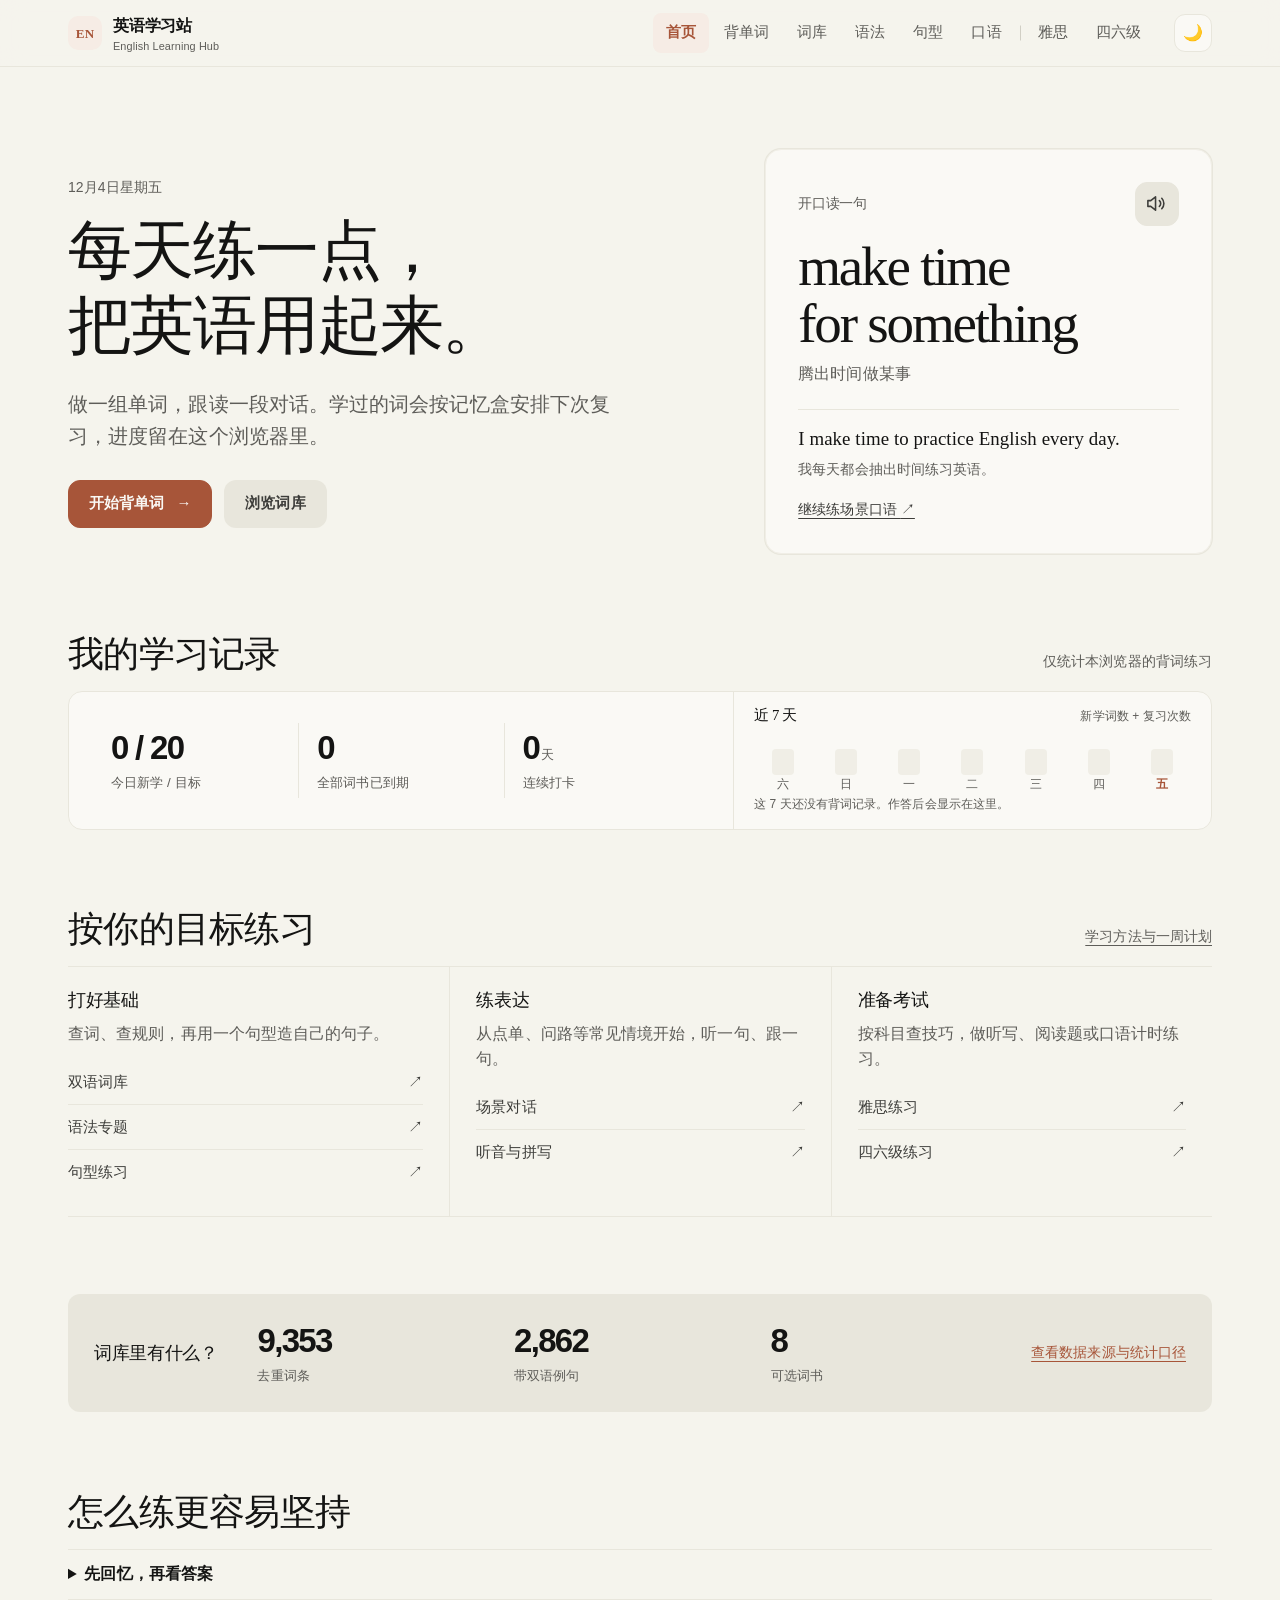
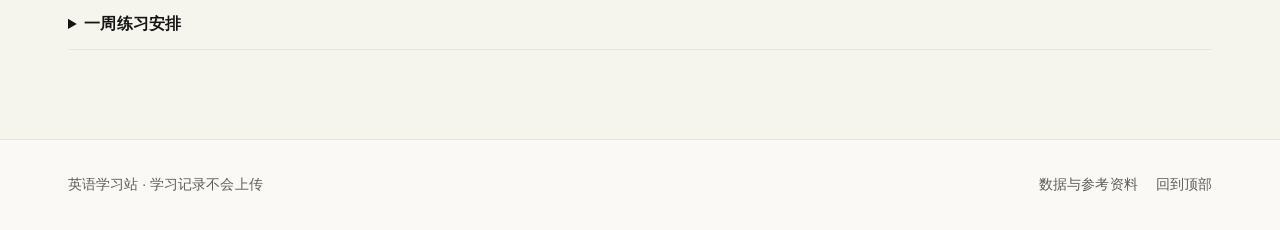
<file: index.html>
<!doctype html>
<html lang="zh-CN">
<head>
  <meta charset="utf-8">
  <meta name="viewport" content="width=device-width, initial-scale=1, viewport-fit=cover">
  <meta name="theme-color" content="#f5f4ed">
  <meta name="description" content="不用注册，从一组单词、一段跟读开始。双语词库、语法、口语、雅思和四六级练习。">
  <meta name="apple-mobile-web-app-title" content="英语学习站">
  <link rel="manifest" href="manifest.webmanifest">
  <link rel="icon" href="assets/icon.svg" type="image/svg+xml">
  <link rel="apple-touch-icon" href="assets/icon-180.png">
  <link rel="stylesheet" href="assets/css/style.css">
  <link rel="stylesheet" href="assets/css/studio.css">
  <title>英语学习站｜今日练习</title>
</head>
<body data-page="home">
<a class="skip-link" href="#content">跳到内容</a>
<header class="topbar" id="topbar">
  <div class="container topbar-inner">
    <a class="brand" href="index.html">
      <span class="brand-mark" aria-hidden="true">EN</span>
      <span>英语学习站<small lang="en">English Learning Hub</small></span>
    </a>
    <nav class="nav" id="mainNav" aria-label="主导航">
      <a href="index.html" class="active" aria-current="page">首页</a>
      <a href="memorize.html">背单词</a>
      <a href="vocabulary.html">词库</a>
      <a href="grammar.html">语法</a>
      <a href="sentences.html">句型</a>
      <a href="speaking.html">口语</a>
      <a href="ielts.html" class="nav-ielts nav-exam-start">雅思</a>
      <a href="cet.html" class="nav-ielts">四六级</a>
    </nav>
    <button class="icon-btn nav-toggle" type="button" id="navToggle" aria-label="打开菜单" aria-controls="mainNav" aria-expanded="false">☰</button>
    <button class="icon-btn" type="button" id="themeBtn" aria-label="切换主题">☾</button>
  </div>
</header>

<main id="content" class="studio">
  <div class="container">
    <section class="studio-hero" aria-labelledby="studio-title">
      <div class="studio-intro">
        <p class="studio-date"><time id="homeDate">今日自习</time></p>
        <h1 id="studio-title">每天练一点，<br>把英语用起来。</h1>
        <p class="studio-lead">做一组单词，跟读一段对话。学过的词会按记忆盒安排下次复习，进度留在这个浏览器里。</p>
        <div class="studio-actions">
          <a class="btn" id="homeStart" href="memorize.html">开始背单词 <span aria-hidden="true">→</span></a>
          <a class="btn studio-link" href="vocabulary.html">浏览词库</a>
        </div>
      </div>
      <aside class="studio-word" aria-labelledby="studio-word-label">
        <div class="studio-word-top">
          <h2 id="studio-word-label">开口读一句</h2>
          <button class="studio-speak" type="button" data-speak="I make time to practice English every day." aria-label="朗读英文例句" title="朗读英文例句">
            <svg aria-hidden="true" viewBox="0 0 24 24" fill="none" stroke="currentColor" stroke-width="1.65" stroke-linecap="round" stroke-linejoin="round"><path d="M11 5 6 9H3v6h3l5 4zM15 9a4 4 0 0 1 0 6m2.5-8.5a8 8 0 0 1 0 11"/></svg>
          </button>
        </div>
        <p class="studio-phrase" lang="en">make time<br> for something</p>
        <p class="studio-gloss">腾出时间做某事</p>
        <div class="studio-example">
          <p lang="en">I make time to practice English every day.</p>
          <p>我每天都会抽出时间练习英语。</p>
        </div>
        <a href="speaking.html">继续练场景口语 <span aria-hidden="true">↗</span></a>
      </aside>
    </section>

    <section class="studio-section" aria-labelledby="progress-title">
      <div class="studio-heading">
        <h2 id="progress-title">我的学习记录</h2>
        <p>仅统计本浏览器的背词练习</p>
      </div>
      <div class="studio-log">
        <dl class="studio-metrics">
          <div><dt>今日新学 / 目标</dt><dd id="homeLearned">—</dd></div>
          <div><dt>全部词书已到期</dt><dd id="homeDue">—</dd></div>
          <div><dt>连续打卡</dt><dd><span id="homeStreak">—</span><small> 天</small></dd></div>
        </dl>
        <div class="studio-week">
          <div class="studio-week-head"><h3>近 7 天</h3><span>新学词数 + 复习次数</span></div>
          <ol class="studio-days" id="homeWeek"></ol>
          <p id="homeWeekNote">作答后，记录会显示在这里。</p>
        </div>
      </div>
    </section>

    <section class="studio-section" aria-labelledby="paths-title">
      <div class="studio-heading">
        <h2 id="paths-title">按你的目标练习</h2>
        <a href="#methods">学习方法与一周计划</a>
      </div>
      <div class="studio-paths">
        <article>
          <h3>打好基础</h3>
          <p>查词、查规则，再用一个句型造自己的句子。</p>
          <ul><li><a href="vocabulary.html">双语词库 <span aria-hidden="true">↗</span></a></li><li><a href="grammar.html">语法专题 <span aria-hidden="true">↗</span></a></li><li><a href="sentences.html">句型练习 <span aria-hidden="true">↗</span></a></li></ul>
        </article>
        <article>
          <h3>练表达</h3>
          <p>从点单、问路等常见情境开始，听一句、跟一句。</p>
          <ul><li><a href="speaking.html">场景对话 <span aria-hidden="true">↗</span></a></li><li><a href="memorize.html">听音与拼写 <span aria-hidden="true">↗</span></a></li></ul>
        </article>
        <article>
          <h3>准备考试</h3>
          <p>按科目查技巧，做听写、阅读题或口语计时练习。</p>
          <ul><li><a href="ielts.html">雅思练习 <span aria-hidden="true">↗</span></a></li><li><a href="cet.html">四六级练习 <span aria-hidden="true">↗</span></a></li></ul>
        </article>
      </div>
    </section>

    <section class="studio-section studio-inventory" aria-labelledby="catalog-title">
      <h2 id="catalog-title">词库里有什么？</h2>
      <dl>
        <div><dt>去重词条</dt><dd id="statWords">—</dd></div>
        <div><dt>带双语例句</dt><dd id="statExamples">—</dd></div>
        <div><dt>可选词书</dt><dd id="statBooks">—</dd></div>
      </dl>
      <a href="sources.html">查看数据来源与统计口径</a>
    </section>

    <section class="studio-section" id="methods" aria-labelledby="methods-title">
      <div class="studio-heading"><h2 id="methods-title">怎么练更容易坚持</h2></div>
      <div class="studio-methods">
        <details>
          <summary>先回忆，再看答案</summary>
          <p>看到词先试着说出意思，再翻面核对。安排到期复习，把练习分散在不同天做。</p>
          <a href="memorize.html">试试卡片记忆</a> · <a href="sources.html#research">查看研究出处</a>
        </details>
        <details>
          <summary>一周练习安排</summary>
          <p>每天用约 10 分钟背词，先复习到期词。周一、三、五挑一段跟读；周二、四用一个句型造两句；周末挑容易忘的词练拼写。不用一次做完。</p>
        </details>
      </div>
    </section>
  </div>
</main>

<footer>
  <div class="container footer-inner">
    <div>英语学习站 · 学习记录不会上传</div>
    <div class="footer-links"><a href="sources.html">数据与参考资料</a><a href="#topbar">回到顶部</a></div>
  </div>
</footer>
<script src="assets/js/catalog-overview.js" defer></script>
<script src="assets/js/study-stats.js" defer></script>
<script src="assets/js/app.js" defer></script>
</body>
</html>
</file>
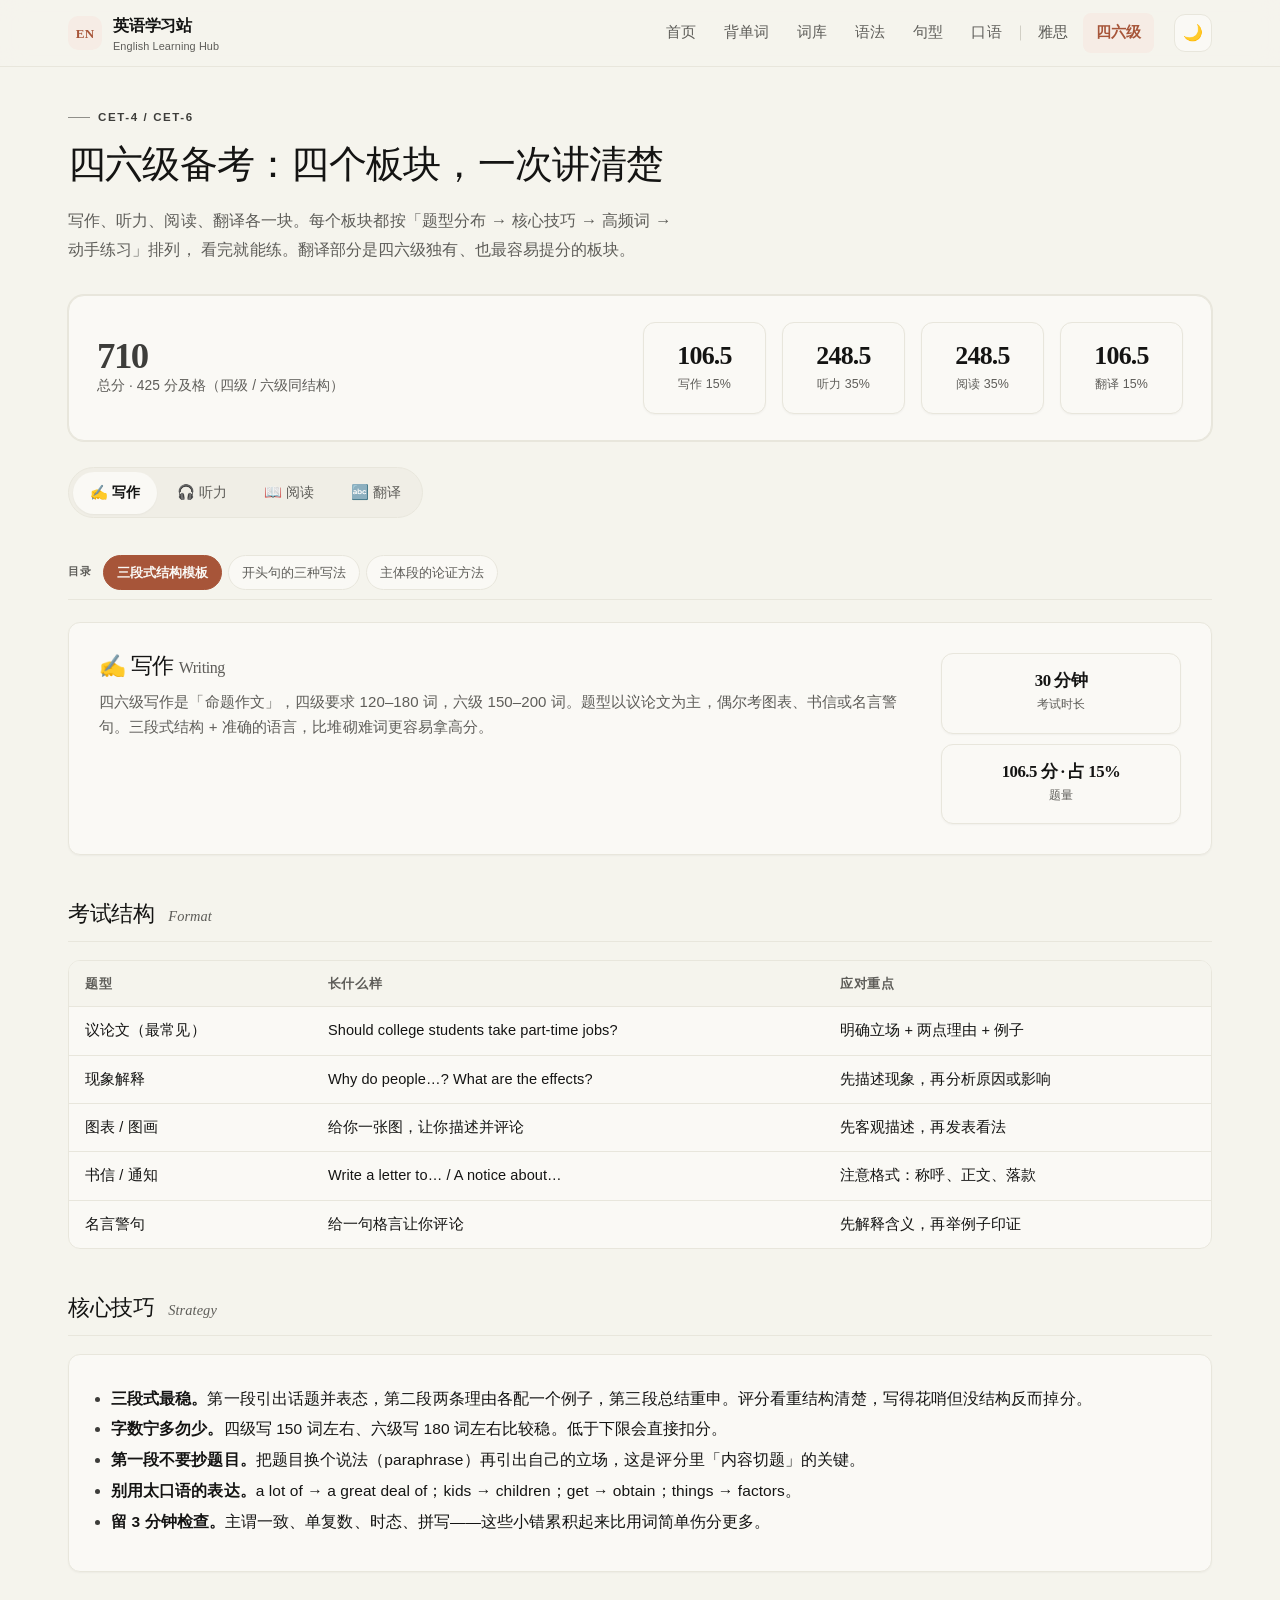
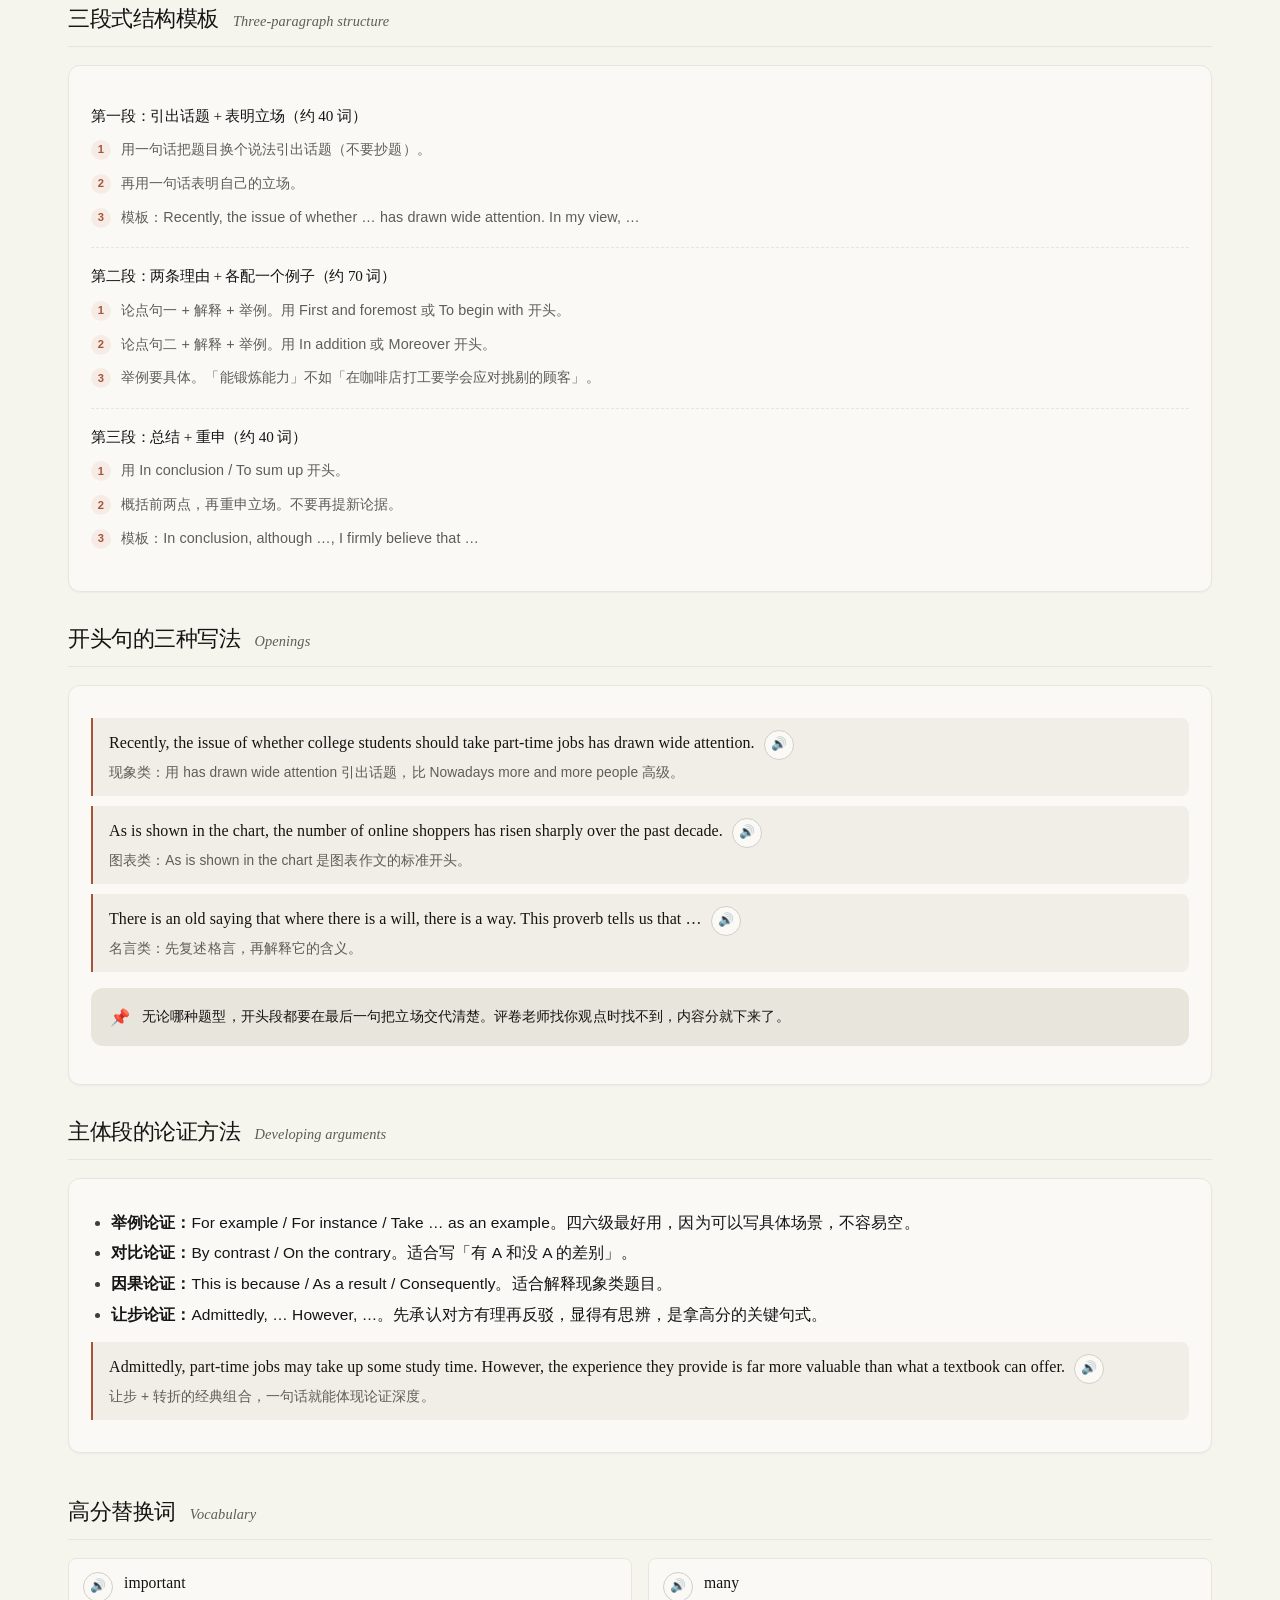
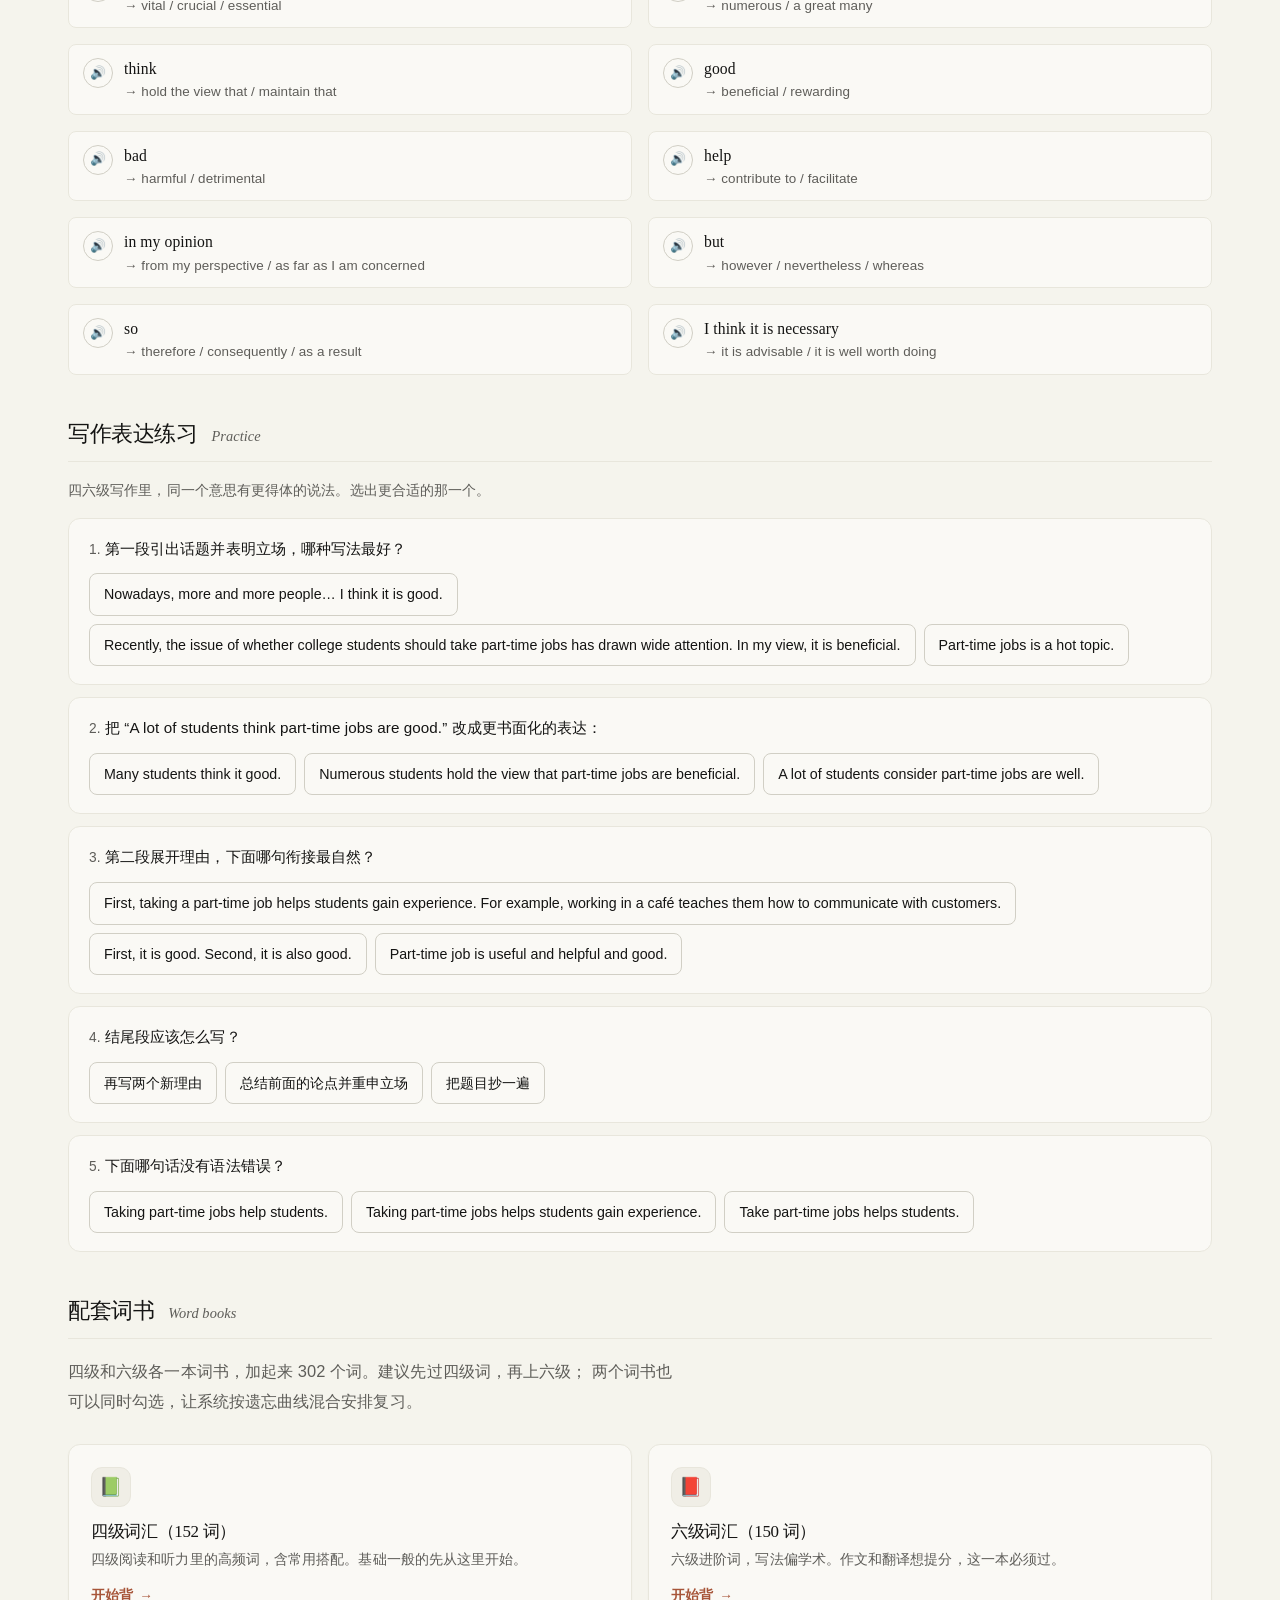
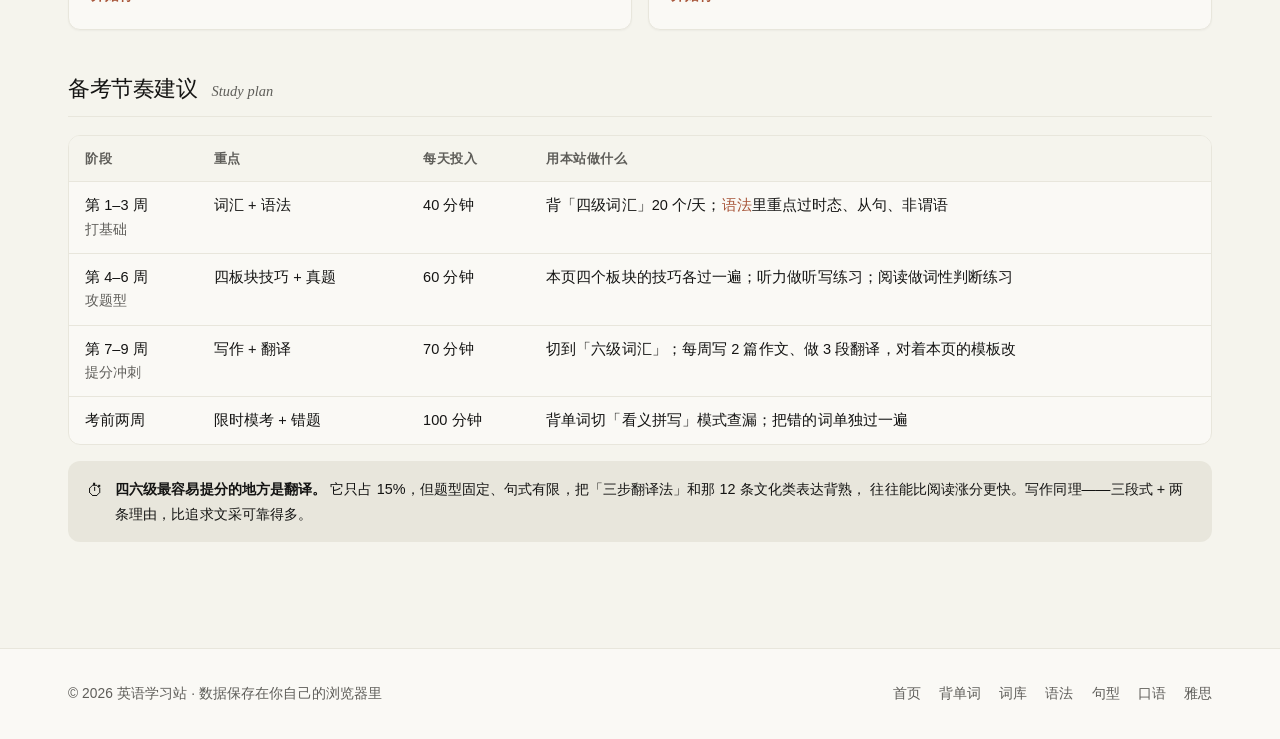
<file: cet.html>
<!DOCTYPE html>
<html lang="zh-CN">
<head>
<meta charset="UTF-8">
<meta name="viewport" content="width=device-width, initial-scale=1, viewport-fit=cover">
<meta name="format-detection" content="telephone=no,email=no,address=no">
<meta name="theme-color" content="#faf9f5">
<meta name="apple-mobile-web-app-capable" content="yes">
<meta name="apple-mobile-web-app-title" content="英语学习站">
<link rel="manifest" href="manifest.webmanifest">
<link rel="apple-touch-icon" href="assets/icon-180.png">
<title>四六级备考 · 写作 听力 阅读 翻译 · 英语学习站</title>
<meta name="description" content="大学英语四六级备考：写作、听力、阅读、翻译四个板块的题型解析、核心技巧、高频词与可动手的练习。">
<link rel="icon" href="assets/icon.svg" type="image/svg+xml">
<link rel="stylesheet" href="assets/css/style.css">
</head>
<body data-page="cet">

<header class="topbar" id="topbar">
  <div class="container topbar-inner">
    <a class="brand" href="index.html">
      <span class="brand-mark">EN</span>
      <span>英语学习站<small>English Learning Hub</small></span>
    </a>
    <nav class="nav" id="mainNav">
      <a href="index.html">首页</a>
      <a href="memorize.html">背单词</a>
      <a href="vocabulary.html">词库</a>
      <a href="grammar.html">语法</a>
      <a href="sentences.html">句型</a>
      <a href="speaking.html">口语</a>
      <a href="ielts.html" class="nav-ielts nav-exam-start">雅思</a>
      <a href="cet.html" class="nav-ielts active">四六级</a>
    </nav>
    <button class="icon-btn nav-toggle" id="navToggle" aria-label="打开菜单" aria-expanded="false">☰</button>
    <button class="icon-btn" id="themeBtn" aria-label="切换主题">🌙</button>
  </div>
</header>

<main>
  <div class="container">

    <div class="page-head">
      <span class="eyebrow">CET-4 / CET-6</span>
      <h1>四六级备考：四个板块，一次讲清楚</h1>
      <p class="lead">
        写作、听力、阅读、翻译各一块。每个板块都按「题型分布 → 核心技巧 → 高频词 → 动手练习」排列，
        看完就能练。翻译部分是四六级独有、也最容易提分的板块。
      </p>
    </div>

    <div class="ielts-head">
      <div>
        <div class="ielts-band">710</div>
        <div class="muted small">总分 · 425 分及格（四级 / 六级同结构）</div>
      </div>
      <div class="spacer"></div>
      <div class="grid grid-4 grid-stats" style="flex:1 1 380px;max-width:540px">
        <div class="stat-box"><b>106.5</b><span>写作 15%</span></div>
        <div class="stat-box"><b>248.5</b><span>听力 35%</span></div>
        <div class="stat-box"><b>248.5</b><span>阅读 35%</span></div>
        <div class="stat-box"><b>106.5</b><span>翻译 15%</span></div>
      </div>
    </div>

    <div class="tabs mb-3" id="cetTabs" role="tablist"></div>

    <div class="exam-body">
      <div class="section-nav" id="cetNav"></div>
      <div id="cetPanels"></div>
    </div>

    <div class="section-title">
      <h2>配套词书</h2>
      <span class="en">Word books</span>
    </div>
    <p class="lead mb-3">
      四级和六级各一本词书，加起来 302 个词。建议先过四级词，再上六级；
      两个词书也可以同时勾选，让系统按遗忘曲线混合安排复习。
    </p>
    <div class="grid grid-2">
      <a class="card module-card" href="memorize.html">
        <div class="mc-icon">📗</div>
        <h3>四级词汇（152 词）</h3>
        <p class="muted small mb-0">四级阅读和听力里的高频词，含常用搭配。基础一般的先从这里开始。</p>
        <span class="mc-go">开始背</span>
      </a>
      <a class="card module-card" href="memorize.html">
        <div class="mc-icon">📕</div>
        <h3>六级词汇（150 词）</h3>
        <p class="muted small mb-0">六级进阶词，写法偏学术。作文和翻译想提分，这一本必须过。</p>
        <span class="mc-go">开始背</span>
      </a>
    </div>

    <div class="section-title">
      <h2>备考节奏建议</h2>
      <span class="en">Study plan</span>
    </div>
    <div class="table-wrap">
      <table>
        <thead>
          <tr><th>阶段</th><th>重点</th><th>每天投入</th><th>用本站做什么</th></tr>
        </thead>
        <tbody>
          <tr>
            <td>第 1–3 周<br><span class="muted small">打基础</span></td>
            <td>词汇 + 语法</td>
            <td>40 分钟</td>
            <td>背「四级词汇」20 个/天；<a href="grammar.html">语法</a>里重点过时态、从句、非谓语</td>
          </tr>
          <tr>
            <td>第 4–6 周<br><span class="muted small">攻题型</span></td>
            <td>四板块技巧 + 真题</td>
            <td>60 分钟</td>
            <td>本页四个板块的技巧各过一遍；听力做听写练习；阅读做词性判断练习</td>
          </tr>
          <tr>
            <td>第 7–9 周<br><span class="muted small">提分冲刺</span></td>
            <td>写作 + 翻译</td>
            <td>70 分钟</td>
            <td>切到「六级词汇」；每周写 2 篇作文、做 3 段翻译，对着本页的模板改</td>
          </tr>
          <tr>
            <td>考前两周</td>
            <td>限时模考 + 错题</td>
            <td>100 分钟</td>
            <td>背单词切「看义拼写」模式查漏；把错的词单独过一遍</td>
          </tr>
        </tbody>
      </table>
    </div>

    <div class="notice notice-brass mt-3">
      <span class="ico">⏱</span>
      <span>
        <b>四六级最容易提分的地方是翻译。</b>
        它只占 15%，但题型固定、句式有限，把「三步翻译法」和那 12 条文化类表达背熟，
        往往能比阅读涨分更快。写作同理——三段式 + 两条理由，比追求文采可靠得多。
      </span>
    </div>

  </div>
</main>

<footer>
  <div class="container footer-inner">
    <div>© 2026 英语学习站 · 数据保存在你自己的浏览器里</div>
    <div class="footer-links">
      <a href="index.html">首页</a>
      <a href="memorize.html">背单词</a>
      <a href="vocabulary.html">词库</a>
      <a href="grammar.html">语法</a>
      <a href="sentences.html">句型</a>
      <a href="speaking.html">口语</a>
      <a href="ielts.html">雅思</a>
    </div>
  </div>
</footer>

<script src="assets/js/data.js"></script>
<script src="assets/js/app.js"></script>
</body>
</html>
</file>
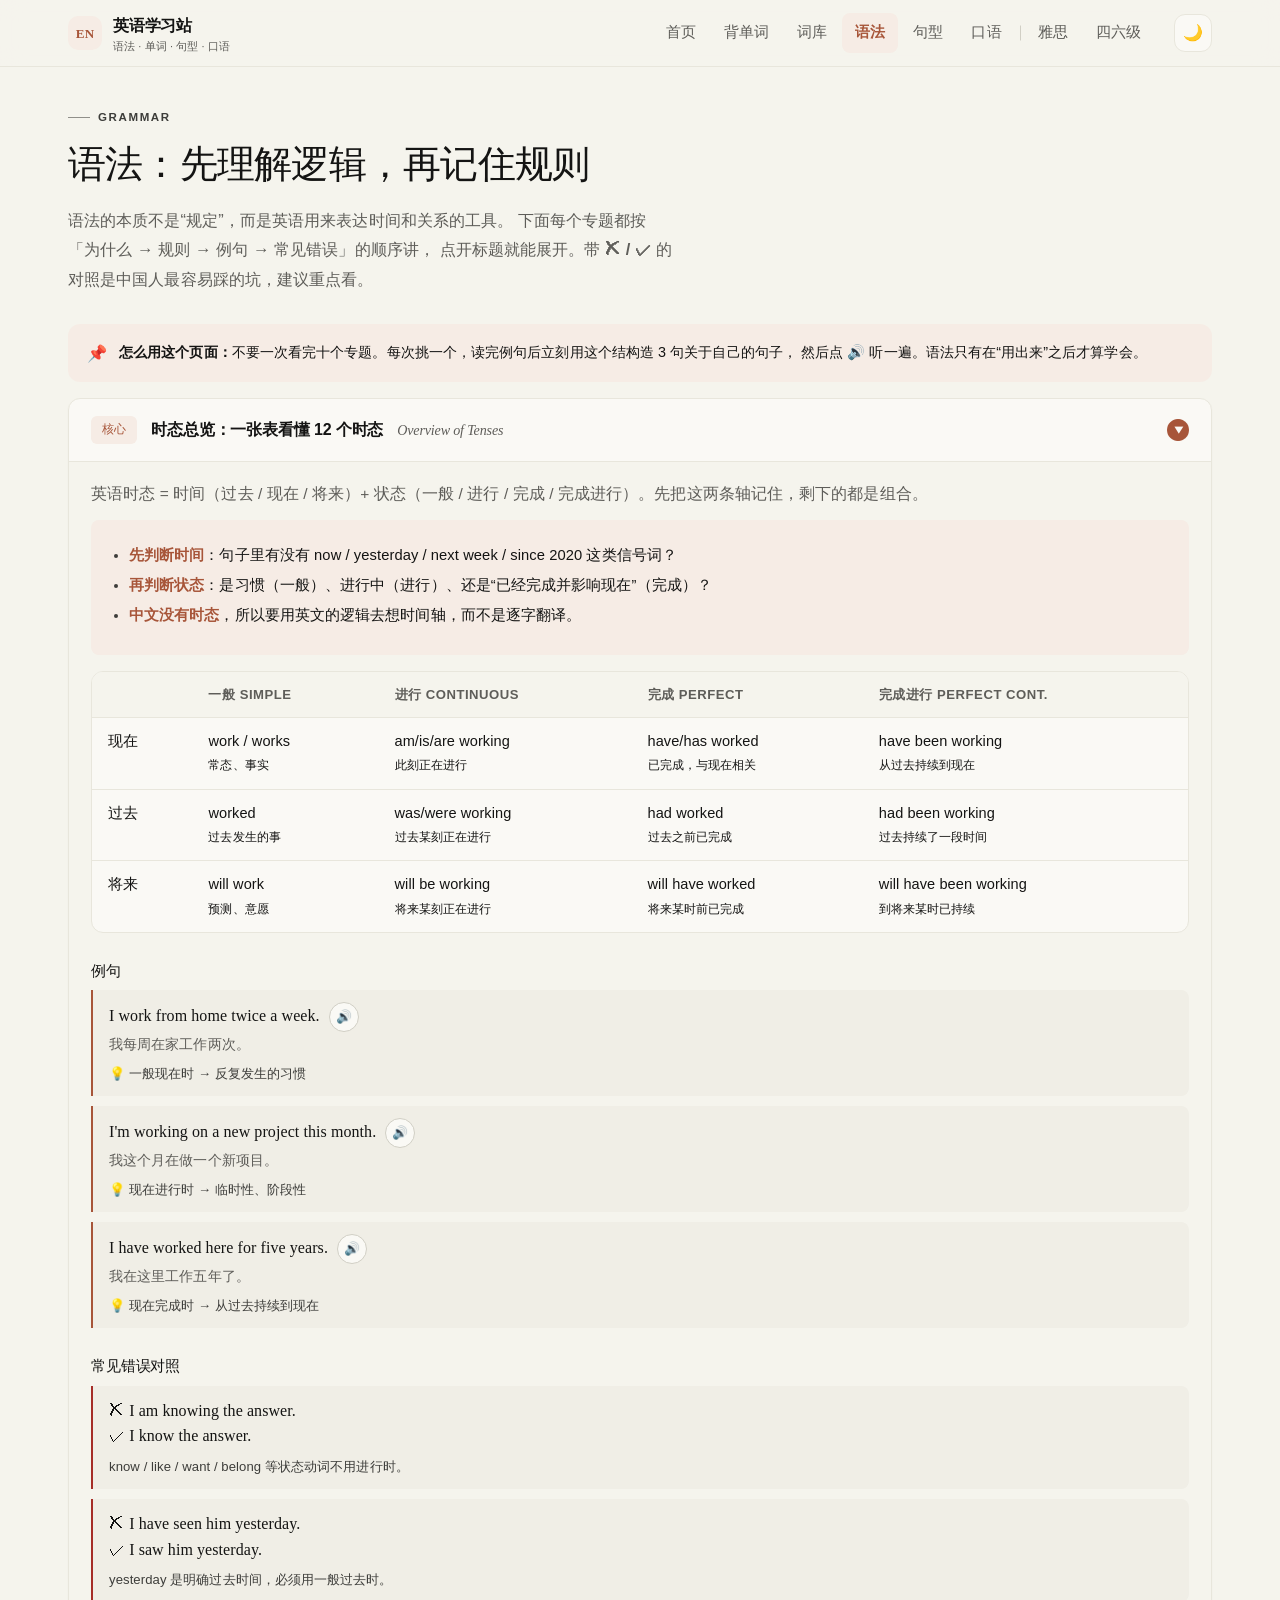
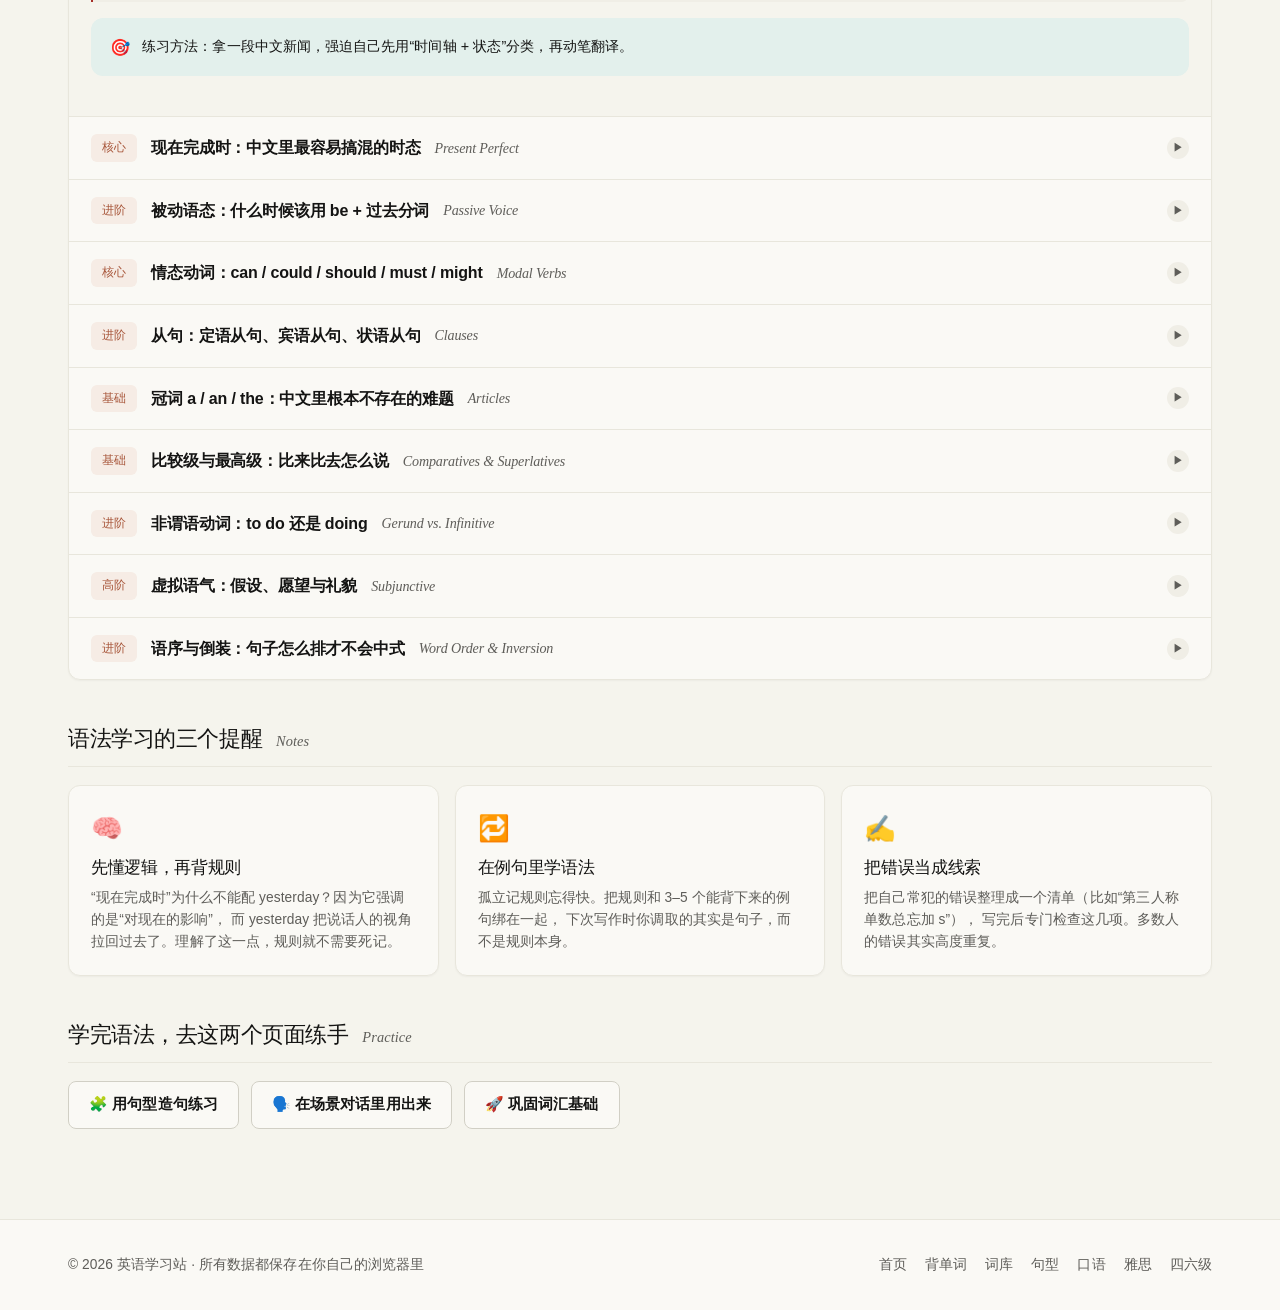
<file: grammar.html>
<!DOCTYPE html>
<html lang="zh-CN">
<head>
<meta charset="UTF-8">
<meta name="viewport" content="width=device-width, initial-scale=1, viewport-fit=cover">
<meta name="format-detection" content="telephone=no,email=no,address=no">
<meta name="theme-color" content="#faf9f5">
<meta name="apple-mobile-web-app-capable" content="yes">
<meta name="apple-mobile-web-app-title" content="英语学习站">
<link rel="manifest" href="manifest.webmanifest">
<link rel="apple-touch-icon" href="assets/icon-180.png">
<title>英语语法 · 英语学习站</title>
<meta name="description" content="系统英语语法讲解：时态、被动语态、情态动词、从句、冠词、比较级、非谓语动词、虚拟语气、语序倒装，含例句与常见错误对照。">
<link rel="icon" href="data:image/svg+xml,%3Csvg xmlns='http://www.w3.org/2000/svg' viewBox='0 0 64 64'%3E%3Crect width='64' height='64' rx='14' fill='%234f46e5'/%3E%3Ctext x='32' y='44' font-size='30' font-family='Arial' font-weight='bold' fill='white' text-anchor='middle'%3EEN%3C/text%3E%3C/svg%3E">
<link rel="stylesheet" href="assets/css/style.css">
</head>
<body data-page="grammar">

<header class="topbar" id="topbar">
  <div class="container topbar-inner">
    <a class="brand" href="index.html">
      <span class="brand-mark">EN</span>
      <span>英语学习站<small>语法 · 单词 · 句型 · 口语</small></span>
    </a>
    <nav class="nav" id="mainNav">
      <a href="index.html">首页</a>
      <a href="memorize.html">背单词</a>
      <a href="vocabulary.html">词库</a>
      <a href="grammar.html" class="active">语法</a>
      <a href="sentences.html">句型</a>
      <a href="speaking.html">口语</a>
      <a href="ielts.html" class="nav-ielts nav-exam-start">雅思</a>
      <a href="cet.html" class="nav-ielts">四六级</a>
    </nav>
    <button class="icon-btn nav-toggle" id="navToggle" aria-label="打开菜单" aria-expanded="false">☰</button>
    <button class="icon-btn" id="themeBtn" aria-label="切换主题">🌙</button>
  </div>
</header>

<main>
  <div class="container">

    <div class="page-head">
      <span class="eyebrow">Grammar</span>
      <h1>语法：先理解逻辑，再记住规则</h1>
      <p class="lead">
        语法的本质不是“规定”，而是英语用来表达时间和关系的工具。
        下面每个专题都按「为什么 → 规则 → 例句 → 常见错误」的顺序讲，
        点开标题就能展开。带 <b>✗ / ✓</b> 的对照是中国人最容易踩的坑，建议重点看。
      </p>
    </div>

    <div class="notice notice-info mb-3">
      <span class="ico">📌</span>
      <span>
        <b>怎么用这个页面：</b>不要一次看完十个专题。每次挑一个，读完例句后立刻用这个结构造 3 句关于自己的句子，
        然后点 🔊 听一遍。语法只有在“用出来”之后才算学会。
      </span>
    </div>

    <div class="accordion" id="grammarList">
      <!-- 由 app.js 渲染 -->
    </div>

    <div class="section-title">
      <h2>语法学习的三个提醒</h2>
      <span class="en">Notes</span>
    </div>

    <div class="grid grid-3">
      <article class="card">
        <div style="font-size:1.6rem">🧠</div>
        <h3 class="mt-1">先懂逻辑，再背规则</h3>
        <p class="muted small mb-0">
          “现在完成时”为什么不能配 yesterday？因为它强调的是“对现在的影响”，
          而 yesterday 把说话人的视角拉回过去了。理解了这一点，规则就不需要死记。
        </p>
      </article>
      <article class="card">
        <div style="font-size:1.6rem">🔁</div>
        <h3 class="mt-1">在例句里学语法</h3>
        <p class="muted small mb-0">
          孤立记规则忘得快。把规则和 3–5 个能背下来的例句绑在一起，
          下次写作时你调取的其实是句子，而不是规则本身。
        </p>
      </article>
      <article class="card">
        <div style="font-size:1.6rem">✍️</div>
        <h3 class="mt-1">把错误当成线索</h3>
        <p class="muted small mb-0">
          把自己常犯的错误整理成一个清单（比如“第三人称单数总忘加 s”），
          写完后专门检查这几项。多数人的错误其实高度重复。
        </p>
      </article>
    </div>

    <div class="section-title">
      <h2>学完语法，去这两个页面练手</h2>
      <span class="en">Practice</span>
    </div>
    <div class="row">
      <a class="btn btn-ghost" href="sentences.html">🧩 用句型造句练习</a>
      <a class="btn btn-ghost" href="speaking.html">🗣️ 在场景对话里用出来</a>
      <a class="btn btn-ghost" href="memorize.html">🚀 巩固词汇基础</a>
    </div>

  </div>
</main>

<footer>
  <div class="container footer-inner">
    <div>© 2026 英语学习站 · 所有数据都保存在你自己的浏览器里</div>
    <div class="footer-links">
      <a href="index.html">首页</a>
      <a href="memorize.html">背单词</a>
      <a href="vocabulary.html">词库</a>
      <a href="sentences.html">句型</a>
      <a href="speaking.html">口语</a>
      <a href="ielts.html">雅思</a>
      <a href="cet.html">四六级</a>
    </div>
  </div>
</footer>

<script src="assets/js/data.js"></script>
<script src="assets/js/app.js"></script>
</body>
</html>
</file>
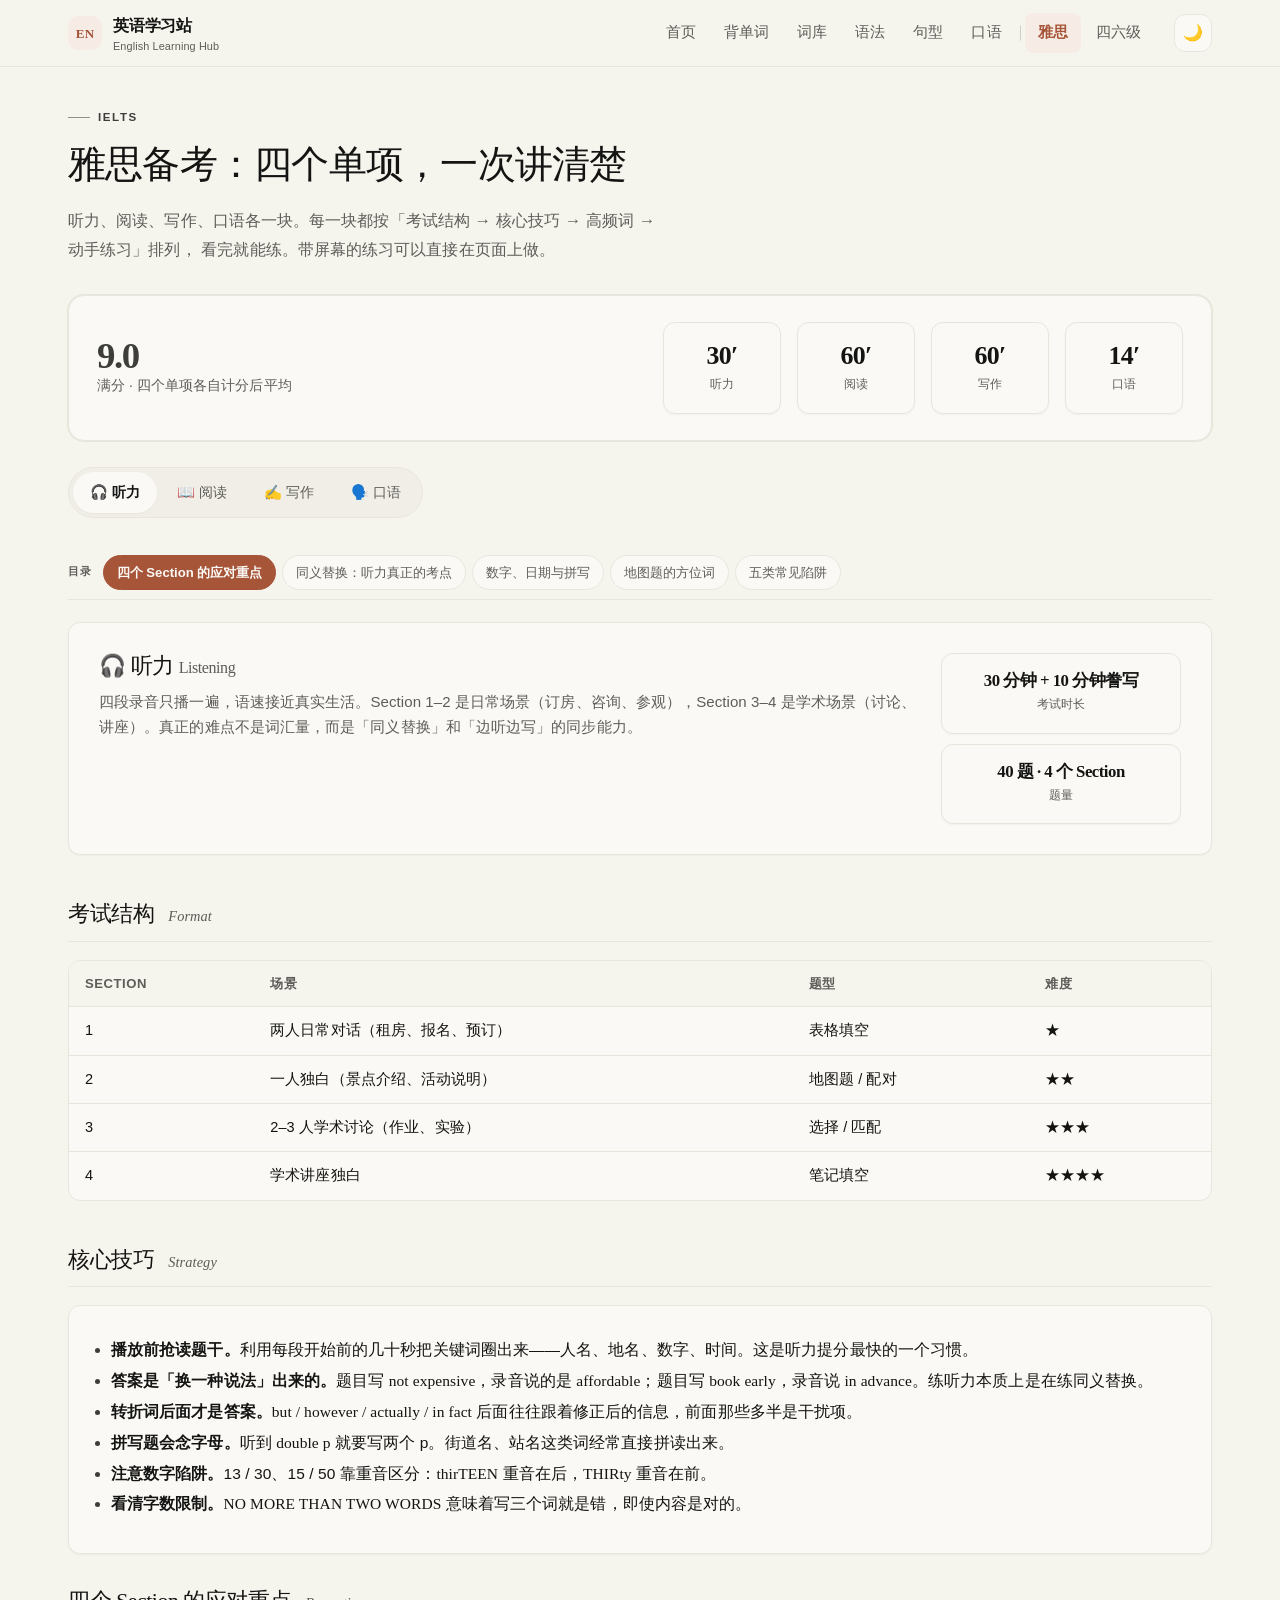
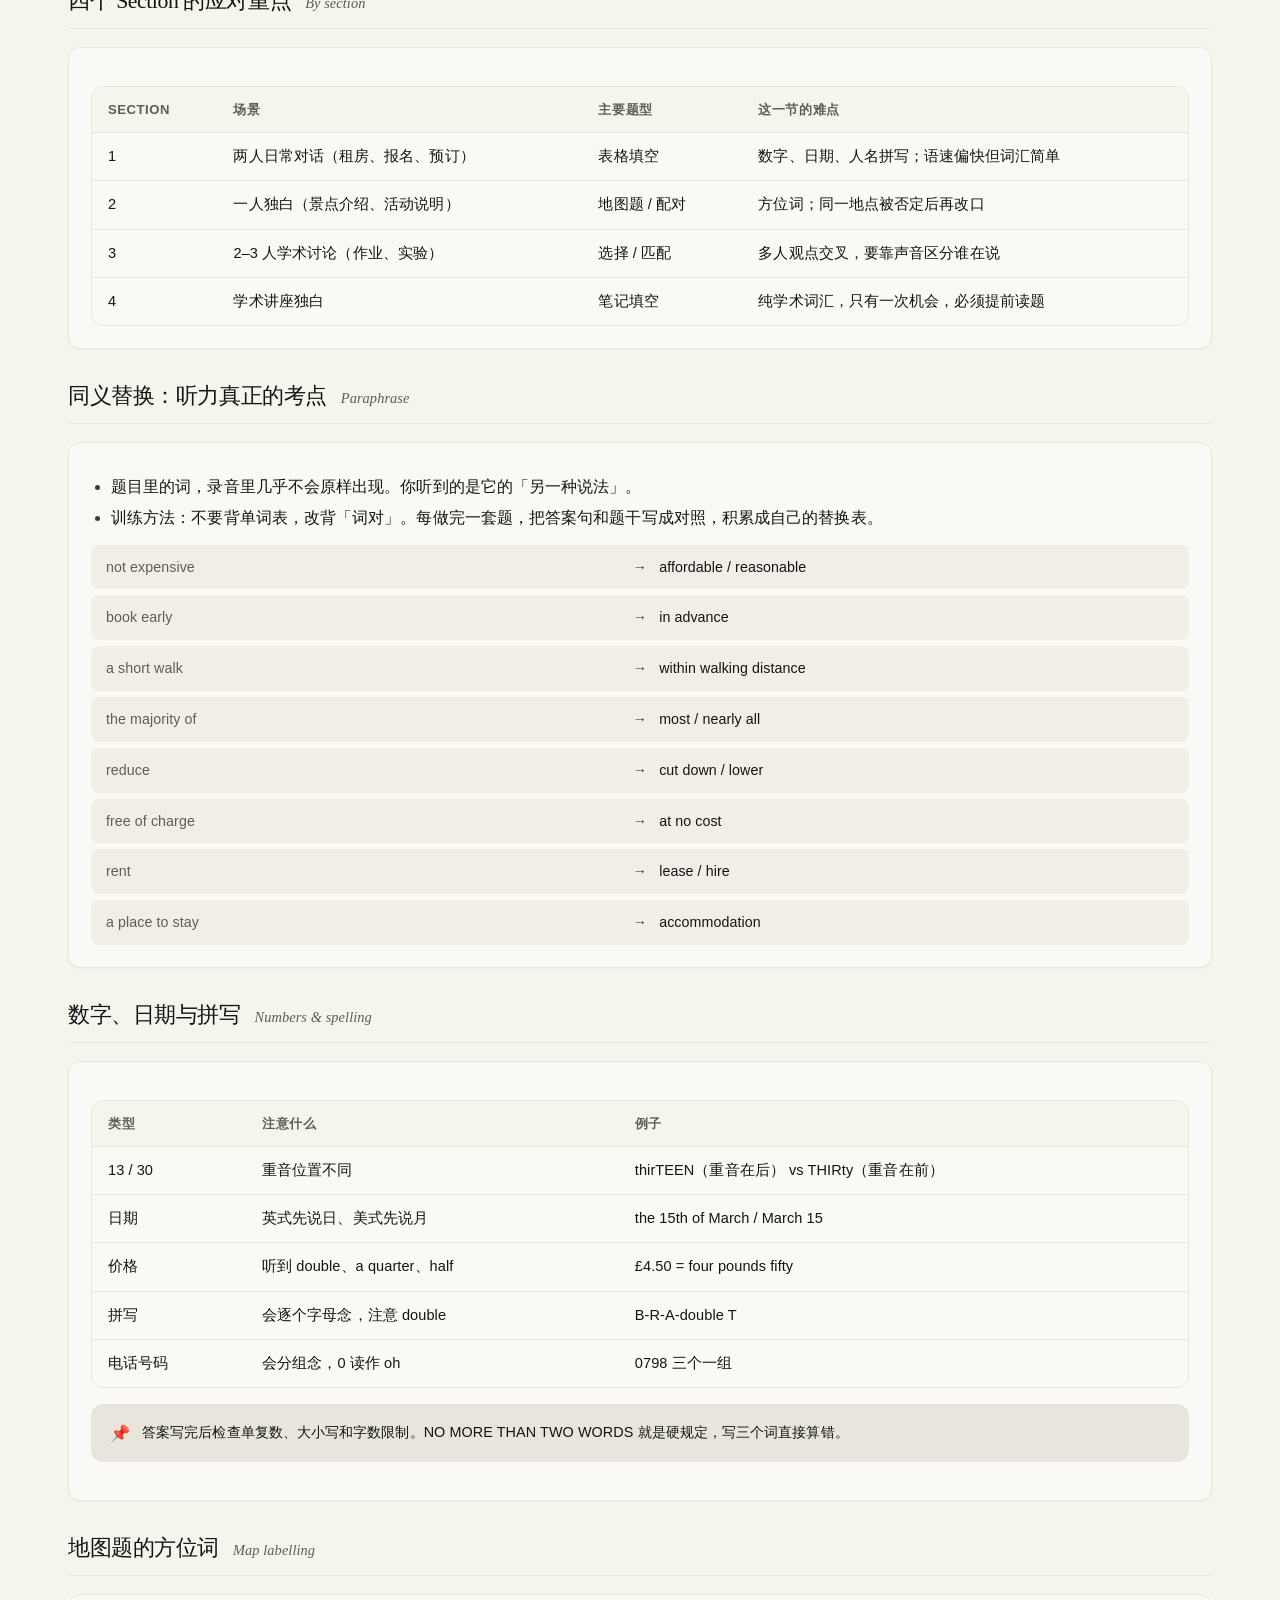
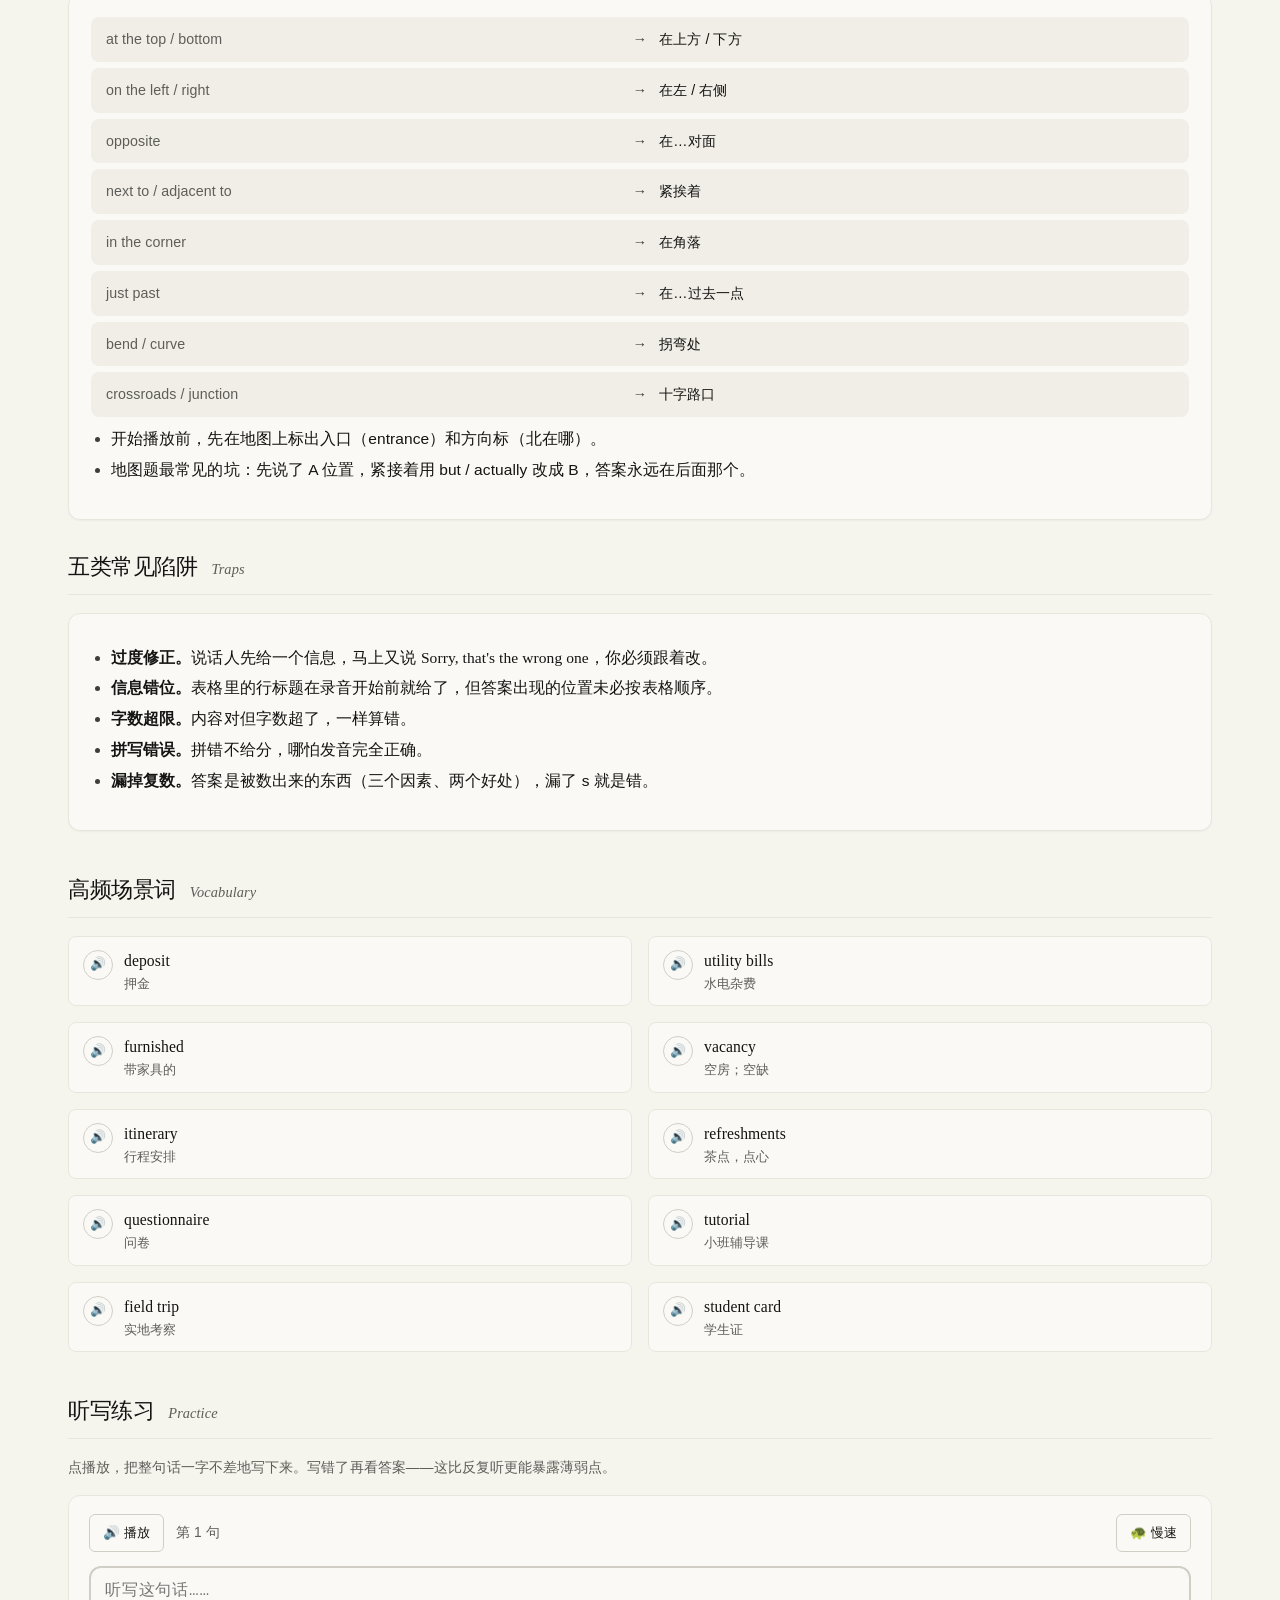
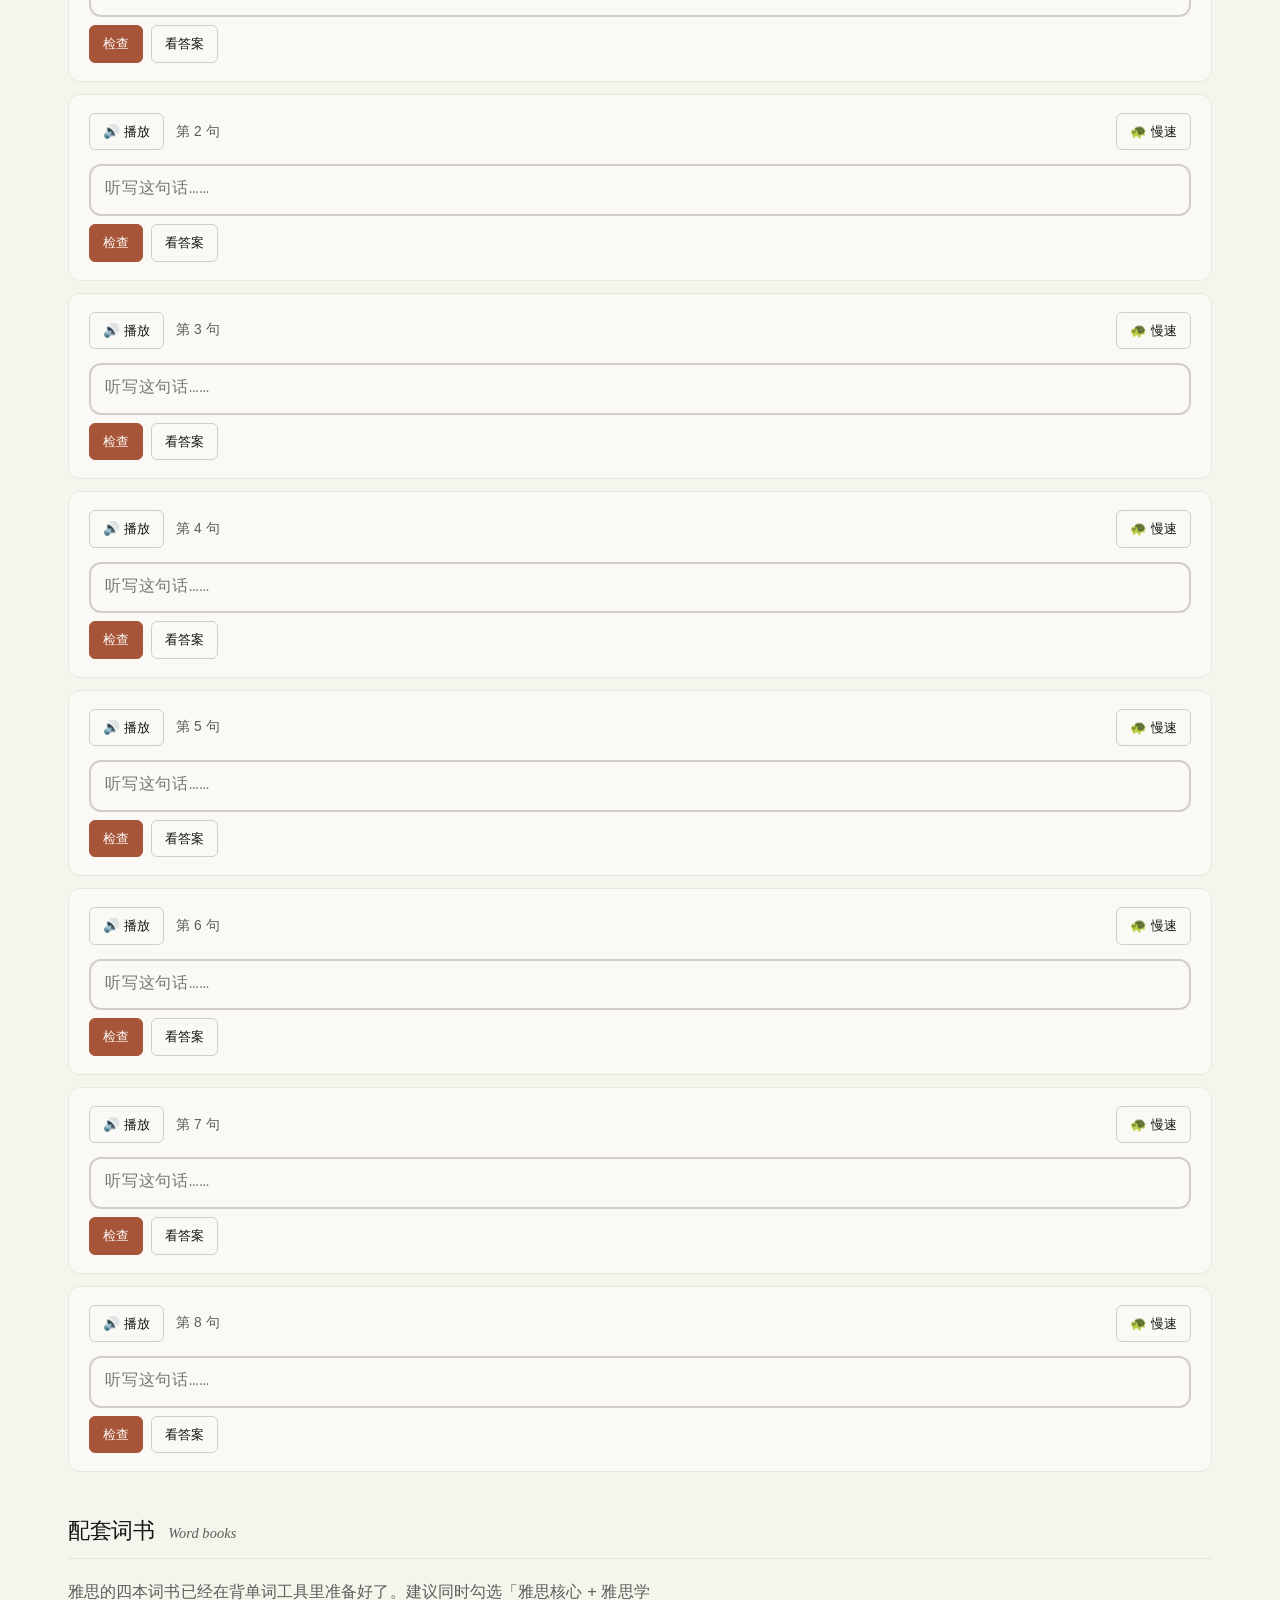
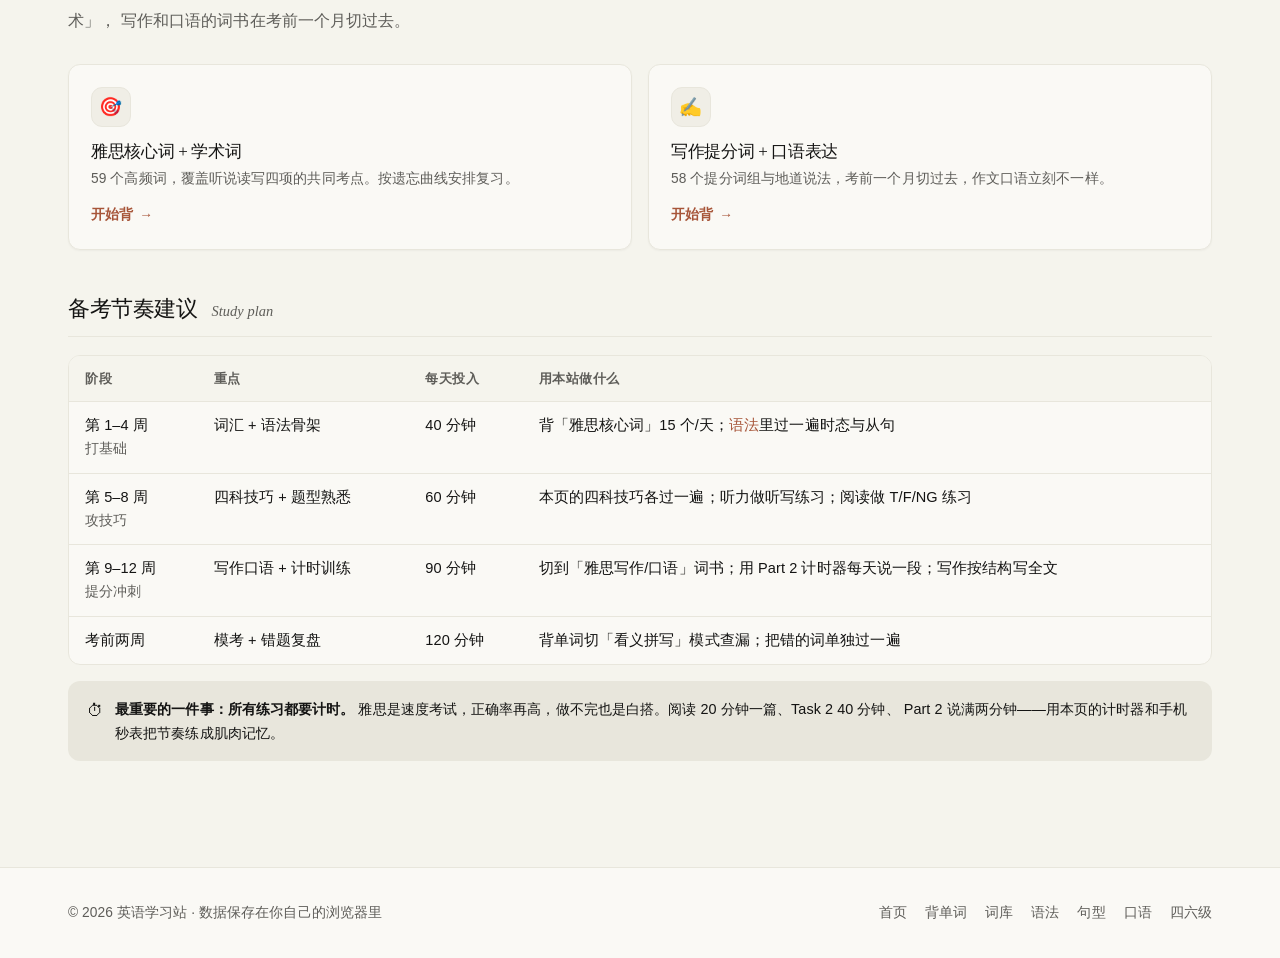
<file: ielts.html>
<!DOCTYPE html>
<html lang="zh-CN">
<head>
<meta charset="UTF-8">
<meta name="viewport" content="width=device-width, initial-scale=1, viewport-fit=cover">
<meta name="format-detection" content="telephone=no,email=no,address=no">
<meta name="theme-color" content="#faf9f5">
<meta name="apple-mobile-web-app-capable" content="yes">
<meta name="apple-mobile-web-app-title" content="英语学习站">
<link rel="manifest" href="manifest.webmanifest">
<link rel="apple-touch-icon" href="assets/icon-180.png">
<title>雅思备考 · 听力 阅读 写作 口语 · 英语学习站</title>
<meta name="description" content="雅思四个单项备考：听力、阅读、写作、口语的考试结构、核心技巧、高频词与可动手的练习（听写、判断题、口语计时器）。">
<link rel="icon" href="assets/icon.svg" type="image/svg+xml">
<link rel="stylesheet" href="assets/css/style.css">
</head>
<body data-page="ielts">

<header class="topbar" id="topbar">
  <div class="container topbar-inner">
    <a class="brand" href="index.html">
      <span class="brand-mark">EN</span>
      <span>英语学习站<small>English Learning Hub</small></span>
    </a>
    <nav class="nav" id="mainNav">
      <a href="index.html">首页</a>
      <a href="memorize.html">背单词</a>
      <a href="vocabulary.html">词库</a>
      <a href="grammar.html">语法</a>
      <a href="sentences.html">句型</a>
      <a href="speaking.html">口语</a>
      <a href="ielts.html" class="active nav-ielts nav-exam-start">雅思</a>
      <a href="cet.html" class="nav-ielts">四六级</a>
    </nav>
    <button class="icon-btn nav-toggle" id="navToggle" aria-label="打开菜单" aria-expanded="false">☰</button>
    <button class="icon-btn" id="themeBtn" aria-label="切换主题">🌙</button>
  </div>
</header>

<main>
  <div class="container">

    <div class="page-head">
      <span class="eyebrow">IELTS</span>
      <h1>雅思备考：四个单项，一次讲清楚</h1>
      <p class="lead">
        听力、阅读、写作、口语各一块。每一块都按「考试结构 → 核心技巧 → 高频词 → 动手练习」排列，
        看完就能练。带屏幕的练习可以直接在页面上做。
      </p>
    </div>

    <div class="ielts-head">
      <div>
        <div class="ielts-band">9.0</div>
        <div class="muted small">满分 · 四个单项各自计分后平均</div>
      </div>
      <div class="spacer"></div>
      <div class="grid grid-4 grid-stats" style="flex:1 1 380px;max-width:520px">
        <div class="stat-box"><b>30′</b><span>听力</span></div>
        <div class="stat-box"><b>60′</b><span>阅读</span></div>
        <div class="stat-box"><b>60′</b><span>写作</span></div>
        <div class="stat-box"><b>14′</b><span>口语</span></div>
      </div>
    </div>

    <div class="tabs mb-3" id="ieltsTabs" role="tablist"></div>

    <div class="exam-body">
      <div class="section-nav" id="ieltsNav"></div>
      <div id="ieltsPanels"></div>
    </div>

    <div class="section-title">
      <h2>配套词书</h2>
      <span class="en">Word books</span>
    </div>
    <p class="lead mb-3">
      雅思的四本词书已经在背单词工具里准备好了。建议同时勾选「雅思核心 + 雅思学术」，
      写作和口语的词书在考前一个月切过去。
    </p>
    <div class="grid grid-2">
      <a class="card module-card" href="memorize.html">
        <div class="mc-icon">🎯</div>
        <h3>雅思核心词 + 学术词</h3>
        <p class="muted small mb-0">59 个高频词，覆盖听说读写四项的共同考点。按遗忘曲线安排复习。</p>
        <span class="mc-go">开始背</span>
      </a>
      <a class="card module-card" href="memorize.html">
        <div class="mc-icon">✍️</div>
        <h3>写作提分词 + 口语表达</h3>
        <p class="muted small mb-0">58 个提分词组与地道说法，考前一个月切过去，作文口语立刻不一样。</p>
        <span class="mc-go">开始背</span>
      </a>
    </div>

    <div class="section-title">
      <h2>备考节奏建议</h2>
      <span class="en">Study plan</span>
    </div>
    <div class="table-wrap">
      <table>
        <thead>
          <tr><th>阶段</th><th>重点</th><th>每天投入</th><th>用本站做什么</th></tr>
        </thead>
        <tbody>
          <tr>
            <td>第 1–4 周<br><span class="muted small">打基础</span></td>
            <td>词汇 + 语法骨架</td>
            <td>40 分钟</td>
            <td>背「雅思核心词」15 个/天；<a href="grammar.html">语法</a>里过一遍时态与从句</td>
          </tr>
          <tr>
            <td>第 5–8 周<br><span class="muted small">攻技巧</span></td>
            <td>四科技巧 + 题型熟悉</td>
            <td>60 分钟</td>
            <td>本页的四科技巧各过一遍；听力做听写练习；阅读做 T/F/NG 练习</td>
          </tr>
          <tr>
            <td>第 9–12 周<br><span class="muted small">提分冲刺</span></td>
            <td>写作口语 + 计时训练</td>
            <td>90 分钟</td>
            <td>切到「雅思写作/口语」词书；用 Part 2 计时器每天说一段；写作按结构写全文</td>
          </tr>
          <tr>
            <td>考前两周</td>
            <td>模考 + 错题复盘</td>
            <td>120 分钟</td>
            <td>背单词切「看义拼写」模式查漏；把错的词单独过一遍</td>
          </tr>
        </tbody>
      </table>
    </div>

    <div class="notice notice-brass mt-3">
      <span class="ico">⏱</span>
      <span>
        <b>最重要的一件事：所有练习都要计时。</b>
        雅思是速度考试，正确率再高，做不完也是白搭。阅读 20 分钟一篇、Task 2 40 分钟、
        Part 2 说满两分钟——用本页的计时器和手机秒表把节奏练成肌肉记忆。
      </span>
    </div>

  </div>
</main>

<footer>
  <div class="container footer-inner">
    <div>© 2026 英语学习站 · 数据保存在你自己的浏览器里</div>
    <div class="footer-links">
      <a href="index.html">首页</a>
      <a href="memorize.html">背单词</a>
      <a href="vocabulary.html">词库</a>
      <a href="grammar.html">语法</a>
      <a href="sentences.html">句型</a>
      <a href="speaking.html">口语</a>
      <a href="cet.html">四六级</a>
    </div>
  </div>
</footer>

<script src="assets/js/data.js"></script>
<script src="assets/js/app.js"></script>
</body>
</html>
</file>
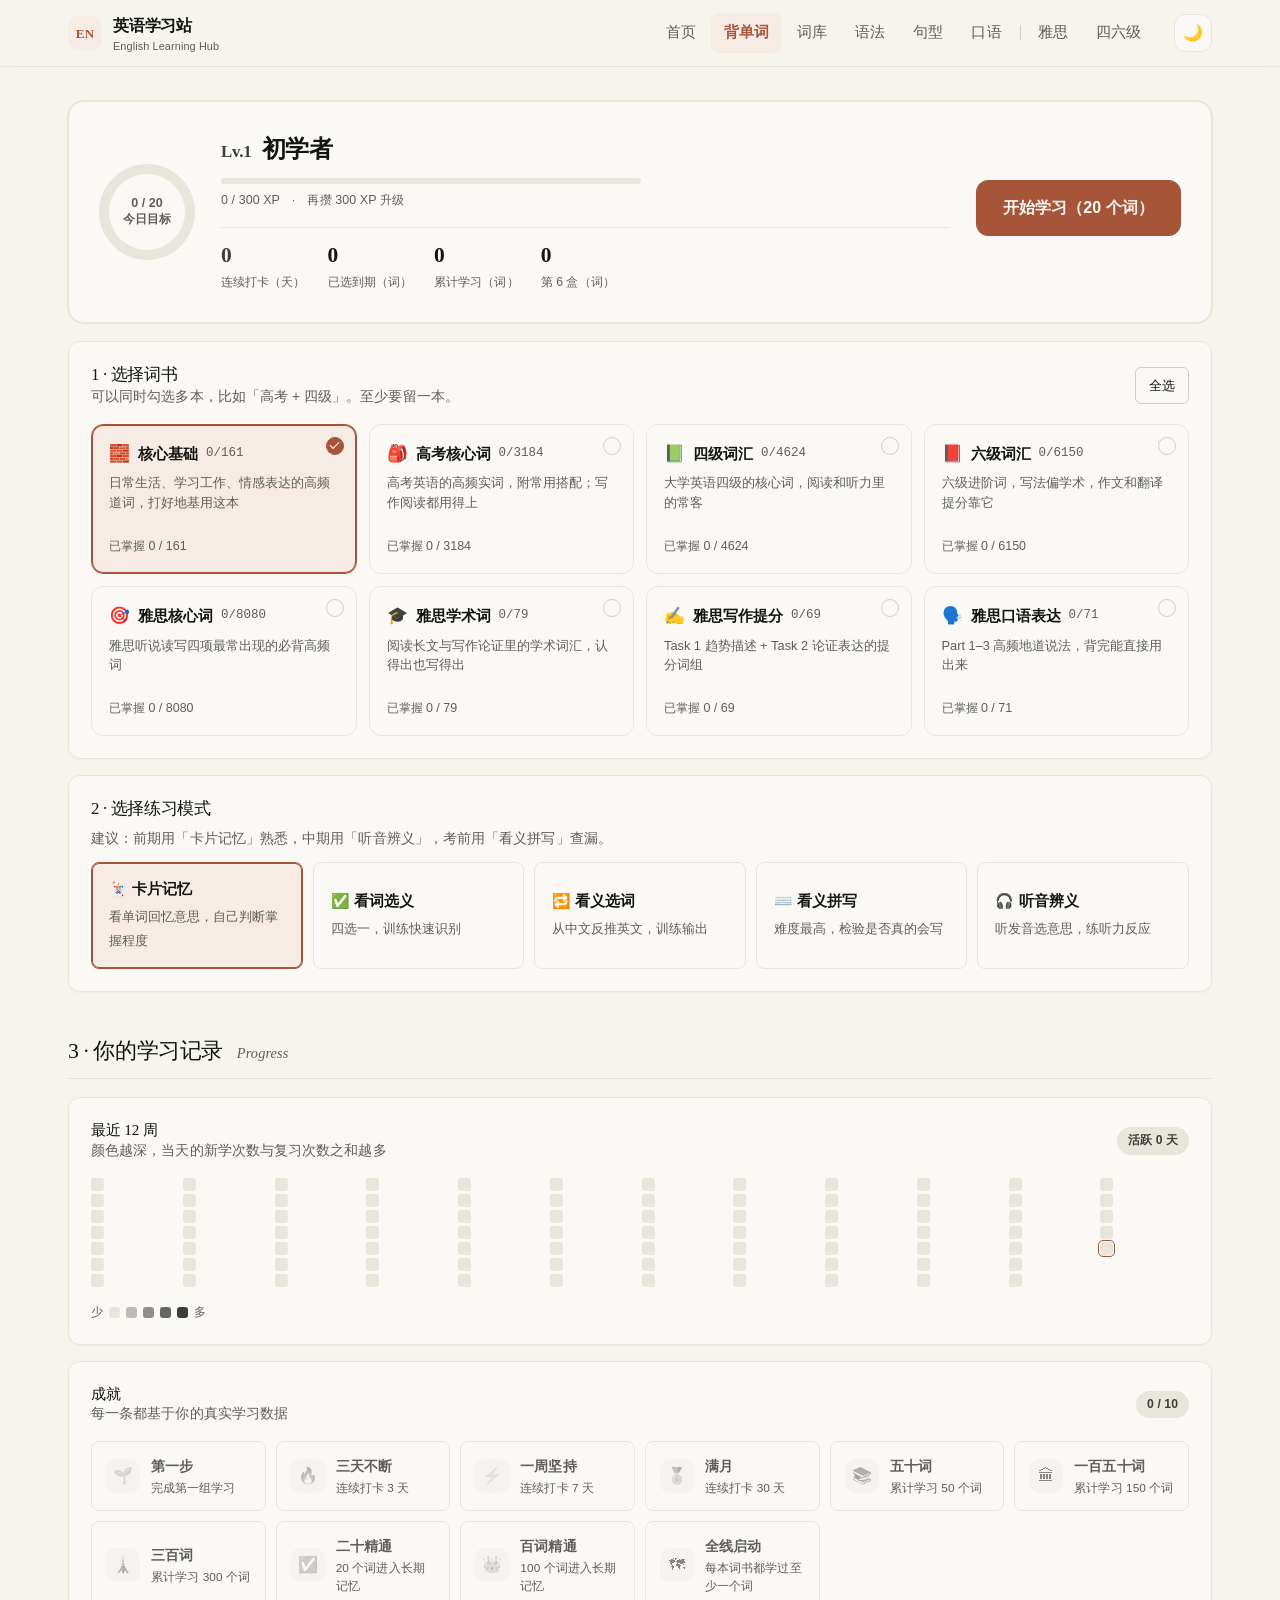
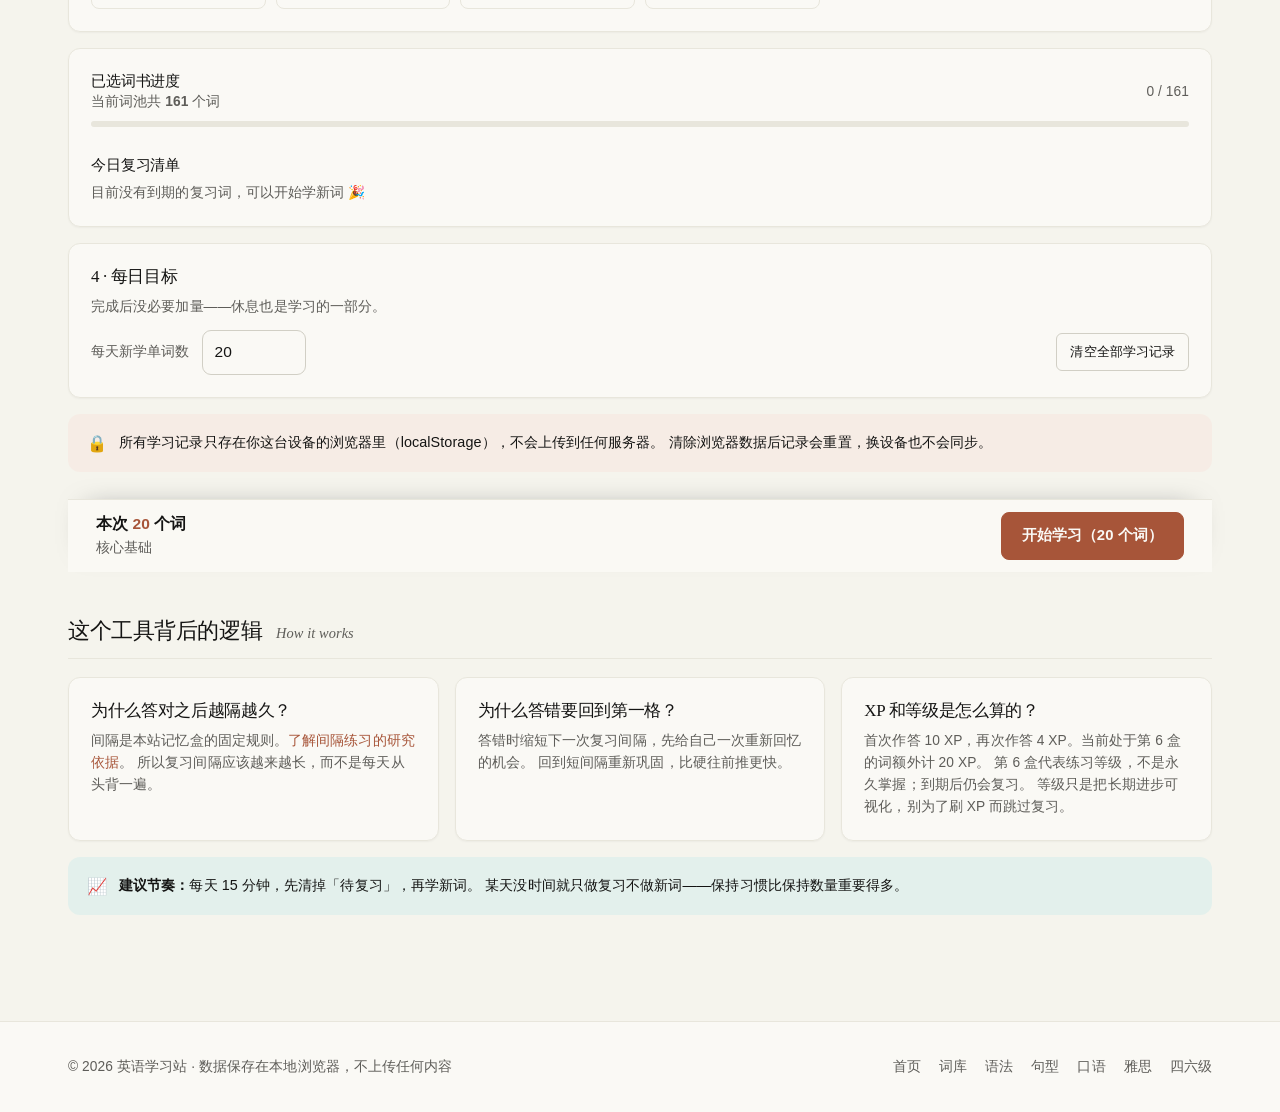
<file: memorize.html>
<!DOCTYPE html>
<html lang="zh-CN">
<head>
<meta charset="UTF-8">
<meta name="viewport" content="width=device-width, initial-scale=1, viewport-fit=cover">
<meta name="format-detection" content="telephone=no,email=no,address=no">
<meta name="theme-color" content="#faf9f5">
<meta name="apple-mobile-web-app-capable" content="yes">
<meta name="apple-mobile-web-app-title" content="英语学习站">
<link rel="manifest" href="manifest.webmanifest">
<link rel="apple-touch-icon" href="assets/icon-180.png">
<title>背单词 · 英语学习站</title>
<meta name="description" content="可选词书的背单词工具：高考、四六级、雅思、核心基础共八本词书，内置间隔重复算法、学习热力图与成就系统。">
<link rel="icon" href="assets/icon.svg" type="image/svg+xml">
<link rel="stylesheet" href="assets/css/style.css">
</head>
<body data-page="memorize">

<header class="topbar" id="topbar">
  <div class="container topbar-inner">
    <a class="brand" href="index.html">
      <span class="brand-mark">EN</span>
      <span>英语学习站<small>English Learning Hub</small></span>
    </a>
    <nav class="nav" id="mainNav">
      <a href="index.html">首页</a>
      <a href="memorize.html" class="active">背单词</a>
      <a href="vocabulary.html">词库</a>
      <a href="grammar.html">语法</a>
      <a href="sentences.html">句型</a>
      <a href="speaking.html">口语</a>
      <a href="ielts.html" class="nav-ielts nav-exam-start">雅思</a>
      <a href="cet.html" class="nav-ielts">四六级</a>
    </nav>
    <button class="icon-btn nav-toggle" id="navToggle" aria-label="打开菜单" aria-expanded="false">☰</button>
    <button class="icon-btn" id="themeBtn" aria-label="切换主题">🌙</button>
  </div>
</header>

<main>
  <div class="container">

    <!-- ==================== 设置 ==================== -->
    <div id="setupView">
      <p class="notice notice-info hide" id="memLimited">扩展词库未加载，当前可练习站内基础条目。联网后刷新以恢复完整词库。</p>

      <!-- ---- 今日卡片 ---- -->
      <div class="today-card">
        <div class="day-ring" id="dayRing"><span>0 / 20<br>今日目标</span></div>
        <div class="tc-body">
          <div class="tc-level">
            <span class="lv-num" id="lvNum">Lv.1</span>
            <span class="lv-title" id="lvTitle">初学者</span>
          </div>
          <div class="xp-bar"><i id="xpBar" style="width:0%"></i></div>
          <div class="tc-xp" id="xpText">0 / 300 XP</div>
          <div class="tc-stats">
            <div class="tc-stat"><b id="stStreak" class="flame">0</b><span>连续打卡（天）</span></div>
            <div class="tc-stat"><b id="stDue">0</b><span>已选到期（词）</span></div>
            <div class="tc-stat"><b id="stLearned">0</b><span>累计学习（词）</span></div>
            <div class="tc-stat"><b id="stMastered">0</b><span>第 6 盒（词）</span></div>
          </div>
        </div>
        <div class="tc-cta">
          <button class="btn btn-lg" id="startBtn">开始学习</button>
          <div class="muted small center mt-1" id="startHint"></div>
        </div>
      </div>

      <!-- ---- 1 词书 ---- -->
      <div class="card mb-2">
        <div class="row between mb-2">
          <div>
            <h3 class="mb-0">1 · 选择词书</h3>
            <p class="muted small mb-0">可以同时勾选多本，比如「高考 + 四级」。至少要留一本。</p>
          </div>
          <button class="btn btn-ghost btn-sm" id="selectAllBooks" type="button">全选</button>
        </div>
        <div class="deck-grid" id="deckPicker"></div>
      </div>

      <!-- ---- 2 模式 ---- -->
      <div class="card mb-2">
        <h3>2 · 选择练习模式</h3>
        <p class="muted small">建议：前期用「卡片记忆」熟悉，中期用「听音辨义」，考前用「看义拼写」查漏。</p>
        <div class="mode-picker" id="modePicker"></div>
      </div>

      <!-- ---- 3 学习记录 ---- -->
      <div class="section-title">
        <h2>3 · 你的学习记录</h2>
        <span class="en">Progress</span>
      </div>

      <div class="card mb-2">
        <div class="row between mb-2">
          <div>
            <h4 class="mb-0">最近 12 周</h4>
            <div class="muted small">颜色越深，当天的新学次数与复习次数之和越多</div>
          </div>
          <div class="progress-pill" id="hmTotal">累计 0 天</div>
        </div>
        <div class="heatmap-wrap"><div class="heatmap" id="heatmap"></div></div>
        <div class="hm-legend">
          <span>少</span>
          <span class="hm-cell"></span>
          <span class="hm-cell lv1"></span>
          <span class="hm-cell lv2"></span>
          <span class="hm-cell lv3"></span>
          <span class="hm-cell lv4"></span>
          <span>多</span>
        </div>
      </div>

      <div class="card mb-2">
        <div class="row between mb-2">
          <div>
            <h4 class="mb-0">成就</h4>
            <div class="muted small">每一条都基于你的真实学习数据</div>
          </div>
          <div class="progress-pill" id="achCount">0 / 10</div>
        </div>
        <div class="ach-grid" id="achGrid"></div>
      </div>

      <div class="card mb-2">
        <div class="row between mb-1">
          <div>
            <h4 class="mb-0">已选词书进度</h4>
            <div class="muted small">当前词池共 <b id="stPool">0</b> 个词</div>
          </div>
          <span class="muted small tabular" id="stTotal">0 / 0</span>
        </div>
        <div class="bar mt-1"><i id="totalBar" style="width:0%"></i></div>
        <h4 class="mt-3 mb-1">今日复习清单</h4>
        <div class="review-list" id="dueList">
          <div class="muted small">加载中……</div>
        </div>
      </div>

      <!-- ---- 4 设置 ---- -->
      <div class="card mb-2">
        <h3>4 · 每日目标</h3>
        <p class="muted small">完成后没必要加量——休息也是学习的一部分。</p>
        <div class="row">
          <label class="small muted" for="goalInput">每天新学单词数</label>
          <input type="number" id="goalInput" min="5" max="100" step="5" value="20"
                 style="width:104px;padding:9px 12px;border-radius:9px;border:1px solid var(--line-strong);background:var(--surface);color:var(--text)">
          <button class="btn btn-ghost btn-sm" id="resetBtn" type="button" style="margin-left:auto">清空全部学习记录</button>
        </div>
      </div>

      <div class="notice notice-info">
        <span class="ico">🔒</span>
        <span>所有学习记录只存在你这台设备的浏览器里（localStorage），不会上传到任何服务器。
        清除浏览器数据后记录会重置，换设备也不会同步。</span>
      </div>

      <div class="setup-spacer"></div>

      <!-- ---- 底部常驻操作条 ---- -->
      <div class="sticky-bar">
        <div class="sb-info">
          <div class="sb-count" id="sbCount">0 个词</div>
          <div class="muted small" id="sbBooks">未选择词书</div>
        </div>
        <button class="btn" id="startBtn2" type="button">开始学习</button>
      </div>
    </div>

    <!-- ==================== 学习中 ==================== -->
    <div id="studyView" class="hide study-shell">
      <div class="study-top">
        <div class="study-progress">
          <div class="line">
            <span id="studyMode">卡片记忆</span>
            <span id="studyCount" class="tabular">1 / 1</span>
          </div>
          <div class="bar"><i id="studyBar" style="width:0%"></i></div>
        </div>
        <button class="btn btn-ghost btn-sm" id="quitBtn" type="button">退出</button>
      </div>

      <div class="notice hide" id="feedbackStrip"></div>

      <div class="flashcard">
        <div class="fc-tag" id="fcTag">学习</div>
        <div class="fc-box" id="fcBox">新词</div>
        <div id="cardBody" style="display:contents"></div>
      </div>

      <div id="cardActions" class="mt-2"></div>

      <p class="center muted small mt-2">
        卡片模式：<b>空格</b> 显示答案，<b>1 / 2 / 3</b> 评分　·　拼写模式：<b>回车</b> 提交
      </p>
    </div>

    <!-- ==================== 结果 ==================== -->
    <div id="resultView" class="hide study-shell">
      <div class="card card-pad-lg center">
        <div class="result-emoji" id="resultEmoji">🏆</div>
        <h2 class="mb-0">这一组完成了</h2>
        <p class="muted small">下次练习时，系统会优先安排到期的词。</p>

        <div class="grid grid-3 grid-stats mt-2">
          <div class="stat-box"><b id="resRate">0%</b><span>本组正确率</span></div>
          <div class="stat-box"><b id="resTotal">0</b><span>本组题数</span></div>
          <div class="stat-box"><b id="resXp">0</b><span>本组获得 XP</span></div>
        </div>
        <div class="grid grid-3 grid-stats mt-2">
          <div class="stat-box"><b id="resCorrect" style="color:var(--good)">0</b><span>答对</span></div>
          <div class="stat-box"><b id="resWrong" style="color:var(--danger)">0</b><span>答错</span></div>
          <div class="stat-box"><b id="resStreak">0</b><span>连续打卡（天）</span></div>
        </div>

        <p class="muted small mt-2" id="resComment"></p>

        <div class="row mt-2" style="justify-content:center">
          <button class="btn" id="againBtn" type="button">再来一组</button>
          <button class="btn btn-ghost" id="backToSetup" type="button">返回首页</button>
          <a class="btn btn-ghost" href="vocabulary.html">查看词库</a>
        </div>
      </div>
    </div>

    <!-- ==================== 说明 ==================== -->
    <div class="section-title">
      <h2>这个工具背后的逻辑</h2>
      <span class="en">How it works</span>
    </div>

    <div class="grid grid-3">
      <article class="card">
        <h3>为什么答对之后越隔越久？</h3>
        <p class="muted small mb-0">
          间隔是本站记忆盒的固定规则。<a href="sources.html#research">了解间隔练习的研究依据</a>。
          所以复习间隔应该越来越长，而不是每天从头背一遍。
        </p>
      </article>
      <article class="card">
        <h3>为什么答错要回到第一格？</h3>
        <p class="muted small mb-0">
          答错时缩短下一次复习间隔，先给自己一次重新回忆的机会。
          回到短间隔重新巩固，比硬往前推更快。
        </p>
      </article>
      <article class="card">
        <h3>XP 和等级是怎么算的？</h3>
        <p class="muted small mb-0">
          首次作答 10 XP，再次作答 4 XP。当前处于第 6 盒的词额外计 20 XP。
          第 6 盒代表练习等级，不是永久掌握；到期后仍会复习。
          等级只是把长期进步可视化，别为了刷 XP 而跳过复习。
        </p>
      </article>
    </div>

    <div class="notice notice-ok mt-3">
      <span class="ico">📈</span>
      <span><b>建议节奏：</b>每天 15 分钟，先清掉「待复习」，再学新词。
      某天没时间就只做复习不做新词——保持习惯比保持数量重要得多。</span>
    </div>

  </div>
</main>

<footer>
  <div class="container footer-inner">
    <div>© 2026 英语学习站 · 数据保存在本地浏览器，不上传任何内容</div>
    <div class="footer-links">
      <a href="index.html">首页</a>
      <a href="vocabulary.html">词库</a>
      <a href="grammar.html">语法</a>
      <a href="sentences.html">句型</a>
      <a href="speaking.html">口语</a>
      <a href="ielts.html">雅思</a>
      <a href="cet.html">四六级</a>
    </div>
  </div>
</footer>

<script src="assets/js/data.js"></script>
<script src="assets/js/data-extra.js"></script>
<script src="assets/js/word-catalog.js"></script>
<script src="assets/js/study-stats.js"></script>
<script src="assets/js/app.js"></script>
<script src="assets/js/memorize.js"></script>
</body>
</html>
</file>
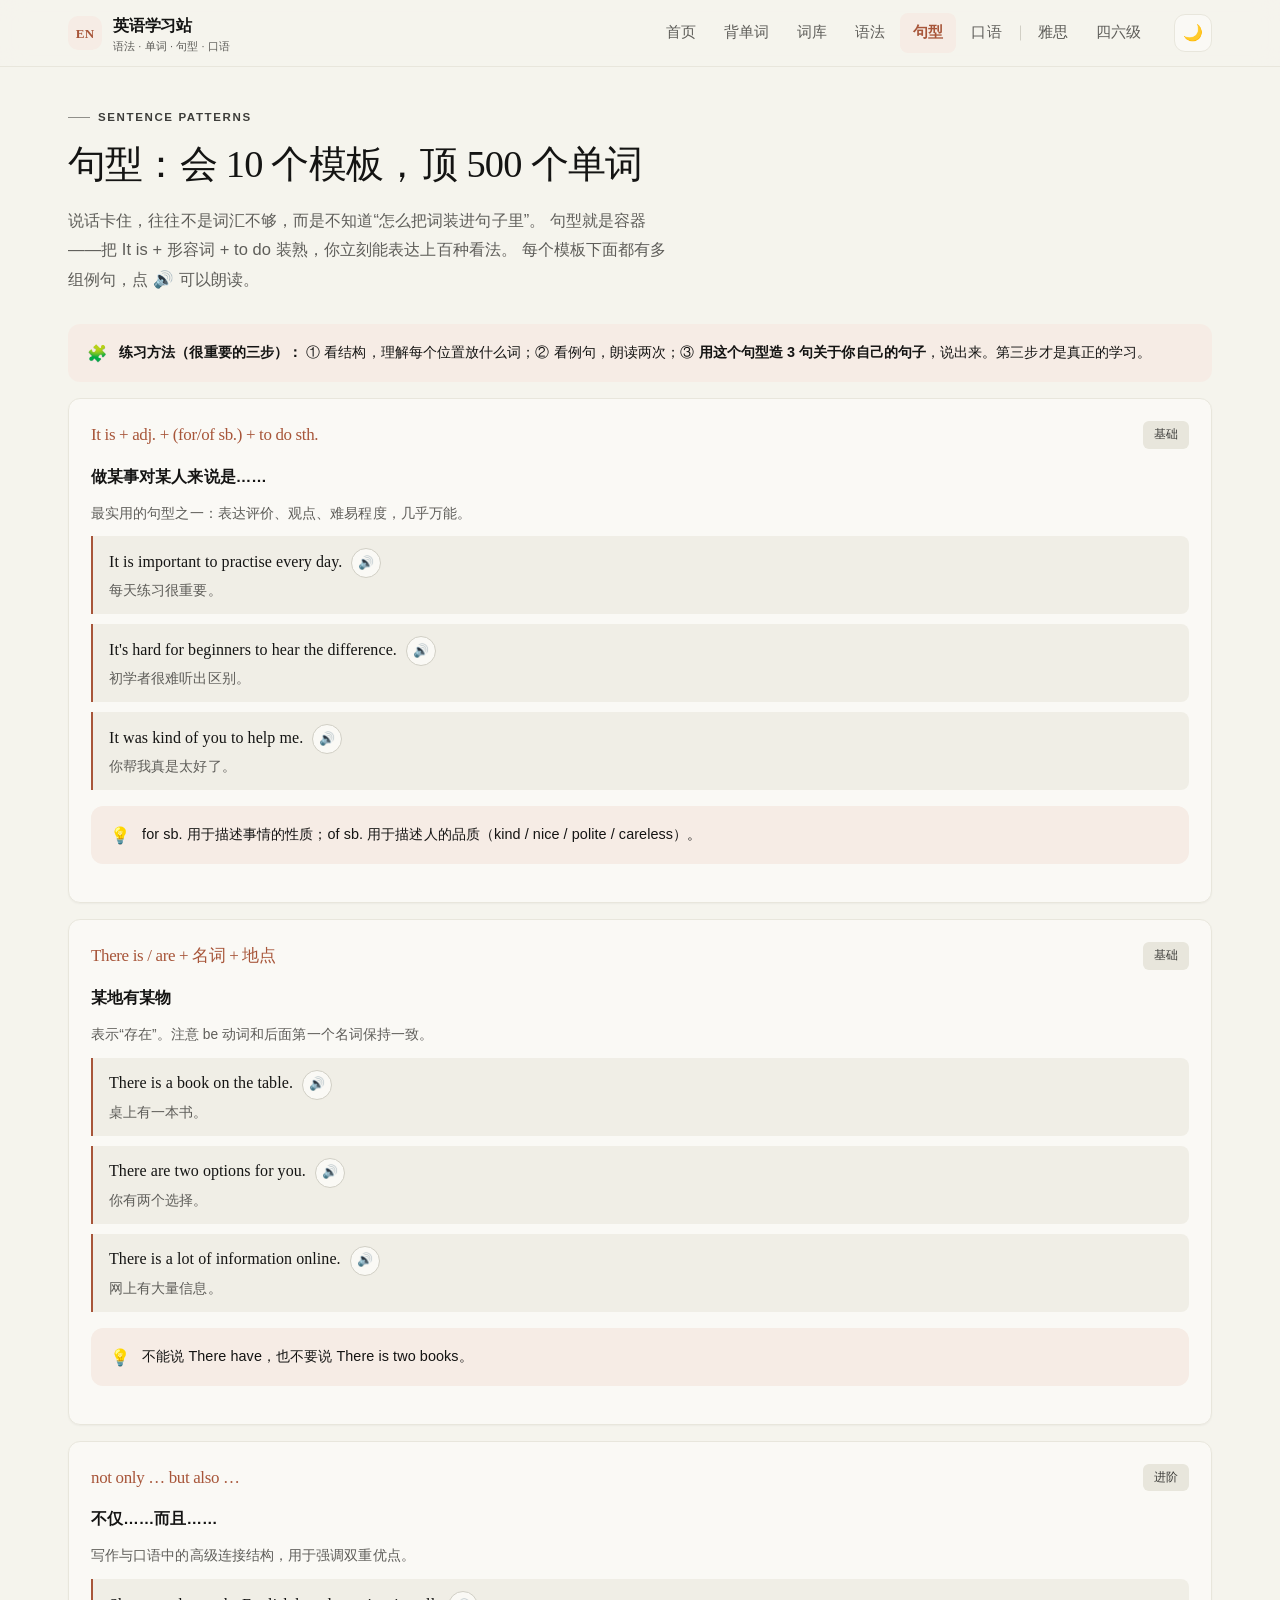
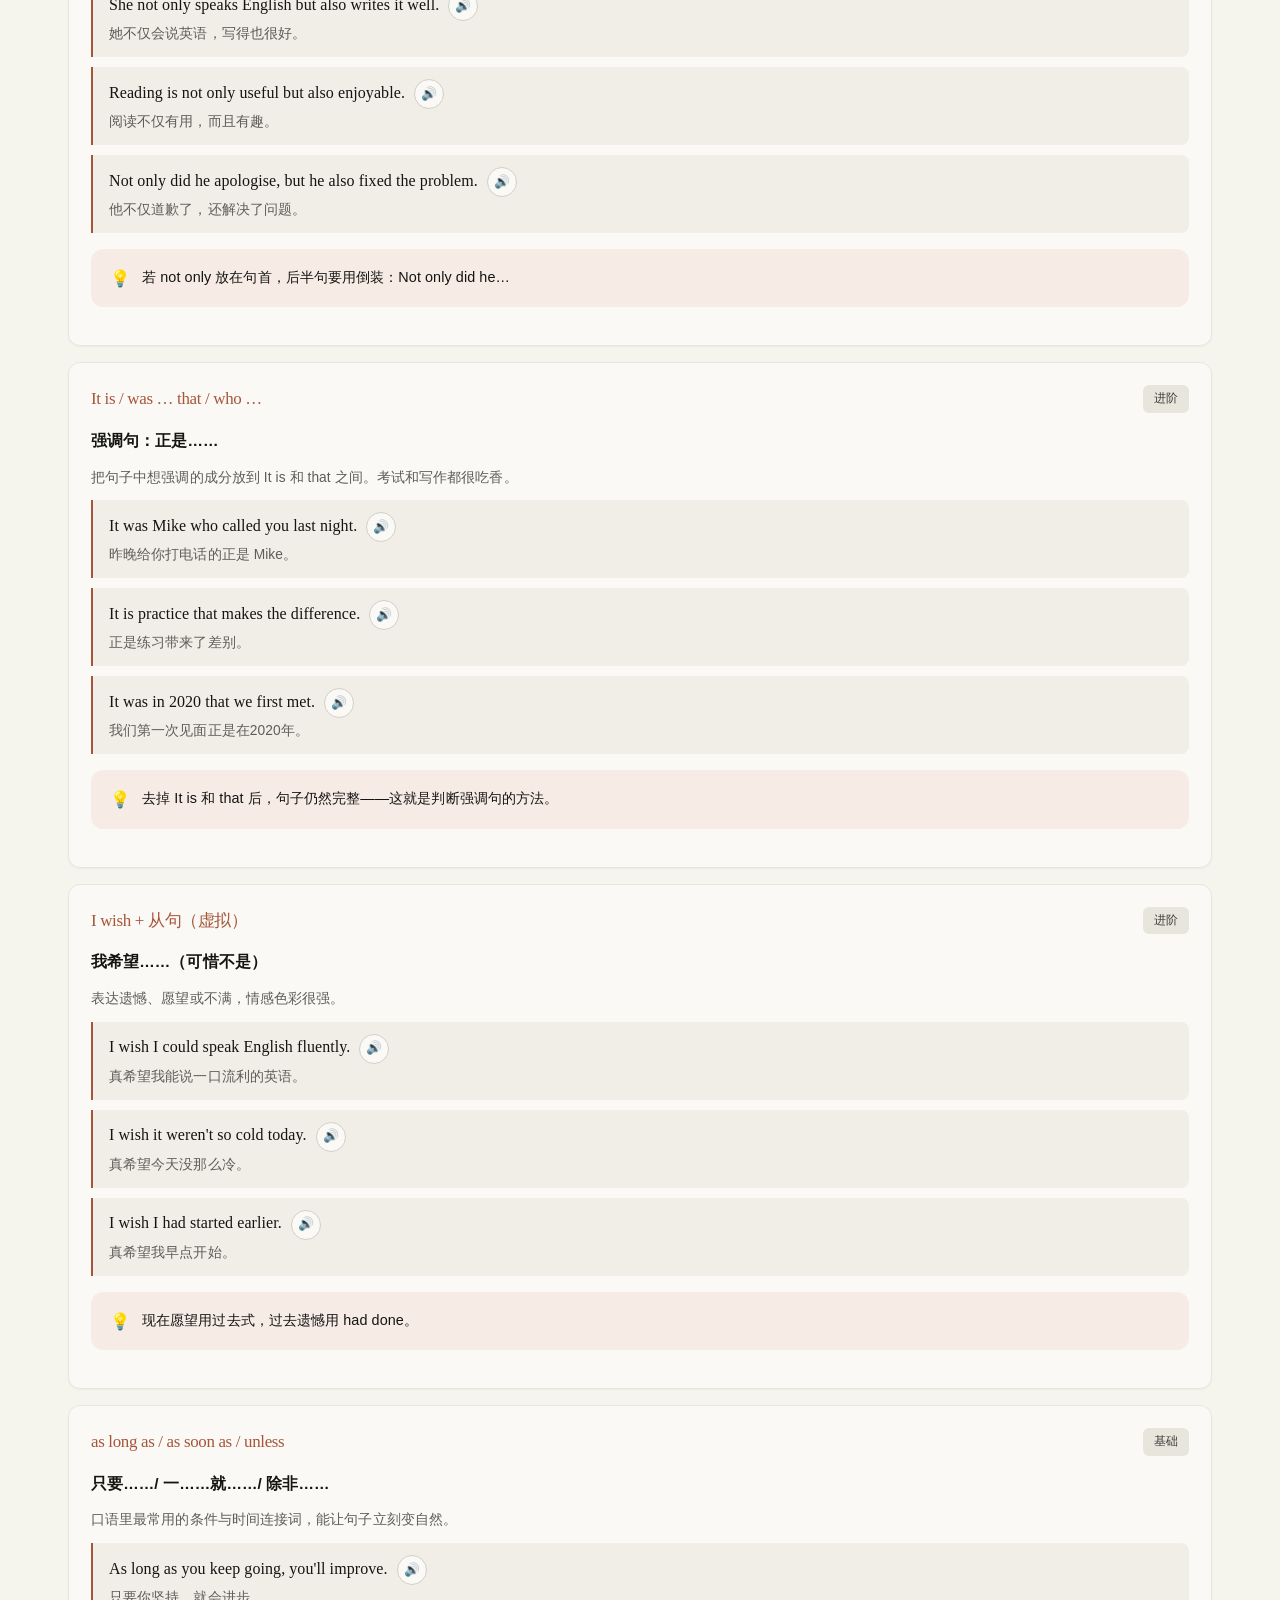
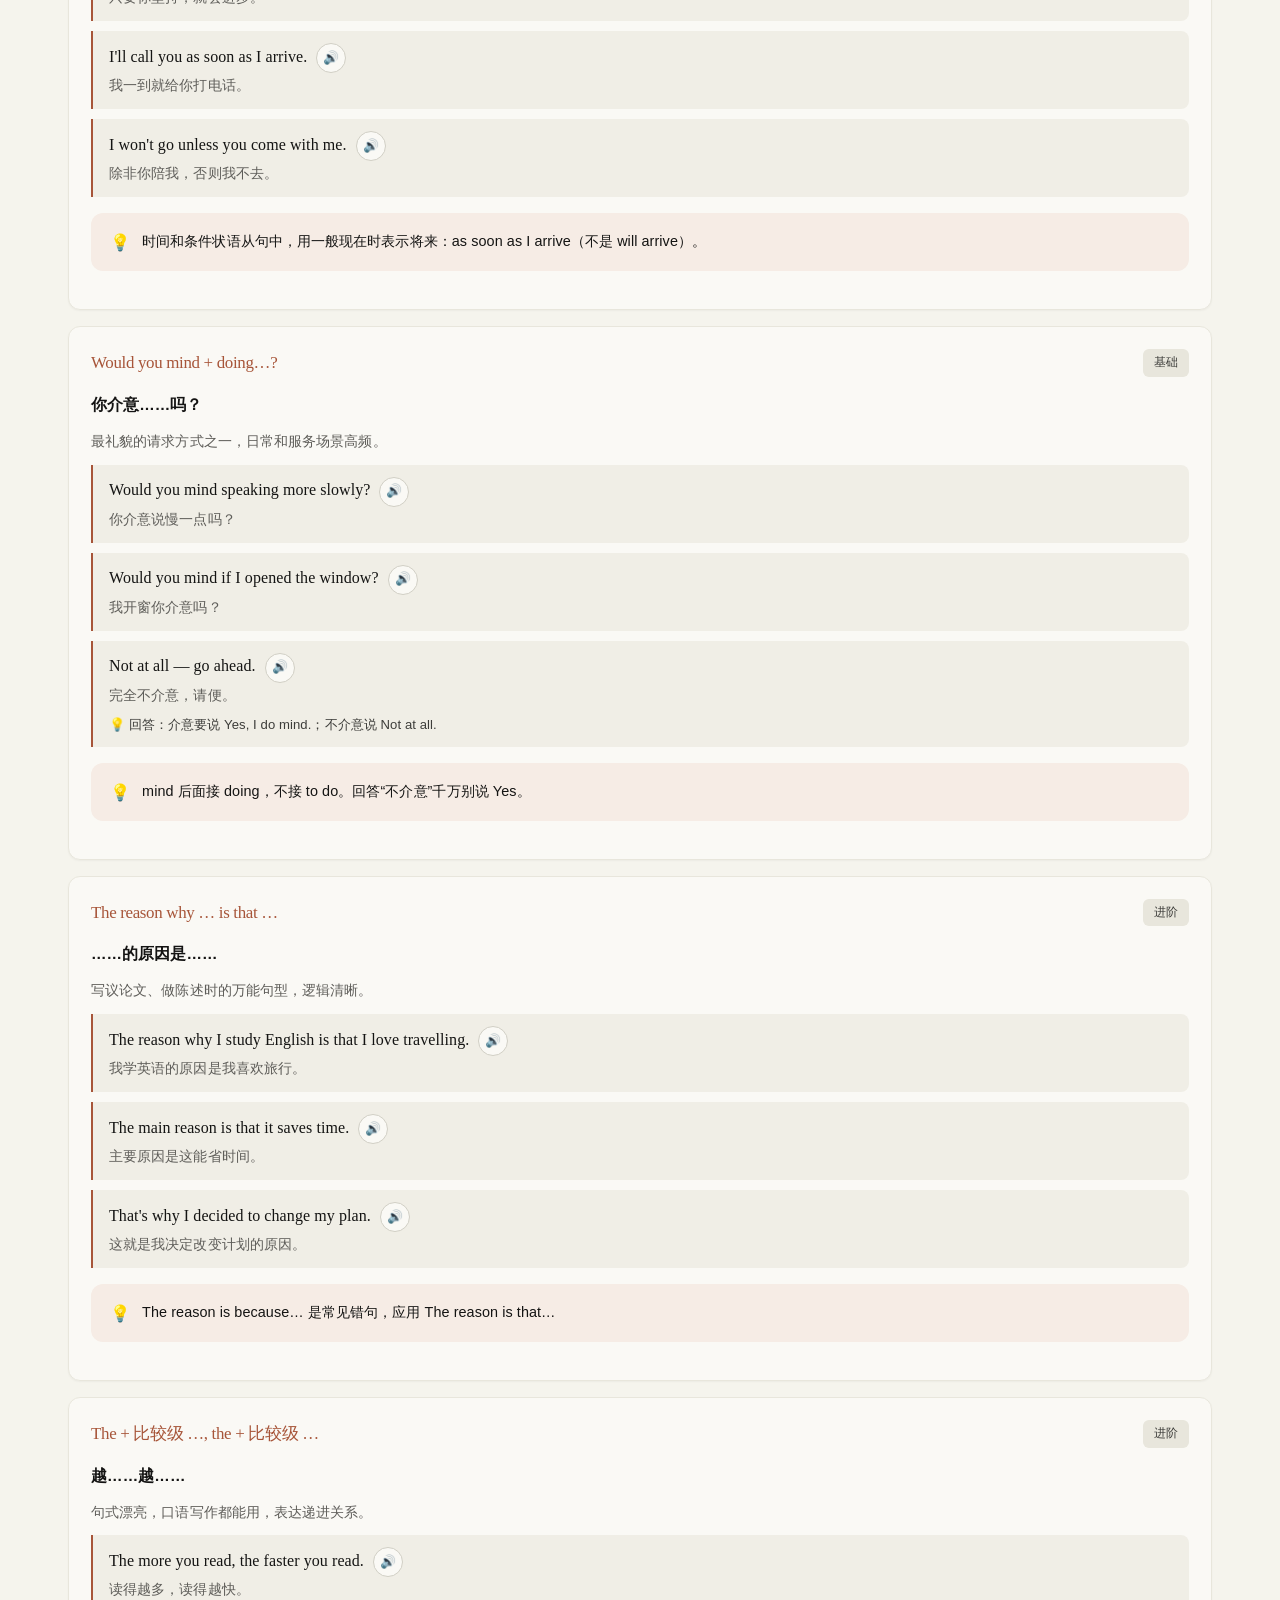
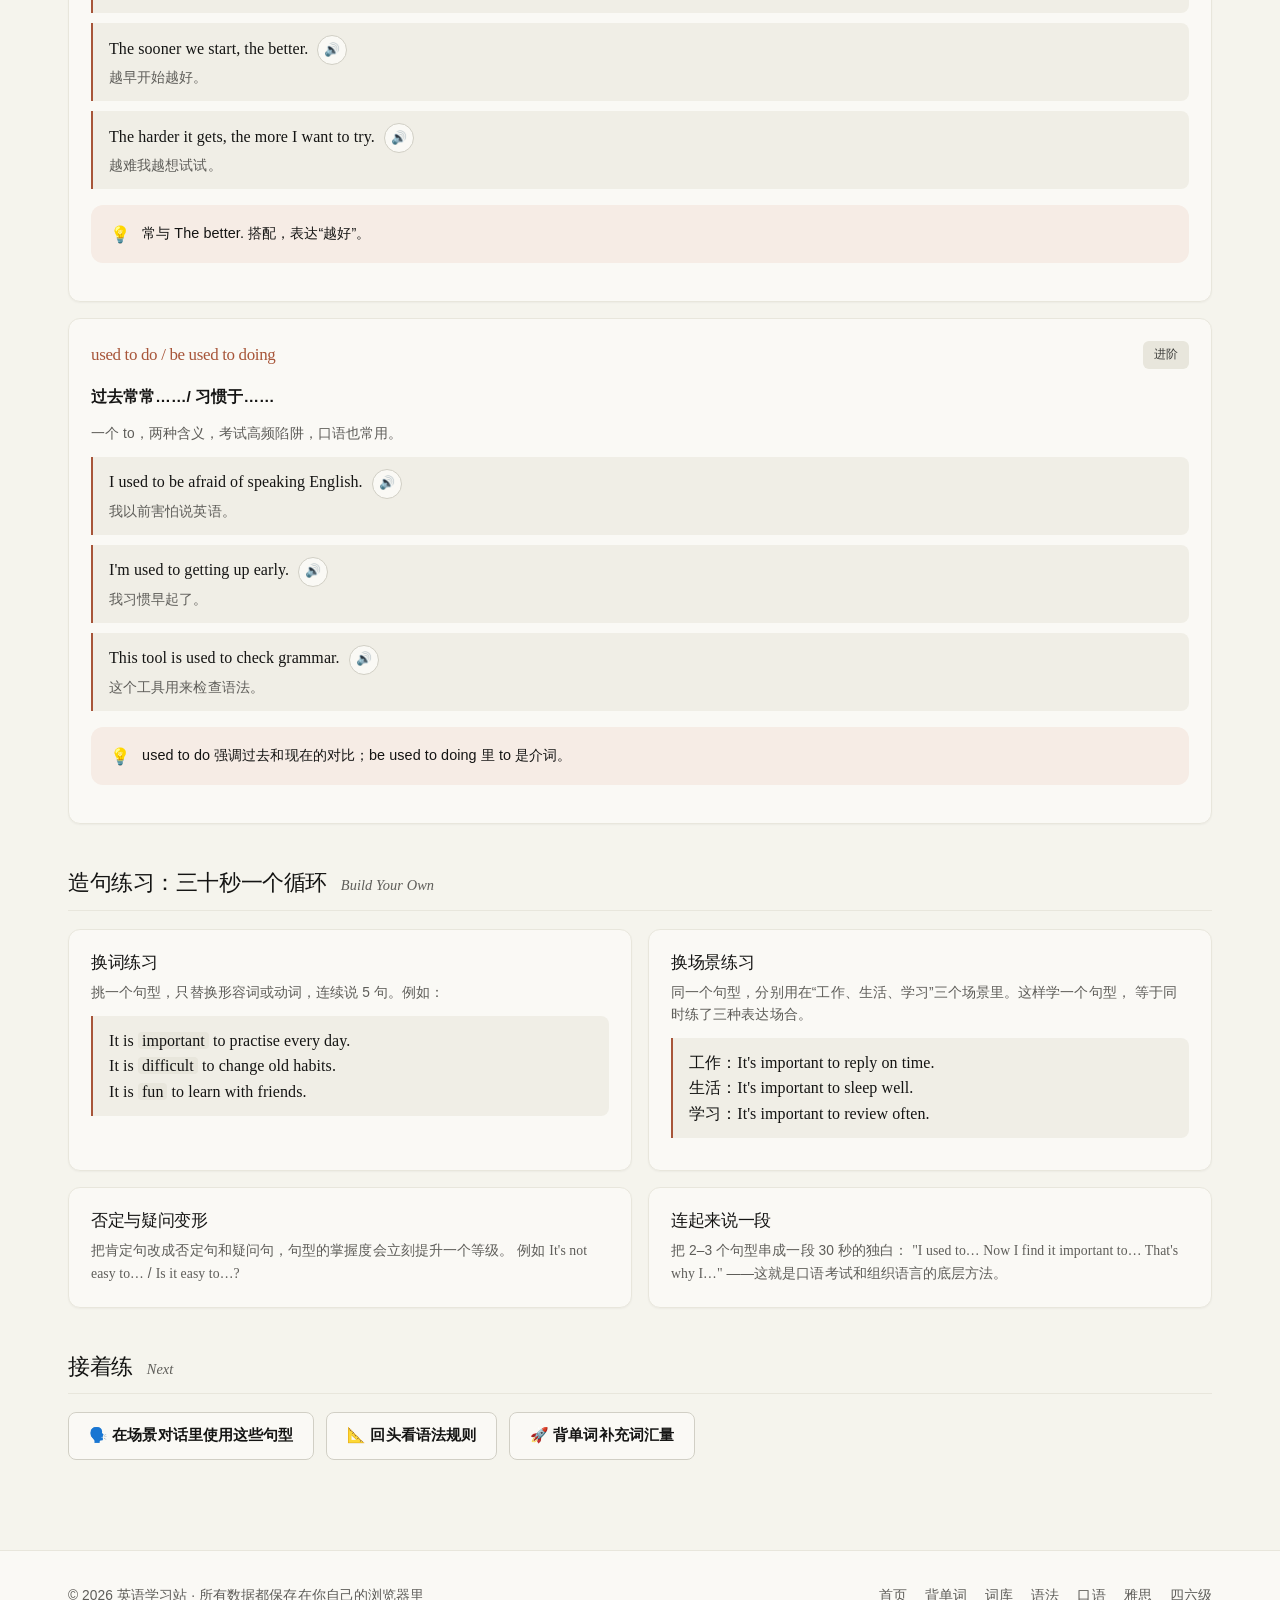
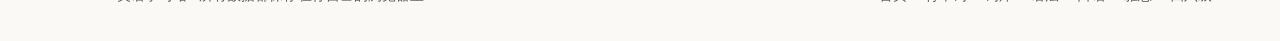
<file: sentences.html>
<!DOCTYPE html>
<html lang="zh-CN">
<head>
<meta charset="UTF-8">
<meta name="viewport" content="width=device-width, initial-scale=1, viewport-fit=cover">
<meta name="format-detection" content="telephone=no,email=no,address=no">
<meta name="theme-color" content="#faf9f5">
<meta name="apple-mobile-web-app-capable" content="yes">
<meta name="apple-mobile-web-app-title" content="英语学习站">
<link rel="manifest" href="manifest.webmanifest">
<link rel="apple-touch-icon" href="assets/icon-180.png">
<title>万能句型 · 英语学习站</title>
<meta name="description" content="10 个英语万能句型模板，含结构说明、多组例句与使用建议，帮你快速提升口语和写作表达。">
<link rel="icon" href="data:image/svg+xml,%3Csvg xmlns='http://www.w3.org/2000/svg' viewBox='0 0 64 64'%3E%3Crect width='64' height='64' rx='14' fill='%234f46e5'/%3E%3Ctext x='32' y='44' font-size='30' font-family='Arial' font-weight='bold' fill='white' text-anchor='middle'%3EEN%3C/text%3E%3C/svg%3E">
<link rel="stylesheet" href="assets/css/style.css">
</head>
<body data-page="sentences">

<header class="topbar" id="topbar">
  <div class="container topbar-inner">
    <a class="brand" href="index.html">
      <span class="brand-mark">EN</span>
      <span>英语学习站<small>语法 · 单词 · 句型 · 口语</small></span>
    </a>
    <nav class="nav" id="mainNav">
      <a href="index.html">首页</a>
      <a href="memorize.html">背单词</a>
      <a href="vocabulary.html">词库</a>
      <a href="grammar.html">语法</a>
      <a href="sentences.html" class="active">句型</a>
      <a href="speaking.html">口语</a>
      <a href="ielts.html" class="nav-ielts nav-exam-start">雅思</a>
      <a href="cet.html" class="nav-ielts">四六级</a>
    </nav>
    <button class="icon-btn nav-toggle" id="navToggle" aria-label="打开菜单" aria-expanded="false">☰</button>
    <button class="icon-btn" id="themeBtn" aria-label="切换主题">🌙</button>
  </div>
</header>

<main>
  <div class="container">

    <div class="page-head">
      <span class="eyebrow">Sentence Patterns</span>
      <h1>句型：会 10 个模板，顶 500 个单词</h1>
      <p class="lead">
        说话卡住，往往不是词汇不够，而是不知道“怎么把词装进句子里”。
        句型就是容器——把 It is + 形容词 + to do 装熟，你立刻能表达上百种看法。
        每个模板下面都有多组例句，点 🔊 可以朗读。
      </p>
    </div>

    <div class="notice notice-info mb-3">
      <span class="ico">🧩</span>
      <span>
        <b>练习方法（很重要的三步）：</b>
        ① 看结构，理解每个位置放什么词；② 看例句，朗读两次；③
        <b>用这个句型造 3 句关于你自己的句子</b>，说出来。第三步才是真正的学习。
      </span>
    </div>

    <div id="patternList">
      <!-- 由 app.js 渲染 -->
    </div>

    <div class="section-title">
      <h2>造句练习：三十秒一个循环</h2>
      <span class="en">Build Your Own</span>
    </div>

    <div class="grid grid-2">
      <article class="card">
        <h3>换词练习</h3>
        <p class="muted small">
          挑一个句型，只替换形容词或动词，连续说 5 句。例如：
        </p>
        <div class="ex">
          <span class="en">It is <span class="hl">important</span> to practise every day.</span>
          <span class="en">It is <span class="hl">difficult</span> to change old habits.</span>
          <span class="en">It is <span class="hl">fun</span> to learn with friends.</span>
        </div>
      </article>
      <article class="card">
        <h3>换场景练习</h3>
        <p class="muted small">
          同一个句型，分别用在“工作、生活、学习”三个场景里。这样学一个句型，
          等于同时练了三种表达场合。
        </p>
        <div class="ex">
          <span class="en">工作：It's important to reply on time.</span>
          <span class="en">生活：It's important to sleep well.</span>
          <span class="en">学习：It's important to review often.</span>
        </div>
      </article>
      <article class="card">
        <h3>否定与疑问变形</h3>
        <p class="muted small mb-0">
          把肯定句改成否定句和疑问句，句型的掌握度会立刻提升一个等级。
          例如 <span class="en">It's not easy to…</span> / <span class="en">Is it easy to…?</span>
        </p>
      </article>
      <article class="card">
        <h3>连起来说一段</h3>
        <p class="muted small mb-0">
          把 2–3 个句型串成一段 30 秒的独白：
          <span class="en">"I used to… Now I find it important to… That's why I…"</span>
          ——这就是口语考试和组织语言的底层方法。
        </p>
      </article>
    </div>

    <div class="section-title">
      <h2>接着练</h2>
      <span class="en">Next</span>
    </div>
    <div class="row">
      <a class="btn btn-ghost" href="speaking.html">🗣️ 在场景对话里使用这些句型</a>
      <a class="btn btn-ghost" href="grammar.html">📐 回头看语法规则</a>
      <a class="btn btn-ghost" href="memorize.html">🚀 背单词补充词汇量</a>
    </div>

  </div>
</main>

<footer>
  <div class="container footer-inner">
    <div>© 2026 英语学习站 · 所有数据都保存在你自己的浏览器里</div>
    <div class="footer-links">
      <a href="index.html">首页</a>
      <a href="memorize.html">背单词</a>
      <a href="vocabulary.html">词库</a>
      <a href="grammar.html">语法</a>
      <a href="speaking.html">口语</a>
      <a href="ielts.html">雅思</a>
      <a href="cet.html">四六级</a>
    </div>
  </div>
</footer>

<script src="assets/js/data.js"></script>
<script src="assets/js/app.js"></script>
</body>
</html>
</file>
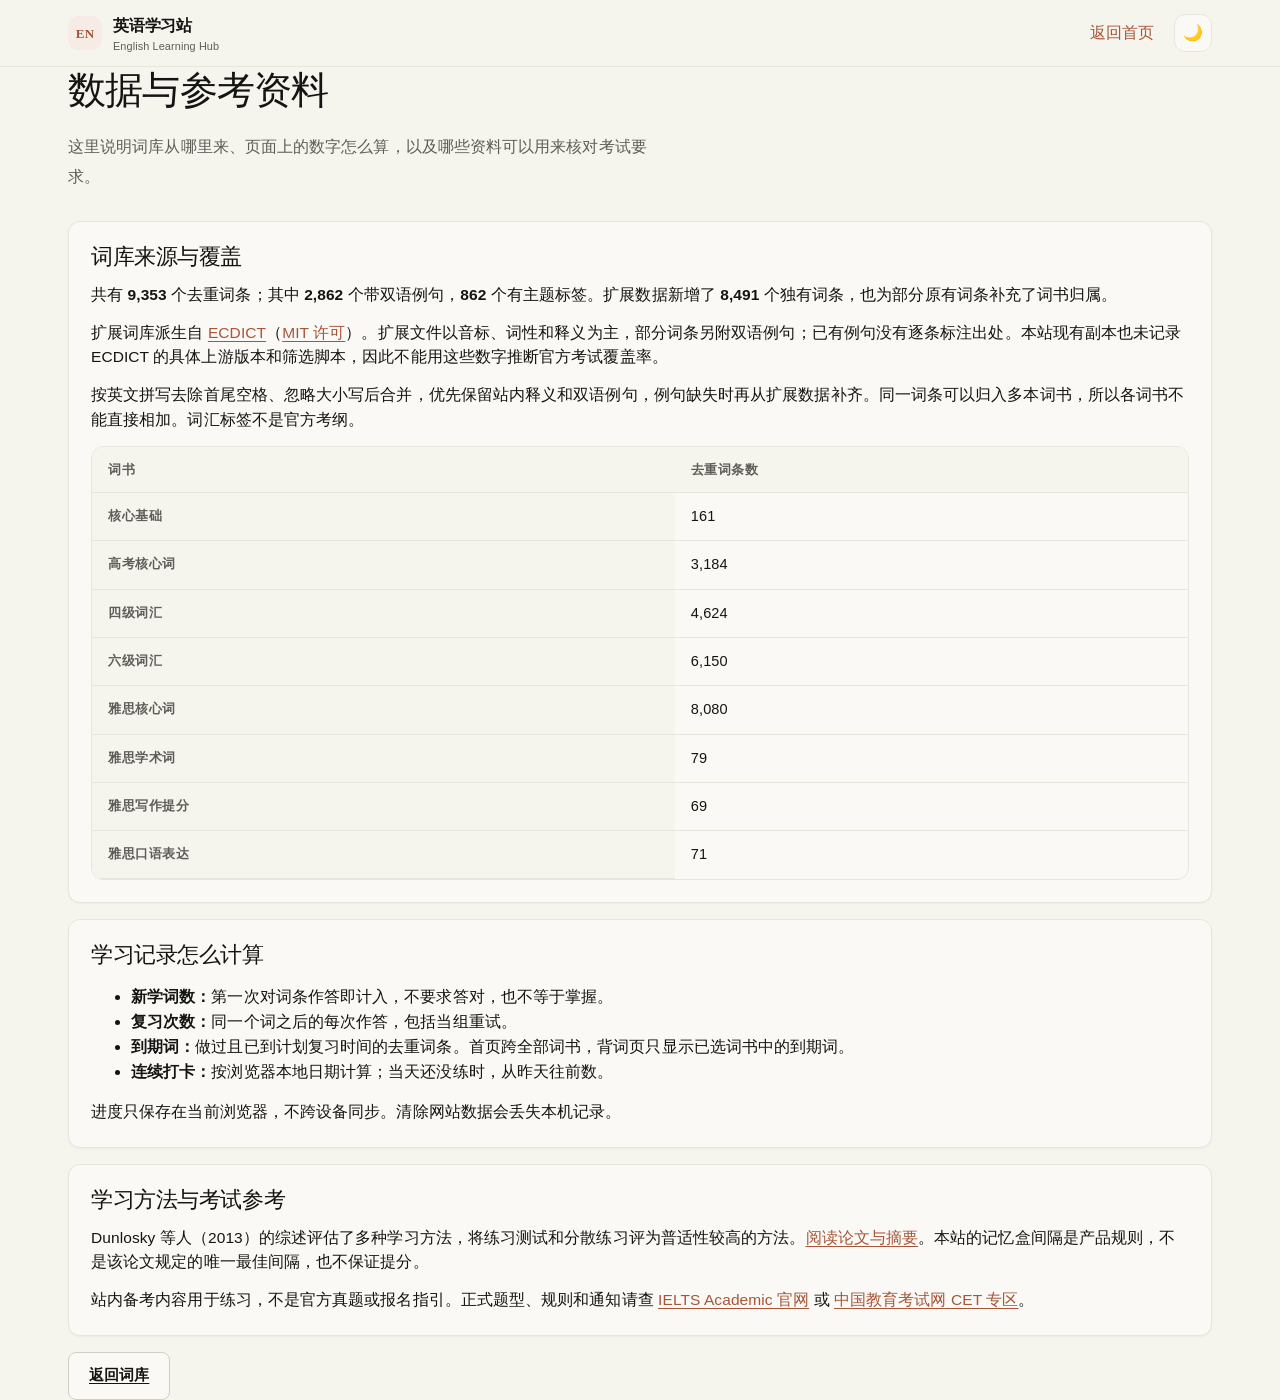
<file: sources.html>
<!doctype html>
<html lang="zh-CN">
<head>
  <meta charset="utf-8">
  <meta name="viewport" content="width=device-width, initial-scale=1">
  <meta name="theme-color" content="#faf9f5">
  <meta name="description" content="英语学习站词库来源、词书统计口径、学习记录含义及参考资料。">
  <link rel="icon" href="assets/icon.svg" type="image/svg+xml">
  <link rel="stylesheet" href="assets/css/style.css">
  <title>数据与参考资料｜英语学习站</title>
</head>
<body data-page="sources">
<header class="topbar">
  <div class="container topbar-inner">
    <a class="brand" href="index.html"><span class="brand-mark" aria-hidden="true">EN</span><span>英语学习站<small>English Learning Hub</small></span></a>
    <span class="spacer"></span>
    <a href="index.html">返回首页</a>
    <button class="icon-btn" type="button" id="themeBtn" aria-label="切换主题">☾</button>
  </div>
</header>
<main class="container source-copy">
  <div class="page-head">
    <h1>数据与参考资料</h1>
    <p class="lead">这里说明词库从哪里来、页面上的数字怎么算，以及哪些资料可以用来核对考试要求。</p>
  </div>
  <section class="card mb-2" aria-labelledby="source-words">
    <h2 id="source-words">词库来源与覆盖</h2>
    <p>共有 <b id="sourceTotal">—</b> 个去重词条；其中 <b id="sourceExamples">—</b> 个带双语例句，<b id="sourceThemed">—</b> 个有主题标签。扩展数据新增了 <b id="sourceExtra">—</b> 个独有词条，也为部分原有词条补充了词书归属。</p>
    <p>扩展词库派生自 <a href="https://github.com/skywind3000/ECDICT">ECDICT</a>（<a href="LICENSE-ECDICT.txt">MIT 许可</a>）。扩展文件以音标、词性和释义为主，部分词条另附双语例句；已有例句没有逐条标注出处。本站现有副本也未记录 ECDICT 的具体上游版本和筛选脚本，因此不能用这些数字推断官方考试覆盖率。</p>
    <p>按英文拼写去除首尾空格、忽略大小写后合并，优先保留站内释义和双语例句，例句缺失时再从扩展数据补齐。同一词条可以归入多本词书，所以各词书不能直接相加。词汇标签不是官方考纲。</p>
    <div class="table-wrap">
      <table>
        <thead><tr><th scope="col">词书</th><th scope="col">去重词条数</th></tr></thead>
        <tbody id="sourceBooks"></tbody>
      </table>
    </div>
  </section>
  <section class="card mb-2" aria-labelledby="source-progress">
    <h2 id="source-progress">学习记录怎么计算</h2>
    <ul>
      <li><b>新学词数：</b>第一次对词条作答即计入，不要求答对，也不等于掌握。</li>
      <li><b>复习次数：</b>同一个词之后的每次作答，包括当组重试。</li>
      <li><b>到期词：</b>做过且已到计划复习时间的去重词条。首页跨全部词书，背词页只显示已选词书中的到期词。</li>
      <li><b>连续打卡：</b>按浏览器本地日期计算；当天还没练时，从昨天往前数。</li>
    </ul>
    <p>进度只保存在当前浏览器，不跨设备同步。清除网站数据会丢失本机记录。</p>
  </section>
  <section class="card mb-2" id="research" aria-labelledby="source-research">
    <h2 id="source-research">学习方法与考试参考</h2>
    <p>Dunlosky 等人（2013）的综述评估了多种学习方法，将练习测试和分散练习评为普适性较高的方法。<a href="https://doi.org/10.1177/1529100612453266">阅读论文与摘要</a>。本站的记忆盒间隔是产品规则，不是该论文规定的唯一最佳间隔，也不保证提分。</p>
    <p>站内备考内容用于练习，不是官方真题或报名指引。正式题型、规则和通知请查 <a href="https://ielts.org/take-a-test/test-types/ielts-academic-test">IELTS Academic 官网</a> 或 <a href="https://cet.neea.edu.cn/">中国教育考试网 CET 专区</a>。</p>
  </section>
  <a class="btn btn-ghost" href="vocabulary.html">返回词库</a>
</main>
<script src="assets/js/catalog-overview.js" defer></script>
<script src="assets/js/app.js" defer></script>
</body>
</html>
</file>
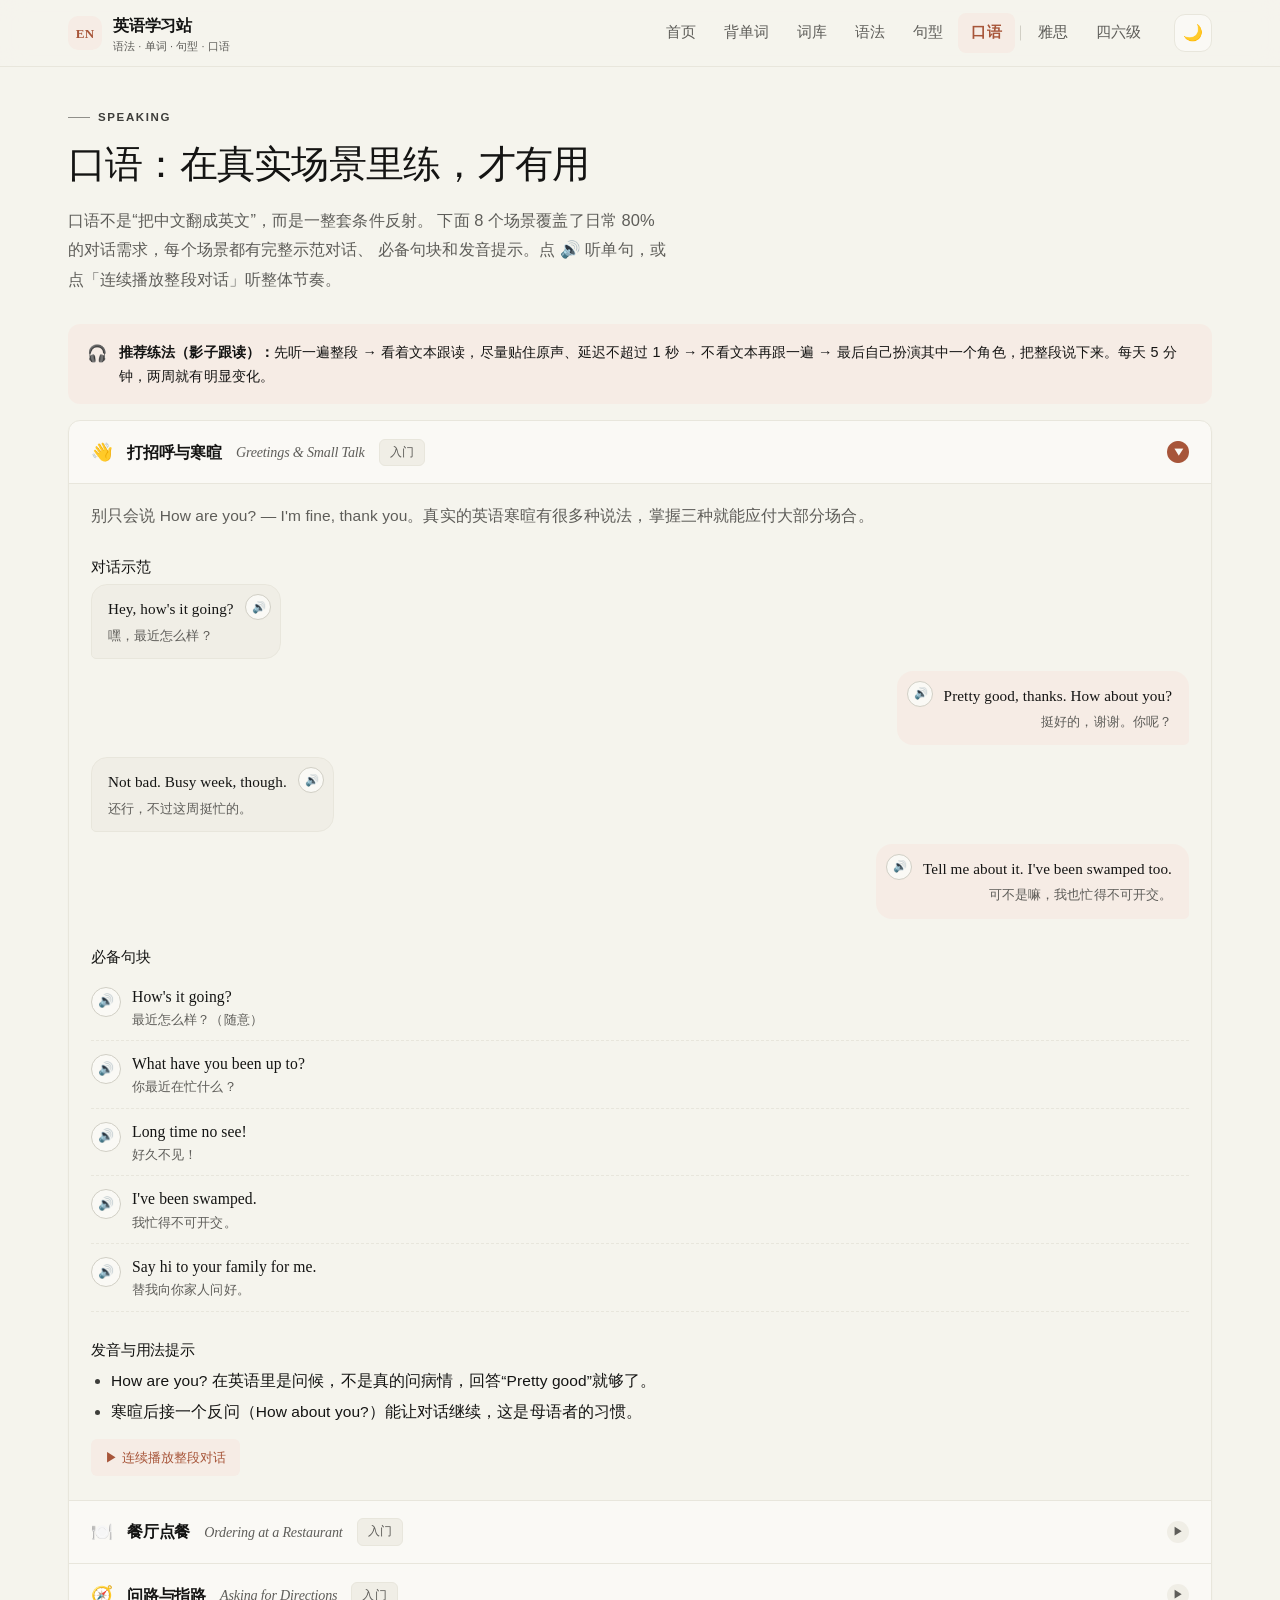
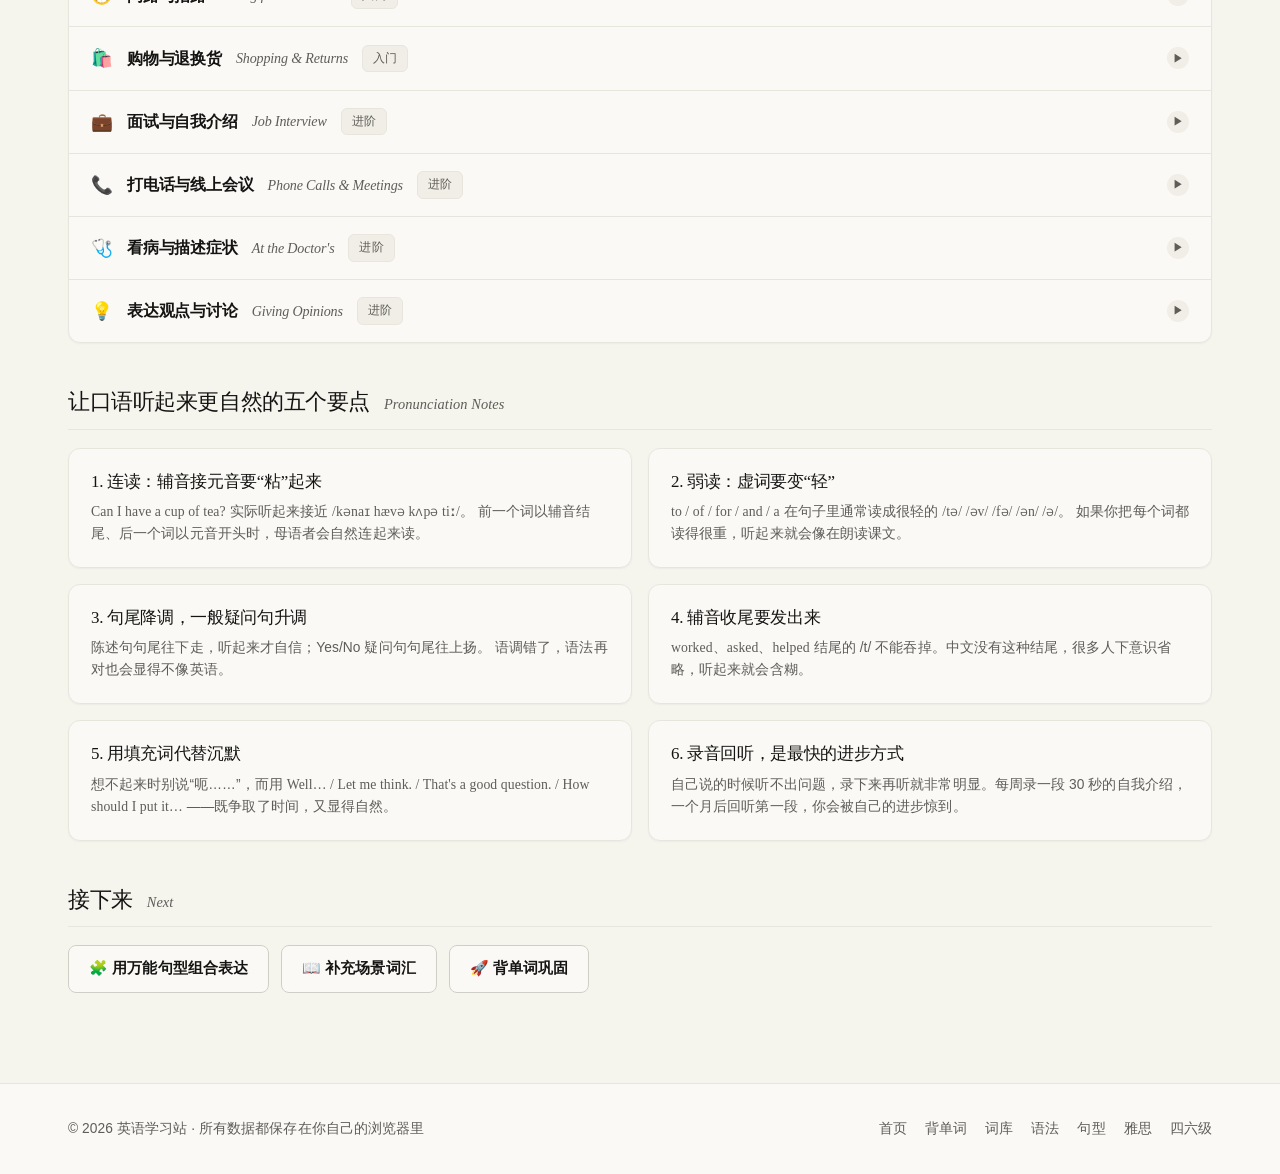
<file: speaking.html>
<!DOCTYPE html>
<html lang="zh-CN">
<head>
<meta charset="UTF-8">
<meta name="viewport" content="width=device-width, initial-scale=1, viewport-fit=cover">
<meta name="format-detection" content="telephone=no,email=no,address=no">
<meta name="theme-color" content="#faf9f5">
<meta name="apple-mobile-web-app-capable" content="yes">
<meta name="apple-mobile-web-app-title" content="英语学习站">
<link rel="manifest" href="manifest.webmanifest">
<link rel="apple-touch-icon" href="assets/icon-180.png">
<title>场景口语 · 英语学习站</title>
<meta name="description" content="8 个真实场景的英语口语对话：寒暄、点餐、问路、购物、面试、打电话、看病、表达观点，含必备句块与发音提示。">
<link rel="icon" href="data:image/svg+xml,%3Csvg xmlns='http://www.w3.org/2000/svg' viewBox='0 0 64 64'%3E%3Crect width='64' height='64' rx='14' fill='%234f46e5'/%3E%3Ctext x='32' y='44' font-size='30' font-family='Arial' font-weight='bold' fill='white' text-anchor='middle'%3EEN%3C/text%3E%3C/svg%3E">
<link rel="stylesheet" href="assets/css/style.css">
</head>
<body data-page="speaking">

<header class="topbar" id="topbar">
  <div class="container topbar-inner">
    <a class="brand" href="index.html">
      <span class="brand-mark">EN</span>
      <span>英语学习站<small>语法 · 单词 · 句型 · 口语</small></span>
    </a>
    <nav class="nav" id="mainNav">
      <a href="index.html">首页</a>
      <a href="memorize.html">背单词</a>
      <a href="vocabulary.html">词库</a>
      <a href="grammar.html">语法</a>
      <a href="sentences.html">句型</a>
      <a href="speaking.html" class="active">口语</a>
      <a href="ielts.html" class="nav-ielts nav-exam-start">雅思</a>
      <a href="cet.html" class="nav-ielts">四六级</a>
    </nav>
    <button class="icon-btn nav-toggle" id="navToggle" aria-label="打开菜单" aria-expanded="false">☰</button>
    <button class="icon-btn" id="themeBtn" aria-label="切换主题">🌙</button>
  </div>
</header>

<main>
  <div class="container">

    <div class="page-head">
      <span class="eyebrow">Speaking</span>
      <h1>口语：在真实场景里练，才有用</h1>
      <p class="lead">
        口语不是“把中文翻成英文”，而是一整套条件反射。
        下面 8 个场景覆盖了日常 80% 的对话需求，每个场景都有完整示范对话、
        必备句块和发音提示。点 🔊 听单句，或点「连续播放整段对话」听整体节奏。
      </p>
    </div>

    <div class="notice notice-info mb-3">
      <span class="ico">🎧</span>
      <span>
        <b>推荐练法（影子跟读）：</b>先听一遍整段 → 看着文本跟读，尽量贴住原声、延迟不超过 1 秒 →
        不看文本再跟一遍 → 最后自己扮演其中一个角色，把整段说下来。每天 5 分钟，两周就有明显变化。
      </span>
    </div>

    <div class="accordion" id="speakingList">
      <!-- 由 app.js 渲染 -->
    </div>

    <div class="section-title">
      <h2>让口语听起来更自然的五个要点</h2>
      <span class="en">Pronunciation Notes</span>
    </div>

    <div class="grid grid-2">
      <article class="card">
        <h3>1. 连读：辅音接元音要“粘”起来</h3>
        <p class="muted small mb-0">
          <span class="en">Can I have a cup of tea?</span> 实际听起来接近
          <span class="en">/kənaɪ hævə kʌpə tiː/</span>。
          前一个词以辅音结尾、后一个词以元音开头时，母语者会自然连起来读。
        </p>
      </article>
      <article class="card">
        <h3>2. 弱读：虚词要变“轻”</h3>
        <p class="muted small mb-0">
          <span class="en">to / of / for / and / a</span> 在句子里通常读成很轻的
          <span class="en">/tə/ /əv/ /fə/ /ən/ /ə/</span>。
          如果你把每个词都读得很重，听起来就会像在朗读课文。
        </p>
      </article>
      <article class="card">
        <h3>3. 句尾降调，一般疑问句升调</h3>
        <p class="muted small mb-0">
          陈述句句尾往下走，听起来才自信；Yes/No 疑问句句尾往上扬。
          语调错了，语法再对也会显得不像英语。
        </p>
      </article>
      <article class="card">
        <h3>4. 辅音收尾要发出来</h3>
        <p class="muted small mb-0">
          <span class="en">worked</span>、<span class="en">asked</span>、<span class="en">helped</span>
          结尾的 /t/ 不能吞掉。中文没有这种结尾，很多人下意识省略，听起来就会含糊。
        </p>
      </article>
      <article class="card">
        <h3>5. 用填充词代替沉默</h3>
        <p class="muted small mb-0">
          想不起来时别说“呃……”，而用
          <span class="en">Well… / Let me think. / That's a good question. / How should I put it…</span>
          ——既争取了时间，又显得自然。
        </p>
      </article>
      <article class="card">
        <h3>6. 录音回听，是最快的进步方式</h3>
        <p class="muted small mb-0">
          自己说的时候听不出问题，录下来再听就非常明显。每周录一段 30 秒的自我介绍，
          一个月后回听第一段，你会被自己的进步惊到。
        </p>
      </article>
    </div>

    <div class="section-title">
      <h2>接下来</h2>
      <span class="en">Next</span>
    </div>
    <div class="row">
      <a class="btn btn-ghost" href="sentences.html">🧩 用万能句型组合表达</a>
      <a class="btn btn-ghost" href="vocabulary.html">📖 补充场景词汇</a>
      <a class="btn btn-ghost" href="memorize.html">🚀 背单词巩固</a>
    </div>

  </div>
</main>

<footer>
  <div class="container footer-inner">
    <div>© 2026 英语学习站 · 所有数据都保存在你自己的浏览器里</div>
    <div class="footer-links">
      <a href="index.html">首页</a>
      <a href="memorize.html">背单词</a>
      <a href="vocabulary.html">词库</a>
      <a href="grammar.html">语法</a>
      <a href="sentences.html">句型</a>
      <a href="ielts.html">雅思</a>
      <a href="cet.html">四六级</a>
    </div>
  </div>
</footer>

<script src="assets/js/data.js"></script>
<script src="assets/js/app.js"></script>
</body>
</html>
</file>
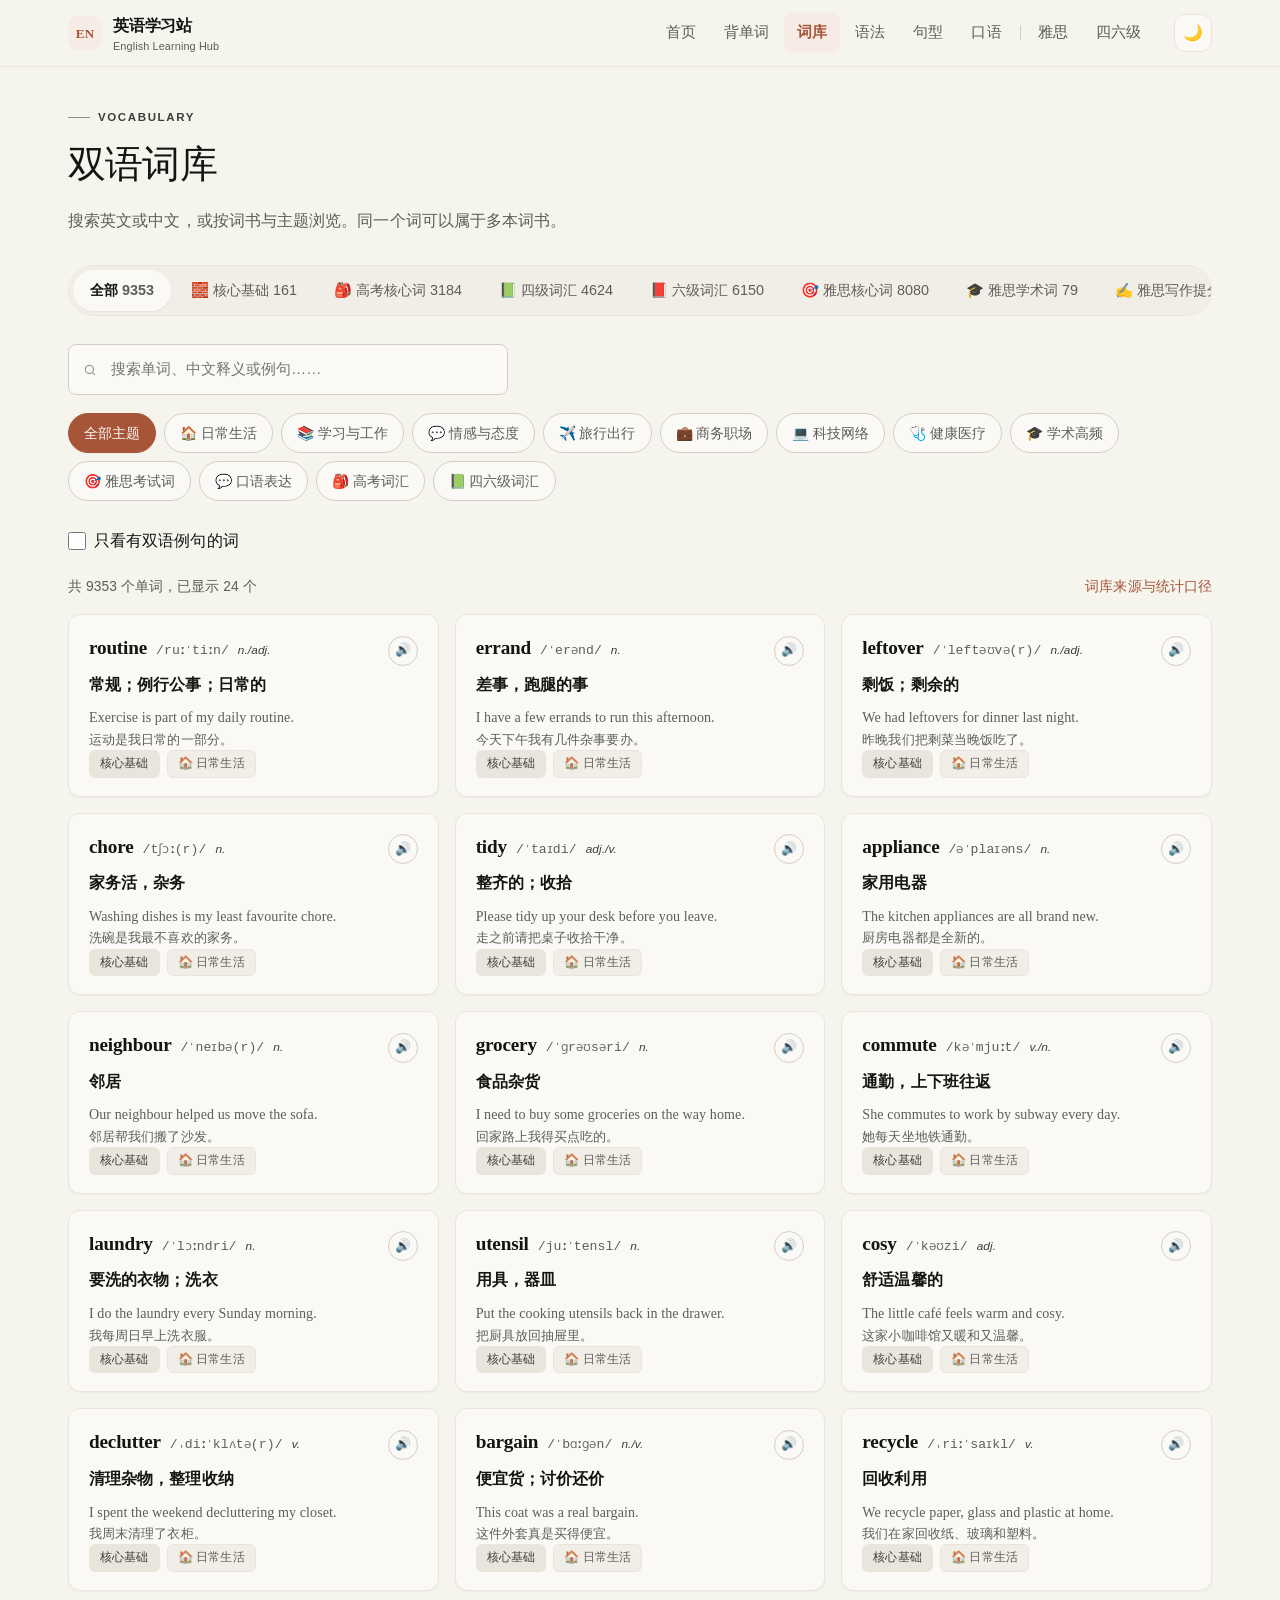
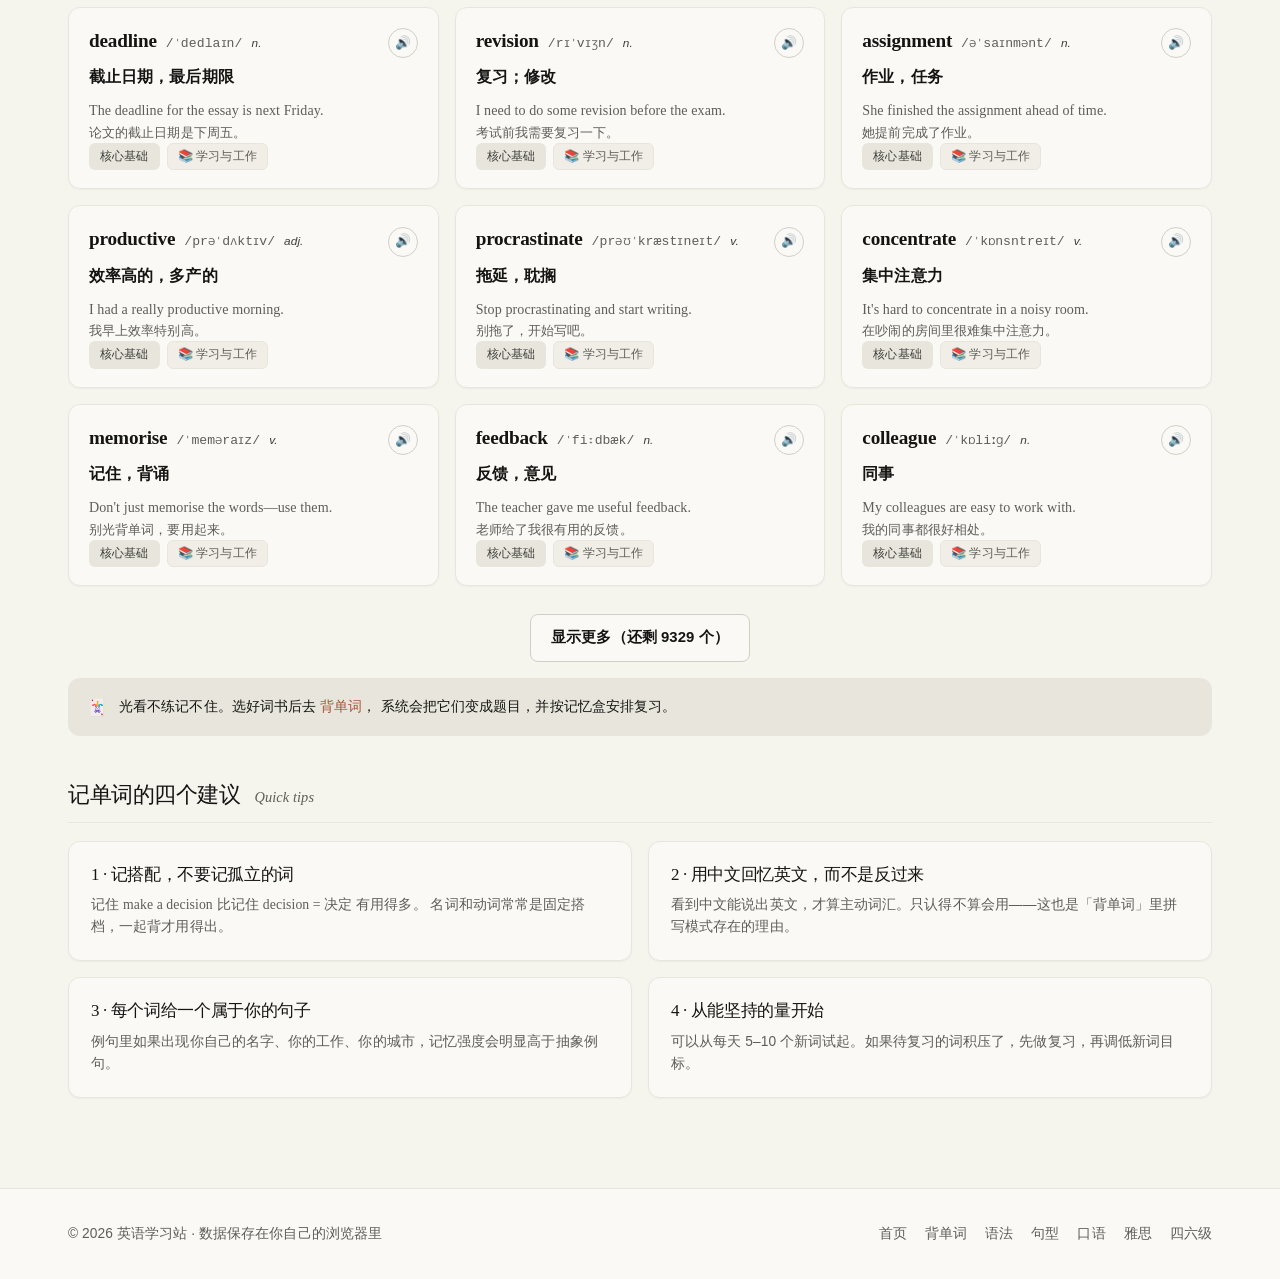
<file: vocabulary.html>
<!DOCTYPE html>
<html lang="zh-CN">
<head>
<meta charset="UTF-8">
<meta name="viewport" content="width=device-width, initial-scale=1, viewport-fit=cover">
<meta name="format-detection" content="telephone=no,email=no,address=no">
<meta name="theme-color" content="#faf9f5">
<meta name="apple-mobile-web-app-capable" content="yes">
<meta name="apple-mobile-web-app-title" content="英语学习站">
<link rel="manifest" href="manifest.webmanifest">
<link rel="apple-touch-icon" href="assets/icon-180.png">
<title>词库 · 英语学习站</title>
<meta name="description" content="按词书和主题浏览英语单词，含音标、词性、释义、例句与翻译，支持搜索与朗读。">
<link rel="icon" href="assets/icon.svg" type="image/svg+xml">
<link rel="stylesheet" href="assets/css/style.css">
</head>
<body data-page="vocabulary">

<header class="topbar" id="topbar">
  <div class="container topbar-inner">
    <a class="brand" href="index.html">
      <span class="brand-mark">EN</span>
      <span>英语学习站<small>English Learning Hub</small></span>
    </a>
    <nav class="nav" id="mainNav">
      <a href="index.html">首页</a>
      <a href="memorize.html">背单词</a>
      <a href="vocabulary.html" class="active">词库</a>
      <a href="grammar.html">语法</a>
      <a href="sentences.html">句型</a>
      <a href="speaking.html">口语</a>
      <a href="ielts.html" class="nav-ielts nav-exam-start">雅思</a>
      <a href="cet.html" class="nav-ielts">四六级</a>
    </nav>
    <button class="icon-btn nav-toggle" id="navToggle" aria-label="打开菜单" aria-expanded="false">☰</button>
    <button class="icon-btn" id="themeBtn" aria-label="切换主题">🌙</button>
  </div>
</header>

<main>
  <div class="container">

    <div class="page-head">
      <span class="eyebrow">Vocabulary</span>
      <h1>双语词库</h1>
      <p class="lead">
        搜索英文或中文，或按词书与主题浏览。同一个词可以属于多本词书。
      </p>
    </div>

    <div class="tabs mb-3" id="bookTabs" role="tablist"></div>

    <div class="search-wrap">
      <input type="search" id="wordSearch" placeholder="搜索单词、中文释义或例句……" aria-label="搜索单词">
    </div>

    <div class="chips" id="wordChips"></div>
    <label class="examples-toggle"><input type="checkbox" id="wordExamples"> 只看有双语例句的词</label>

    <div class="row between mb-2">
      <div class="muted small" id="wordCount" role="status">正在读取词库…</div>
      <a class="small" href="sources.html">词库来源与统计口径</a>
    </div>

    <div class="grid grid-3" id="wordList"></div>

    <div class="center mt-3">
      <button class="btn btn-ghost hide" id="wordMore" type="button">显示更多</button>
    </div>

    <div class="notice notice-brass mt-3">
      <span class="ico">🃏</span>
      <span>
        光看不练记不住。选好词书后去 <a href="memorize.html">背单词</a>，
        系统会把它们变成题目，并按记忆盒安排复习。
      </span>
    </div>

    <div class="section-title">
      <h2>记单词的四个建议</h2>
      <span class="en">Quick tips</span>
    </div>

    <div class="grid grid-2">
      <article class="card">
        <h3>1 · 记搭配，不要记孤立的词</h3>
        <p class="muted small mb-0">
          记住 <span class="en">make a decision</span> 比记住 <span class="en">decision = 决定</span> 有用得多。
          名词和动词常常是固定搭档，一起背才用得出。
        </p>
      </article>
      <article class="card">
        <h3>2 · 用中文回忆英文，而不是反过来</h3>
        <p class="muted small mb-0">
          看到中文能说出英文，才算主动词汇。只认得不算会用——这也是「背单词」里拼写模式存在的理由。
        </p>
      </article>
      <article class="card">
        <h3>3 · 每个词给一个属于你的句子</h3>
        <p class="muted small mb-0">
          例句里如果出现你自己的名字、你的工作、你的城市，记忆强度会明显高于抽象例句。
        </p>
      </article>
      <article class="card">
        <h3>4 · 从能坚持的量开始</h3>
        <p class="muted small mb-0">
          可以从每天 5–10 个新词试起。如果待复习的词积压了，先做复习，再调低新词目标。
        </p>
      </article>
    </div>

  </div>
</main>

<footer>
  <div class="container footer-inner">
    <div>© 2026 英语学习站 · 数据保存在你自己的浏览器里</div>
    <div class="footer-links">
      <a href="index.html">首页</a>
      <a href="memorize.html">背单词</a>
      <a href="grammar.html">语法</a>
      <a href="sentences.html">句型</a>
      <a href="speaking.html">口语</a>
      <a href="ielts.html">雅思</a>
      <a href="cet.html">四六级</a>
    </div>
  </div>
</footer>

<script src="assets/js/data.js"></script>
<script src="assets/js/data-extra.js"></script>
<script src="assets/js/word-catalog.js"></script>
<script src="assets/js/app.js"></script>
</body>
</html>
</file>
<file: assets/css/style.css>
/* ==========================================================================
   EnglishHub · 英语学习站
   共用视觉：暖白纸底、炭黑墨色、陶土点缀
   ========================================================================== */

/* --------------------------------------------------------------------------
   1 · 设计令牌
   -------------------------------------------------------------------------- */
:root {
  color-scheme: light;

  /* 底色：带一点暖调的纸感，而不是纯白 / 纯灰 */
  /* Open Design: design-systems/claude/tokens.css (0725880). */
  --fg: #141413;
  --fg-2: #3d3d3a;
  --accent: #c96442;
  --surface-warm: #e8e6dc;
  --border: #f0eee6;
  --border-soft: #e8e6dc;
  --radius-sm: 8px;
  --radius-md: 12px;
  --radius-lg: 16px;
  --leading-body: 1.6;
  --text-4xl: 64px;
  --elev-ring: 0 0 0 1px var(--border-soft);

  --bg:        #f5f4ed;
  --bg-2:      var(--surface-warm);
  --surface:   #faf9f5;
  --surface-2: var(--bg);
  --surface-3: var(--border);

  /* 文字 */
  --ink:       var(--fg);
  --text:      var(--fg);
  --text-soft: var(--muted);
  --muted:     #5e5d59;

  /* 分隔线：极细、低对比，靠留白分区而不是靠框线 */
  --line:        var(--border-soft);
  --line-strong: #d1cfc5;

  /* 品牌陶土色微调深度，确保小字号浅色按钮文字有足够对比。 */
  --primary:      color-mix(in srgb, var(--accent) 81%, var(--fg));
  --primary-hi:   color-mix(in srgb, var(--accent) 70%, var(--fg));
  --primary-soft: color-mix(in srgb, var(--accent) 9%, var(--surface));
  --on-primary:   #faf9f5;

  --brass:       var(--fg-2);
  --brass-soft:  var(--surface-warm);
  --good:        #16705A;
  --good-soft:   #E3F0EC;
  --warn:        #96690F;
  --warn-soft:   #F9F0DB;
  --danger:      #A62E28;
  --danger-soft: #F8E9E7;

  /* 圆角：整体偏小，显得克制 */
  --r-xs: 6px;
  --r-sm: var(--radius-sm);
  --r:    var(--radius-md);
  --r-lg: var(--radius-lg);
  --r-pill: 999px;

  /* 阴影：非常轻，靠层次而不是靠黑影 */
  --shadow-1: 0 1px 2px rgba(20, 20, 19, .04);
  --shadow-2: var(--elev-ring);
  --shadow-3: 0 4px 24px rgba(20, 20, 19, .05);

  /* 动效 */
  --ease: cubic-bezier(.22, .61, .36, 1);
  --dur:  .22s;
  --dur-slow: .42s;

  /* 字体 */
  --font-sans: "Segoe UI Variable Text", "Segoe UI", -apple-system, BlinkMacSystemFont,
               "PingFang SC", "Hiragino Sans GB", "Microsoft YaHei", "Noto Sans SC", sans-serif;
  --font-display: var(--font-serif);
  --font-serif: "Anthropic Serif", Georgia, "Songti SC", "Noto Serif CJK SC", "Source Han Serif SC", "STSong", "SimSun", serif;
  --font-mono: ui-monospace, "SFMono-Regular", "Cascadia Mono", Consolas, monospace;

  --maxw: 1200px;
}

[data-theme="dark"] {
  color-scheme: dark;

  --fg: #faf9f5;
  --fg-2: #dbd9d0;
  --accent: #d97757;
  --surface-warm: #30302e;
  --border: #30302e;
  --border-soft: #42423e;

  --bg:        #141413;
  --surface:   #242423;
  --surface-2: #292928;

  --muted:     #b0aea5;
  --line-strong: #62625c;

  --primary:      color-mix(in srgb, var(--accent) 78%, var(--fg));
  --primary-hi:   color-mix(in srgb, var(--accent) 66%, var(--fg));
  --on-primary:   #141413;

  --good:        #4DBE9A;
  --good-soft:   #14261F;
  --warn:        #D6AC63;
  --warn-soft:   #2A2317;
  --danger:      #E8827A;
  --danger-soft: #2C1A1A;

  --shadow-1: 0 1px 2px rgba(0, 0, 0, .5);
  --shadow-2: 0 1px 2px rgba(0, 0, 0, .45), 0 12px 30px -20px rgba(0, 0, 0, .9);
  --shadow-3: 0 2px 8px rgba(0, 0, 0, .5), 0 30px 60px -30px rgba(0, 0, 0, 1);
}

/* --------------------------------------------------------------------------
   2 · 基础
   -------------------------------------------------------------------------- */
* { box-sizing: border-box; }

html {
  scroll-behavior: smooth;
  -webkit-text-size-adjust: 100%;
  text-size-adjust: 100%;
}

body {
  margin: 0;
  font-family: var(--font-sans);
  font-size: 15.5px;
  line-height: var(--leading-body);
  background: var(--bg);
  color: var(--text);
  letter-spacing: .005em;
  -webkit-font-smoothing: antialiased;
  -moz-osx-font-smoothing: grayscale;
  -webkit-tap-highlight-color: transparent;
  overflow-x: hidden;
  transition: background var(--dur) var(--ease), color var(--dur) var(--ease);
}

a { color: var(--primary); text-decoration: none; }
a:hover { text-decoration: underline; text-underline-offset: 3px; }

img { max-width: 100%; display: block; }

button, input, select, textarea { font: inherit; color: inherit; }

:focus-visible {
  outline: 2px solid var(--brass);
  outline-offset: 2px;
  border-radius: var(--r-xs);
}

.en { font-family: var(--font-serif); }
.mono { font-family: var(--font-mono); }
.muted { color: var(--muted); }
.small { font-size: .86rem; }
.examples-toggle { display: flex; align-items: center; gap: 8px; width: fit-content; margin: 10px 0 17px; min-height: 36px; cursor: pointer; }
.examples-toggle input { accent-color: var(--primary); width: 18px; height: 18px; margin: 0; }
.source-copy a { text-decoration: underline; text-underline-offset: 3px; }
.center { text-align: center; }
.hide { display: none !important; }
.spacer { flex: 1; }

/* --------------------------------------------------------------------------
   3 · 排版
   -------------------------------------------------------------------------- */
h1, h2, h3, h4 {
  font-family: var(--font-display);
  color: var(--ink);
  letter-spacing: -.02em;
  line-height: 1.28;
  margin: 0 0 .5em;
  font-weight: 500;
}

h1 { font-size: clamp(1.75rem, 1.25rem + 1.7vw, 2.4rem); line-height: 1.2; }
h2 { font-size: 1.36rem; }
h3 { font-size: 1.06rem; }
h4 { font-size: .95rem; letter-spacing: -.01em; }

p { margin: 0 0 .85em; }
p:last-child { margin-bottom: 0; }

.lead {
  font-size: 1.03rem;
  line-height: 1.78;
  color: var(--text-soft);
  max-width: 66ch;
}

.eyebrow {
  display: inline-flex;
  align-items: center;
  gap: 8px;
  font-size: .72rem;
  font-weight: 600;
  letter-spacing: .14em;
  text-transform: uppercase;
  color: var(--brass);
  margin-bottom: 14px;
}
.eyebrow::before {
  content: "";
  width: 22px;
  height: 1px;
  background: currentColor;
  opacity: .55;
}

/* --------------------------------------------------------------------------
   4 · 布局
   -------------------------------------------------------------------------- */
.container {
  width: 100%;
  max-width: var(--maxw);
  margin: 0 auto;
  padding: 0 28px;
}

main { padding: 34px 0 90px; }

.page-head { margin-bottom: 30px; max-width: 76ch; }

.section-title {
  display: flex;
  align-items: baseline;
  gap: 14px;
  flex-wrap: wrap;
  margin: 46px 0 18px;
  padding-bottom: 12px;
  border-bottom: 1px solid var(--line);
}
.section-title h2 { margin: 0; }
.section-title .en {
  font-size: .9rem;
  color: var(--muted);
  font-style: italic;
}

.grid { display: grid; gap: 16px; }
.grid-2 { grid-template-columns: repeat(2, minmax(0, 1fr)); }
.grid-3 { grid-template-columns: repeat(3, minmax(0, 1fr)); }
.grid-4 { grid-template-columns: repeat(4, minmax(0, 1fr)); }

.row { display: flex; gap: 12px; flex-wrap: wrap; align-items: center; }
.row.between { justify-content: space-between; }

.mt-0 { margin-top: 0; }  .mt-1 { margin-top: 8px; }
.mt-2 { margin-top: 16px; } .mt-3 { margin-top: 28px; }
.mb-0 { margin-bottom: 0; } .mb-2 { margin-bottom: 16px; }
.mb-3 { margin-bottom: 28px; }

/* --------------------------------------------------------------------------
   5 · 顶栏与导航
   -------------------------------------------------------------------------- */
.topbar {
  position: sticky;
  top: 0;
  z-index: 60;
  background: color-mix(in srgb, var(--bg) 92%, transparent);
  backdrop-filter: blur(12px);
  -webkit-backdrop-filter: blur(12px);
  border-bottom: 1px solid var(--line);
}

.topbar-inner {
  display: flex;
  align-items: center;
  gap: 20px;
  height: 66px;
}

.brand {
  display: flex;
  align-items: center;
  gap: 11px;
  font-family: var(--font-display);
  font-weight: 600;
  font-size: 1rem;
  color: var(--ink);
  letter-spacing: -.015em;
  white-space: nowrap;
}
.brand:hover { text-decoration: none; }

.brand-mark {
  width: 34px;
  height: 34px;
  border-radius: 10px;
  display: grid;
  place-items: center;
  font-size: .82rem;
  font-weight: 700;
  letter-spacing: .01em;
  color: var(--primary);
  background: var(--primary-soft);
}

.brand small {
  display: block;
  font-family: var(--font-sans);
  font-size: .68rem;
  font-weight: 400;
  color: var(--muted);
  letter-spacing: .01em;
  line-height: 1.3;
}

.nav {
  display: flex;
  align-items: center;
  gap: 2px;
  margin-left: auto;
  flex-wrap: wrap;
}

.nav a {
  position: relative;
  padding: 8px 13px;
  border-radius: var(--r-sm);
  color: var(--text-soft);
  font-size: .915rem;
  font-weight: 500;
  white-space: nowrap;
  transition: color var(--dur) var(--ease), background var(--dur) var(--ease);
}
.nav a:hover {
  color: var(--ink);
  background: var(--surface-3);
  text-decoration: none;
}
.nav a.active {
  color: var(--primary);
  font-weight: 600;
  background: var(--primary-soft);
}
/* 备考类入口与前面隔开一点点 */
.nav a.nav-exam-start { margin-left: 8px; }
.nav a.nav-exam-start::before {
  content: "";
  position: absolute;
  left: -5px;
  top: 50%;
  width: 1px;
  height: 15px;
  transform: translateY(-50%);
  background: var(--line-strong);
}

.icon-btn {
  width: 38px;
  height: 38px;
  flex: 0 0 auto;
  border-radius: 11px;
  border: 1px solid var(--line);
  background: var(--surface);
  color: var(--text-soft);
  font-size: 1rem;
  cursor: pointer;
  display: grid;
  place-items: center;
  transition: background var(--dur) var(--ease), color var(--dur) var(--ease),
              border-color var(--dur) var(--ease), transform var(--dur) var(--ease);
}
.icon-btn:hover {
  background: var(--surface-3);
  color: var(--ink);
  border-color: var(--line-strong);
}
.icon-btn:active { transform: scale(.94); }

.nav-toggle { display: none; }

/* --------------------------------------------------------------------------
   6 · 按钮
   -------------------------------------------------------------------------- */
.btn {
  display: inline-flex;
  align-items: center;
  justify-content: center;
  gap: 8px;
  padding: 11px 20px;
  border-radius: var(--r-sm);
  border: 1px solid var(--primary);
  background: var(--primary);
  color: var(--on-primary);
  font-family: var(--font-sans);
  font-size: .93rem;
  font-weight: 600;
  letter-spacing: .005em;
  cursor: pointer;
  white-space: nowrap;
  transition: background var(--dur) var(--ease), border-color var(--dur) var(--ease),
              transform var(--dur) var(--ease), box-shadow var(--dur) var(--ease),
              color var(--dur) var(--ease);
}
.btn:hover {
  background: var(--primary-hi);
  border-color: var(--primary-hi);
  text-decoration: none;
}
.btn:active { transform: translateY(0) scale(.985); box-shadow: var(--shadow-1); }

.btn-ghost {
  background: var(--surface);
  color: var(--text);
  border-color: var(--line-strong);
}
.btn-ghost:hover {
  background: var(--surface-3);
  color: var(--ink);
  border-color: var(--line-strong);
}

.btn-soft {
  background: var(--primary-soft);
  color: var(--primary);
  border-color: transparent;
}
.btn-soft:hover {
  background: var(--primary-soft);
  border-color: var(--primary);
  color: var(--primary);
}

.btn-brass {
  background: var(--brass);
  border-color: var(--brass);
  color: #fff;
}
[data-theme="dark"] .btn-brass { color: #14161B; }
.btn-brass:hover { background: var(--brass); border-color: var(--brass); filter: brightness(1.06); }

.btn-ok { background: var(--good); border-color: var(--good); color: #fff; }
.btn-ok:hover { background: var(--good); border-color: var(--good); filter: brightness(1.07); }

.btn-danger { background: var(--danger); border-color: var(--danger); color: #fff; }
.btn-danger:hover { background: var(--danger); border-color: var(--danger); filter: brightness(1.07); }

.btn-sm { padding: 7px 13px; font-size: .84rem; border-radius: var(--r-xs); font-weight: 500; }
.btn-lg { padding: 14px 26px; font-size: 1rem; border-radius: var(--r); }
.btn:disabled { opacity: .45; cursor: not-allowed; transform: none; box-shadow: none; }

/* 发音按钮 */
.speak-btn {
  width: 30px;
  height: 30px;
  flex: 0 0 auto;
  display: inline-grid;
  place-items: center;
  border-radius: var(--r-pill);
  border: 1px solid var(--line-strong);
  background: var(--surface);
  color: var(--brass);
  font-size: .8rem;
  line-height: 1;
  cursor: pointer;
  transition: background var(--dur) var(--ease), transform var(--dur) var(--ease),
              border-color var(--dur) var(--ease), color var(--dur) var(--ease);
}
.speak-btn:hover { background: var(--brass-soft); border-color: var(--brass); transform: scale(1.06); }
.speak-btn.speaking { background: var(--brass); border-color: var(--brass); color: #fff; }

/* --------------------------------------------------------------------------
   7 · 标签 / 筛选 / 分段控件
   -------------------------------------------------------------------------- */
.tags { display: flex; flex-wrap: wrap; gap: 7px; }

.tag {
  display: inline-flex;
  align-items: center;
  gap: 5px;
  font-size: .765rem;
  font-weight: 500;
  letter-spacing: .01em;
  padding: 3px 10px;
  border-radius: var(--r-xs);
  background: var(--surface-3);
  color: var(--text-soft);
  border: 1px solid var(--line);
  white-space: nowrap;
}
.tag-primary { background: var(--primary-soft); color: var(--primary); border-color: transparent; }
.tag-brass   { background: var(--brass-soft); color: var(--brass); border-color: transparent; }
.tag-good    { background: var(--good-soft); color: var(--good); border-color: transparent; }
.tag-warn    { background: var(--warn-soft); color: var(--warn); border-color: transparent; }
.tag-danger  { background: var(--danger-soft); color: var(--danger); border-color: transparent; }

.chips { display: flex; flex-wrap: wrap; gap: 8px; margin-bottom: 22px; }

.chip {
  padding: 8px 15px;
  border-radius: var(--r-pill);
  border: 1px solid var(--line-strong);
  background: var(--surface);
  color: var(--text-soft);
  font-size: .87rem;
  font-weight: 500;
  cursor: pointer;
  transition: all var(--dur) var(--ease);
}
.chip:hover { border-color: var(--primary); color: var(--primary); transform: translateY(-1px); }
.chip.active {
  background: var(--primary);
  border-color: var(--primary);
  color: var(--on-primary);
  box-shadow: var(--shadow-1);
}

/* 分段控件：页面内切换分区的主力 */
.tabs {
  display: inline-flex;
  gap: 3px;
  padding: 4px;
  background: var(--surface-3);
  border: 1px solid var(--line);
  border-radius: var(--r-pill);
  max-width: 100%;
  overflow-x: auto;
  scrollbar-width: none;
}
.tabs::-webkit-scrollbar { display: none; }

.tab {
  padding: 9px 17px;
  border: 0;
  border-radius: var(--r-pill);
  background: transparent;
  color: var(--text-soft);
  font-size: .9rem;
  font-weight: 500;
  white-space: nowrap;
  cursor: pointer;
  transition: background var(--dur) var(--ease), color var(--dur) var(--ease),
              box-shadow var(--dur) var(--ease);
}
.tab:hover { color: var(--ink); }
.tab.active {
  background: var(--surface);
  color: var(--ink);
  font-weight: 600;
  box-shadow: var(--shadow-1);
}

.tab-bar {
  display: flex;
  align-items: center;
  gap: 14px;
  flex-wrap: wrap;
  margin-bottom: 24px;
}

.tab-panel { animation: fadeUp .34s var(--ease) both; }

/* --------------------------------------------------------------------------
   8 · 卡片
   -------------------------------------------------------------------------- */
.card {
  background: var(--surface);
  border: 1px solid var(--line);
  border-radius: var(--r);
  padding: 22px;
  box-shadow: var(--shadow-1);
  transition: border-color var(--dur) var(--ease), box-shadow var(--dur) var(--ease),
              transform var(--dur) var(--ease);
}
.card.flat { box-shadow: none; }
.card-pad-lg { padding: 30px; }

a.card:hover, .card.hoverable:hover {
  border-color: var(--line-strong);
  box-shadow: var(--shadow-2);
  transform: translateY(-2px);
  text-decoration: none;
}

/* 模块卡 */
.module-card {
  position: relative;
  display: block;
  color: inherit;
  overflow: hidden;
}
.module-card .mc-icon {
  width: 40px;
  height: 40px;
  border-radius: 11px;
  display: grid;
  place-items: center;
  font-size: 1.15rem;
  background: var(--surface-3);
  border: 1px solid var(--line);
  margin-bottom: 14px;
  transition: background var(--dur) var(--ease), border-color var(--dur) var(--ease);
}
.module-card:hover .mc-icon { background: var(--primary-soft); border-color: transparent; }
.module-card h3 { margin-bottom: 6px; }
.module-card .mc-go {
  display: inline-flex;
  align-items: center;
  gap: 6px;
  margin-top: 14px;
  font-size: .85rem;
  font-weight: 600;
  color: var(--primary);
}
.module-card .mc-go::after {
  content: "→";
  transition: transform var(--dur) var(--ease);
}
.module-card:hover .mc-go::after { transform: translateX(4px); }

/* --------------------------------------------------------------------------
   9 · Hero
   -------------------------------------------------------------------------- */
.hero {
  position: relative;
  overflow: hidden;
  border: 1px solid var(--line);
  border-radius: var(--r-lg);
  padding: 56px 52px;
  margin-bottom: 34px;
  box-shadow: var(--shadow-2);
  background: var(--surface);
}
.hero > * { position: relative; z-index: 1; }
.hero h1 { max-width: 22ch; margin-bottom: 16px; }
.hero .lead { font-size: 1.06rem; }

.hero-actions { display: flex; gap: 12px; flex-wrap: wrap; margin-top: 26px; }

.hero-stats {
  display: flex;
  gap: 40px;
  flex-wrap: wrap;
  margin-top: 36px;
  padding-top: 24px;
  border-top: 1px solid var(--line);
}
.hero-stat b {
  display: block;
  font-family: var(--font-display);
  font-size: 1.7rem;
  font-weight: 600;
  letter-spacing: -.03em;
  line-height: 1.15;
  color: var(--ink);
  font-variant-numeric: tabular-nums;
}
.hero-stat span { font-size: .82rem; color: var(--muted); }

/* --------------------------------------------------------------------------
   10 · 提示条
   -------------------------------------------------------------------------- */
.notice {
  display: flex;
  gap: 12px;
  padding: 15px 18px;
  border-radius: var(--r);
  border: 1px solid var(--line);
  background: var(--surface-2);
  font-size: .9rem;
  line-height: 1.68;
  margin: 16px 0;
}
.notice .ico { font-size: 1.02rem; line-height: 1.6; flex: 0 0 auto; }
.notice-info { background: var(--primary-soft); border-color: transparent; }
.notice-brass { background: var(--brass-soft); border-color: transparent; }
.notice-warn { background: var(--warn-soft); border-color: transparent; }
.notice-ok { background: var(--good-soft); border-color: transparent; }
.notice-danger { background: var(--danger-soft); border-color: transparent; }

/* --------------------------------------------------------------------------
   11 · 手风琴（丝滑展开）
   -------------------------------------------------------------------------- */
.accordion {
  border: 1px solid var(--line);
  border-radius: var(--r);
  overflow: hidden;
  background: var(--surface);
  box-shadow: var(--shadow-1);
}

.acc-item + .acc-item { border-top: 1px solid var(--line); }

.acc-head {
  width: 100%;
  display: flex;
  align-items: center;
  gap: 14px;
  padding: 17px 22px;
  background: none;
  border: 0;
  font-family: var(--font-sans);
  font-size: 1rem;
  font-weight: 600;
  letter-spacing: -.01em;
  color: var(--ink);
  text-align: left;
  cursor: pointer;
  transition: background var(--dur) var(--ease), color var(--dur) var(--ease);
}
.acc-head:hover { background: var(--surface-2); }

.acc-head .acc-en {
  font-family: var(--font-serif);
  font-weight: 400;
  font-style: italic;
  color: var(--muted);
  font-size: .88rem;
}

.acc-head .acc-caret {
  margin-left: auto;
  width: 22px;
  height: 22px;
  display: grid;
  place-items: center;
  border-radius: 50%;
  color: var(--muted);
  font-size: .62rem;
  background: var(--surface-3);
  transition: transform var(--dur-slow) var(--ease), background var(--dur) var(--ease),
              color var(--dur) var(--ease);
}
.acc-item.open .acc-caret {
  transform: rotate(90deg);
  background: var(--primary);
  color: var(--on-primary);
}

.acc-body {
  display: grid;
  grid-template-rows: 0fr;
  transition: grid-template-rows var(--dur-slow) var(--ease);
}
.acc-item.open .acc-body { grid-template-rows: 1fr; }

.acc-inner {
  overflow: hidden;
  min-height: 0;
}
.acc-inner > .acc-pad {
  padding: 4px 22px 24px;
  border-top: 1px solid var(--line);
  background: var(--surface-2);
}
.acc-item.open .acc-inner > .acc-pad {
  animation: fadeUp .38s var(--ease) both;
}

/* --------------------------------------------------------------------------
   12 · 例句 / 规则 / 表格
   -------------------------------------------------------------------------- */
.ex {
  position: relative;
  padding: 12px 16px;
  border-radius: 0 var(--r-sm) var(--r-sm) 0;
  border-left: 2px solid var(--primary);
  background: var(--surface-3);
  margin: 10px 0;
}
.ex .en { display: block; font-size: 1rem; color: var(--ink); }
.ex .zh { display: block; color: var(--muted); font-size: .86rem; margin-top: 2px; }
.ex .note { display: block; color: var(--brass); font-size: .82rem; margin-top: 7px; }
.ex.is-wrong { border-left-color: var(--danger); }
.ex.is-right { border-left-color: var(--good); }

.rule {
  background: var(--primary-soft);
  border-radius: var(--r-sm);
  padding: 14px 18px;
  margin: 14px 0;
  font-size: .92rem;
}
.rule b { color: var(--primary); font-weight: 600; }

.plain-list { margin: 10px 0 14px; padding-left: 20px; }
.plain-list li { margin: 6px 0; }
.plain-list li::marker { color: var(--brass); }

.wrong { color: var(--danger); }
.right { color: var(--good); }
.hl { background: var(--brass-soft); border-radius: 4px; padding: 0 4px; }

.table-wrap {
  overflow-x: auto;
  border: 1px solid var(--line);
  border-radius: var(--r);
  background: var(--surface);
}
table { border-collapse: collapse; width: 100%; font-size: .91rem; }
th, td { padding: 12px 16px; text-align: left; border-bottom: 1px solid var(--line); vertical-align: top; }
th {
  background: var(--surface-2);
  font-weight: 600;
  font-size: .82rem;
  color: var(--muted);
  letter-spacing: .04em;
  text-transform: uppercase;
  white-space: nowrap;
}
tr:last-child td { border-bottom: 0; }
tbody tr { transition: background var(--dur) var(--ease); }
tbody tr:hover { background: var(--surface-2); }

/* --------------------------------------------------------------------------
   13 · 搜索框
   -------------------------------------------------------------------------- */
.search-wrap { position: relative; max-width: 440px; margin-bottom: 18px; }
.search-wrap input {
  width: 100%;
  padding: 12px 16px 12px 42px;
  border-radius: var(--r-sm);
  border: 1px solid var(--line-strong);
  background: var(--surface);
  font-size: .95rem;
  outline: none;
  transition: border-color var(--dur) var(--ease), box-shadow var(--dur) var(--ease);
}
.search-wrap input:focus {
  border-color: var(--primary);
  box-shadow: 0 0 0 4px var(--primary-soft);
}
.search-wrap::before {
  content: "";
  position: absolute;
  left: 15px;
  top: 50%;
  width: 14px;
  height: 14px;
  transform: translateY(-50%);
  opacity: .4;
  pointer-events: none;
  background: currentColor;
  -webkit-mask: url("data:image/svg+xml,%3Csvg xmlns='http://www.w3.org/2000/svg' viewBox='0 0 24 24' fill='none' stroke='black' stroke-width='2.2' stroke-linecap='round'%3E%3Ccircle cx='11' cy='11' r='7'/%3E%3Cpath d='M20 20l-3.5-3.5'/%3E%3C/svg%3E") center/contain no-repeat;
  mask: url("data:image/svg+xml,%3Csvg xmlns='http://www.w3.org/2000/svg' viewBox='0 0 24 24' fill='none' stroke='black' stroke-width='2.2' stroke-linecap='round'%3E%3Ccircle cx='11' cy='11' r='7'/%3E%3Cpath d='M20 20l-3.5-3.5'/%3E%3C/svg%3E") center/contain no-repeat;
}

/* --------------------------------------------------------------------------
   14 · 单词卡
   -------------------------------------------------------------------------- */
.word-card {
  position: relative;
  display: flex;
  flex-direction: column;
  background: var(--surface);
  border: 1px solid var(--line);
  border-radius: var(--r);
  padding: 18px 20px;
  box-shadow: var(--shadow-1);
  transition: border-color var(--dur) var(--ease), box-shadow var(--dur) var(--ease),
              transform var(--dur) var(--ease);
}
.word-card:hover {
  border-color: var(--line-strong);
  box-shadow: var(--shadow-2);
  transform: translateY(-2px);
}
.word-head { display: flex; align-items: baseline; gap: 9px; flex-wrap: wrap; }
.word-en {
  font-family: var(--font-serif);
  font-size: 1.2rem;
  font-weight: 600;
  letter-spacing: -.01em;
  color: var(--ink);
}
.word-phon { color: var(--muted); font-size: .82rem; font-family: var(--font-mono); }
.word-pos { font-size: .74rem; font-style: italic; color: var(--brass); }
.word-zh { font-weight: 600; margin: 7px 0 9px; color: var(--ink); }
.word-ex { font-size: .88rem; color: var(--text-soft); }
.word-ex .en { display: block; }
.word-ex .zh { display: block; color: var(--muted); font-size: .83rem; }
/* 词卡内的标签贴底：让同一行里"有例句"和"无例句"的卡片底部对齐 */
.word-card > .tags { margin-top: auto; }

/* --------------------------------------------------------------------------
   15 · 词书选择器
   -------------------------------------------------------------------------- */
.deck-grid {
  display: grid;
  grid-template-columns: repeat(auto-fill, minmax(232px, 1fr));
  gap: 12px;
}

.deck-opt {
  position: relative;
  display: flex;
  flex-direction: column;
  height: 100%;
  text-align: left;
  padding: 16px 17px;
  border-radius: var(--r);
  border: 1px solid var(--line);
  background: var(--surface);
  cursor: pointer;
  font-family: inherit;
  transition: border-color var(--dur) var(--ease), background var(--dur) var(--ease),
              transform var(--dur) var(--ease), box-shadow var(--dur) var(--ease);
}
.deck-opt:hover { border-color: var(--line-strong); transform: translateY(-2px); box-shadow: var(--shadow-2); }
.deck-opt.active {
  border-color: var(--primary);
  background: var(--primary-soft);
  box-shadow: inset 0 0 0 1px var(--primary);
}
.deck-opt .deck-top {
  display: flex;
  align-items: center;
  gap: 8px;
  margin-bottom: 6px;
  padding-right: 26px;   /* 给右上角的勾选圆点让位 */
}
.deck-opt .deck-name { font-weight: 600; color: var(--ink); font-size: .95rem; }
.deck-opt .deck-meta { font-size: .8rem; color: var(--muted); line-height: 1.5; }
.deck-opt .deck-count {
  margin-left: auto;
  font-family: var(--font-mono);
  font-size: .78rem;
  color: var(--muted);
  font-variant-numeric: tabular-nums;
}
.deck-opt .deck-track {
  height: 3px;
  border-radius: 3px;
  background: var(--bg-2);
  margin-top: 12px;
  overflow: hidden;
}
.deck-opt .deck-track > i {
  display: block;
  height: 100%;
  border-radius: 3px;
  background: var(--brass);
  transition: width var(--dur-slow) var(--ease);
}
.deck-opt.active .deck-track { background: color-mix(in srgb, var(--primary) 18%, transparent); }

.deck-opt .deck-foot {
  margin-top: auto;
  padding-top: 10px;
  font-size: .78rem;
  color: var(--muted);
  font-variant-numeric: tabular-nums;
}
.deck-grid { align-items: stretch; }

.deck-check {
  position: absolute;
  top: 12px;
  right: 12px;
  width: 18px;
  height: 18px;
  border-radius: 50%;
  border: 1.5px solid var(--line-strong);
  display: grid;
  place-items: center;
  background: var(--surface);
  transition: all var(--dur) var(--ease);
}
.deck-opt.active .deck-check { background: var(--primary); border-color: var(--primary); }
.deck-opt.active .deck-check::after {
  content: "";
  width: 8px;
  height: 4px;
  border-left: 1.8px solid var(--on-primary);
  border-bottom: 1.8px solid var(--on-primary);
  transform: rotate(-45deg) translate(1px, -1px);
}

/* 分类复选（用于主题筛选） */
.cat-picker { display: grid; grid-template-columns: repeat(auto-fill, minmax(178px, 1fr)); gap: 10px; }
.cat-opt {
  display: flex;
  align-items: center;
  gap: 10px;
  padding: 12px 14px;
  border-radius: var(--r-sm);
  border: 1px solid var(--line);
  background: var(--surface);
  cursor: pointer;
  font-size: .89rem;
  user-select: none;
  transition: all var(--dur) var(--ease);
}
.cat-opt:hover { border-color: var(--line-strong); }
.cat-opt input { accent-color: var(--primary); width: 16px; height: 16px; flex: 0 0 auto; }
.cat-opt small { display: block; color: var(--muted); font-size: .75rem; font-weight: 400; }
.cat-opt.checked { background: var(--primary-soft); border-color: var(--primary); }

/* --------------------------------------------------------------------------
   16 · 模式选择
   -------------------------------------------------------------------------- */
.mode-picker { display: grid; grid-template-columns: repeat(auto-fill, minmax(190px, 1fr)); gap: 10px; }
.mode-opt {
  padding: 15px 17px;
  border-radius: var(--r-sm);
  border: 1px solid var(--line);
  background: var(--surface);
  cursor: pointer;
  font-family: inherit;
  text-align: left;
  transition: all var(--dur) var(--ease);
}
.mode-opt:hover { border-color: var(--line-strong); transform: translateY(-1px); }
.mode-opt.active {
  border-color: var(--primary);
  background: var(--primary-soft);
  box-shadow: inset 0 0 0 1px var(--primary);
}
.mode-opt b { display: block; font-size: .93rem; font-weight: 600; color: var(--ink); margin-bottom: 2px; }
.mode-opt small { color: var(--muted); font-size: .79rem; line-height: 1.5; }

/* --------------------------------------------------------------------------
   17 · 进度 / 统计
   -------------------------------------------------------------------------- */
.bar {
  height: 6px;
  border-radius: var(--r-pill);
  background: var(--bg-2);
  overflow: hidden;
}
.bar > i {
  display: block;
  height: 100%;
  border-radius: var(--r-pill);
  background: var(--primary);
  transition: width var(--dur-slow) var(--ease);
}

.stat-box {
  background: var(--surface);
  border: 1px solid var(--line);
  border-radius: var(--r);
  padding: 17px 14px;
  text-align: center;
  box-shadow: var(--shadow-1);
}
.stat-box b {
  display: block;
  font-family: var(--font-display);
  font-size: 1.62rem;
  font-weight: 600;
  letter-spacing: -.03em;
  line-height: 1.2;
  color: var(--ink);
  font-variant-numeric: tabular-nums;
}
.stat-box span { font-size: .78rem; color: var(--muted); }

.day-ring {
  --p: 0;
  width: 96px;
  height: 96px;
  border-radius: 50%;
  flex: 0 0 auto;
  display: grid;
  place-items: center;
  background: conic-gradient(var(--brass) calc(var(--p) * 1%), var(--bg-2) 0);
  transition: background var(--dur-slow) var(--ease);
}
.day-ring > span {
  width: 76px;
  height: 76px;
  border-radius: 50%;
  background: var(--surface);
  display: grid;
  place-items: center;
  text-align: center;
  font-size: .78rem;
  font-weight: 600;
  color: var(--text-soft);
  line-height: 1.25;
  font-variant-numeric: tabular-nums;
}

.review-list { display: grid; gap: 7px; }
.review-row {
  display: flex;
  align-items: center;
  gap: 12px;
  padding: 10px 14px;
  border-radius: var(--r-sm);
  border: 1px solid var(--line);
  background: var(--surface);
  font-size: .89rem;
  transition: background var(--dur) var(--ease);
}
.review-row:hover { background: var(--surface-2); }
.review-row .rw-word { font-family: var(--font-serif); font-weight: 600; min-width: 106px; }
.review-row .rw-meta { color: var(--muted); font-size: .79rem; margin-left: auto; white-space: nowrap; }

/* --------------------------------------------------------------------------
   18 · 背单词
   -------------------------------------------------------------------------- */
.study-shell { max-width: 720px; margin: 0 auto; }

.study-top {
  display: flex;
  align-items: center;
  gap: 16px;
  flex-wrap: wrap;
  margin-bottom: 18px;
}
.study-progress { flex: 1 1 220px; min-width: 170px; }
.study-progress .line {
  display: flex;
  justify-content: space-between;
  font-size: .8rem;
  color: var(--muted);
  margin-bottom: 7px;
}

.flashcard {
  position: relative;
  min-height: 310px;
  border-radius: var(--r-lg);
  border: 1px solid var(--line);
  background: var(--surface);
  box-shadow: var(--shadow-3);
  padding: 40px 32px 34px;
  display: flex;
  flex-direction: column;
  align-items: center;
  justify-content: center;
  text-align: center;
  gap: 8px;
  animation: cardIn .4s var(--ease) both;
}

.flashcard .fc-tag {
  position: absolute;
  top: 16px;
  left: 20px;
  font-size: .7rem;
  font-weight: 600;
  letter-spacing: .12em;
  text-transform: uppercase;
  color: var(--muted);
}
.fc-box {
  position: absolute;
  top: 14px;
  right: 20px;
  font-size: .72rem;
  font-weight: 500;
  color: var(--brass);
  background: var(--brass-soft);
  padding: 3px 10px;
  border-radius: var(--r-pill);
}

.fc-word {
  font-family: var(--font-serif);
  font-size: clamp(1.9rem, 1.2rem + 2.6vw, 2.85rem);
  font-weight: 600;
  letter-spacing: -.025em;
  line-height: 1.18;
  color: var(--ink);
}
.fc-phon { color: var(--muted); font-family: var(--font-mono); font-size: .95rem; }
.fc-meaning { font-size: 1.34rem; font-weight: 600; color: var(--ink); letter-spacing: -.015em; }
.fc-extra { color: var(--text-soft); font-size: .95rem; max-width: 46ch; }
.fc-extra .en { display: block; font-size: 1.02rem; color: var(--ink); }
.fc-extra .zh { display: block; color: var(--muted); font-size: .86rem; }
.fc-prompt { color: var(--muted); font-size: .88rem; }
.fc-divider { width: 46px; height: 2px; border-radius: 2px; background: var(--brass); opacity: .5; margin: 14px 0; }

.fc-actions { display: flex; gap: 12px; flex-wrap: wrap; justify-content: center; margin-top: 24px; }
.fc-actions .btn { min-width: 132px; }

.fc-answer { animation: fadeUp .36s var(--ease) both; }

.options { display: grid; gap: 10px; width: 100%; max-width: 480px; margin: 24px auto 0; }
.option {
  padding: 14px 18px;
  border-radius: var(--r-sm);
  border: 1px solid var(--line-strong);
  background: var(--surface);
  font-family: inherit;
  font-size: .97rem;
  text-align: left;
  cursor: pointer;
  transition: all var(--dur) var(--ease);
}
.option:hover:not(:disabled) {
  border-color: var(--primary);
  background: var(--primary-soft);
  transform: translateX(2px);
}
.option:disabled { cursor: default; }
.option.correct {
  background: var(--good-soft);
  border-color: var(--good);
  color: var(--good);
  font-weight: 600;
}
.option.wrong {
  background: var(--danger-soft);
  border-color: var(--danger);
  color: var(--danger);
  font-weight: 600;
}
.option .opt-key { display: inline-block; width: 20px; color: var(--muted); font-size: .8rem; }

.spell-input {
  width: 100%;
  max-width: 420px;
  margin-top: 22px;
  padding: 15px 18px;
  border-radius: var(--r);
  border: 2px solid var(--line-strong);
  background: var(--surface);
  font-family: var(--font-mono);
  font-size: 1.24rem;
  letter-spacing: .05em;
  text-align: center;
  outline: none;
  transition: border-color var(--dur) var(--ease), box-shadow var(--dur) var(--ease);
}
.spell-input:focus { border-color: var(--primary); box-shadow: 0 0 0 5px var(--primary-soft); }
.spell-input.correct { border-color: var(--good); box-shadow: 0 0 0 5px var(--good-soft); }
.spell-input.wrong { border-color: var(--danger); box-shadow: 0 0 0 5px var(--danger-soft); }

.result-emoji { font-size: 3rem; line-height: 1; margin-bottom: 6px; }

.mini-legend { display: flex; gap: 16px; flex-wrap: wrap; font-size: .79rem; color: var(--muted); }
.mini-legend i { display: inline-block; width: 8px; height: 8px; border-radius: 50%; margin-right: 6px; }

/* --------------------------------------------------------------------------
   19 · 口语对话
   -------------------------------------------------------------------------- */
.dialogue { display: grid; gap: 12px; }
.bubble {
  position: relative;
  max-width: 78%;
  padding: 12px 16px;
  border-radius: 16px;
  font-size: .95rem;
  animation: fadeUp .34s var(--ease) both;
}
.bubble .en { display: block; }
.bubble .zh { display: block; font-size: .83rem; color: var(--muted); margin-top: 3px; }
.bubble .speak-btn { position: absolute; top: 9px; width: 26px; height: 26px; font-size: .7rem; }
.bubble-a {
  justify-self: start;
  background: var(--surface-3);
  border: 1px solid var(--line);
  border-bottom-left-radius: 5px;
  padding-right: 46px;
}
.bubble-a .speak-btn { right: 9px; }
.bubble-b {
  justify-self: end;
  background: var(--primary-soft);
  border: 1px solid transparent;
  border-bottom-right-radius: 5px;
  padding-left: 46px;
  text-align: right;
}
.bubble-b .speak-btn { left: 9px; }

.phrase-row {
  display: flex;
  align-items: flex-start;
  gap: 11px;
  padding: 10px 0;
  border-bottom: 1px dashed var(--line);
}
.phrase-row:last-child { border-bottom: 0; }
.phrase-row .ph-main { flex: 1; min-width: 0; }
.phrase-row .ph-en { font-family: var(--font-serif); font-size: .98rem; color: var(--ink); }
.phrase-row .ph-zh { color: var(--muted); font-size: .84rem; }

/* --------------------------------------------------------------------------
   20 · 雅思模块
   -------------------------------------------------------------------------- */
.ielts-head {
  display: flex;
  align-items: center;
  gap: 18px;
  flex-wrap: wrap;
  padding: 26px 28px;
  border-radius: var(--r-lg);
  border: 1px solid var(--line);
  background: var(--surface);
  box-shadow: var(--shadow-2);
  margin-bottom: 26px;
}
.ielts-band {
  display: inline-flex;
  align-items: baseline;
  gap: 6px;
  font-family: var(--font-display);
  font-size: 2.3rem;
  font-weight: 600;
  letter-spacing: -.04em;
  color: var(--brass);
  line-height: 1;
  font-variant-numeric: tabular-nums;
}

.skill-card {
  position: relative;
  padding: 22px;
  border-radius: var(--r);
  border: 1px solid var(--line);
  background: var(--surface);
  box-shadow: var(--shadow-1);
  transition: all var(--dur) var(--ease);
}
.skill-card:hover { border-color: var(--line-strong); box-shadow: var(--shadow-2); }
.skill-card .sk-head { display: flex; align-items: center; gap: 10px; margin-bottom: 10px; }
.skill-card .sk-icon {
  width: 34px; height: 34px; border-radius: 10px;
  display: grid; place-items: center; font-size: 1rem;
  background: var(--brass-soft); color: var(--brass);
}

/* 题干 / 练习 */
.q-item {
  padding: 18px 20px;
  border: 1px solid var(--line);
  border-radius: var(--r);
  background: var(--surface);
  margin-bottom: 12px;
  transition: border-color var(--dur) var(--ease), box-shadow var(--dur) var(--ease);
}
.q-item.answered { border-color: var(--line-strong); }
.q-stem { font-size: .95rem; color: var(--ink); margin-bottom: 12px; }
.q-stem .blank {
  display: inline-block;
  min-width: 88px;
  border-bottom: 1.5px dashed var(--line-strong);
  margin: 0 4px;
  text-align: center;
  color: var(--primary);
  font-weight: 600;
}
.q-opts { display: flex; flex-wrap: wrap; gap: 8px; }
.q-opt {
  padding: 9px 14px;
  border-radius: var(--r-sm);
  border: 1px solid var(--line-strong);
  background: var(--surface);
  font-size: .89rem;
  cursor: pointer;
  font-family: inherit;
  transition: all var(--dur) var(--ease);
}
.q-opt:hover:not(:disabled) { border-color: var(--primary); background: var(--primary-soft); }
.q-opt.correct { background: var(--good-soft); border-color: var(--good); color: var(--good); font-weight: 600; }
.q-opt.wrong { background: var(--danger-soft); border-color: var(--danger); color: var(--danger); font-weight: 600; }
.q-feedback {
  margin-top: 12px;
  padding: 11px 14px;
  border-radius: var(--r-sm);
  font-size: .87rem;
  background: var(--surface-3);
  animation: fadeUp .3s var(--ease) both;
}
.q-feedback.ok { background: var(--good-soft); }
.q-feedback.no { background: var(--danger-soft); }

/* 计时器 */
.timer-box {
  display: flex; align-items: center; gap: 18px; flex-wrap: wrap;
  padding: 20px 22px;
  border-radius: var(--r);
  border: 1px solid var(--line);
  background: var(--surface);
}
.timer-display {
  font-family: var(--font-mono);
  font-size: 2.4rem;
  font-weight: 600;
  letter-spacing: -.03em;
  color: var(--ink);
  font-variant-numeric: tabular-nums;
  transition: color var(--dur) var(--ease);
}
.timer-display.running { color: var(--brass); }
.timer-display.done { color: var(--good); }

/* --------------------------------------------------------------------------
   21 · 页脚 / 微信提示
   -------------------------------------------------------------------------- */
footer {
  border-top: 1px solid var(--line);
  background: var(--surface);
  padding: 34px 0;
  color: var(--muted);
  font-size: .86rem;
}
.footer-inner {
  display: flex;
  justify-content: space-between;
  gap: 18px;
  flex-wrap: wrap;
  align-items: center;
}
.footer-links { display: flex; gap: 18px; flex-wrap: wrap; }
.footer-links a { color: var(--text-soft); }
.footer-links a:hover { color: var(--primary); }

.wechat-tip { background: var(--brass-soft); border-bottom: 1px solid var(--line); }
.wechat-tip .inner {
  display: flex;
  gap: 11px;
  align-items: flex-start;
  max-width: var(--maxw);
  margin: 0 auto;
  padding: 13px 28px;
  font-size: .86rem;
  line-height: 1.62;
}
.wechat-tip .ico { font-size: 1rem; flex: 0 0 auto; }
.wechat-tip .txt { flex: 1 1 auto; }
.wechat-tip b { color: var(--brass); }
.wechat-tip .close {
  flex: 0 0 auto;
  width: 26px; height: 26px;
  border-radius: 50%;
  border: 1px solid var(--line-strong);
  background: var(--surface);
  color: var(--muted);
  font-size: .78rem;
  line-height: 1;
  cursor: pointer;
  transition: all var(--dur) var(--ease);
}
.wechat-tip .close:hover { background: var(--surface-3); color: var(--ink); }

/* --------------------------------------------------------------------------
   22 · 动效
   -------------------------------------------------------------------------- */
@keyframes fadeUp {
  from { opacity: 0; transform: translateY(10px); }
  to   { opacity: 1; transform: none; }
}
@keyframes cardIn {
  from { opacity: 0; transform: translateY(14px) scale(.985); }
  to   { opacity: 1; transform: none; }
}

.reveal { animation: fadeUp .5s var(--ease) both; animation-delay: calc(var(--i, 0) * 45ms); }

/* 视图切换与卡片重绘（背单词模块用） */
.view-in { animation: fadeUp .34s var(--ease) both; }
.card-in { animation: cardIn .38s var(--ease) both; }

/* 页面进入：轻微上浮，避免生硬跳变 */
main > .container > * { animation: fadeUp .46s var(--ease) both; }

@media (prefers-reduced-motion: reduce) {
  *, *::before, *::after {
    animation-duration: .001ms !important;
    animation-iteration-count: 1 !important;
    transition-duration: .001ms !important;
    scroll-behavior: auto !important;
  }
}

/* --------------------------------------------------------------------------
   23 · 全局工具类
   -------------------------------------------------------------------------- */
.stack-sm > * + * { margin-top: 10px; }
.stack > * + * { margin-top: 18px; }
.divider { height: 1px; background: var(--line); margin: 28px 0; border: 0; }
.nowrap { white-space: nowrap; }
.tabular { font-variant-numeric: tabular-nums; }

/* --------------------------------------------------------------------------
   24 · 响应式
   -------------------------------------------------------------------------- */
@media (max-width: 980px) {
  .grid-4 { grid-template-columns: repeat(2, minmax(0, 1fr)); }
  .grid-3 { grid-template-columns: repeat(2, minmax(0, 1fr)); }
}

@media (max-width: 860px) {
  .nav {
    position: absolute;
    top: 66px;
    left: 0;
    right: 0;
    flex-direction: column;
    align-items: stretch;
    gap: 2px;
    padding: 10px 16px 18px;
    background: var(--surface);
    border-bottom: 1px solid var(--line);
    box-shadow: var(--shadow-3);
    display: none;
    animation: fadeUp .24s var(--ease) both;
  }
  .nav.open { display: flex; }
  .nav a { padding: 13px 14px; font-size: .98rem; }
  .nav-toggle { display: grid; }
  .brand small { display: none; }
}

@media (max-width: 720px) {
  body { font-size: 15px; }
  .container { padding: 0 16px; }
  main { padding: 22px 0 calc(56px + env(safe-area-inset-bottom)); }

  h1 { font-size: 1.44rem; }
  h2 { font-size: 1.16rem; }
  .lead { font-size: .97rem; }

  .topbar-inner { height: 58px; gap: 10px; }
  .nav { top: 58px; }
  .icon-btn { width: 42px; height: 42px; }
  .brand { font-size: .97rem; }
  .brand-mark { width: 31px; height: 31px; }

  .card { padding: 17px; }
  .card-pad-lg { padding: 20px; }
  .grid { gap: 12px; }
  .section-title { margin: 34px 0 14px; gap: 4px 10px; }

  .hero { padding: 28px 20px; border-radius: 16px; margin-bottom: 24px; }
  .hero h1 { font-size: 1.52rem; max-width: none; }
  .hero-actions { gap: 10px; margin-top: 20px; }
  .hero-actions .btn { flex: 1 1 100%; }
  .hero-stats { gap: 18px 26px; margin-top: 26px; padding-top: 18px; }
  .hero-stat b { font-size: 1.32rem; }
  .hero-stat span { font-size: .76rem; }

  .search-wrap { max-width: 100%; }
  .search-wrap input,
  .spell-input,
  #goalInput { font-size: 16px !important; }

  .chip { padding: 9px 15px; }
  .btn { padding: 12px 18px; }
  .speak-btn { width: 34px; height: 34px; }

  .word-card { padding: 15px 16px; }
  .word-en { font-size: 1.12rem; }

  .acc-head { padding: 14px 16px; gap: 9px; flex-wrap: wrap; font-size: .97rem; }
  .acc-head .acc-en { display: none; }
  .acc-inner > .acc-pad { padding: 4px 16px 20px; }

  table { font-size: .85rem; }
  th, td { padding: 10px 12px; }

  .bubble { max-width: 92%; font-size: .93rem; }

  .flashcard { min-height: 260px; padding: 34px 17px 26px; border-radius: 16px; }
  .fc-word { font-size: 1.86rem; }
  .fc-meaning { font-size: 1.16rem; }
  .fc-actions { flex-direction: column; width: 100%; gap: 9px; }
  .fc-actions .btn { width: 100%; min-width: 0; }
  .options { max-width: 100%; gap: 8px; }
  .option { padding: 14px 15px; font-size: .95rem; }

  .stat-box { padding: 14px 10px; }
  .stat-box b { font-size: 1.36rem; }
  .grid.grid-stats { grid-template-columns: repeat(2, minmax(0, 1fr)); gap: 10px; }

  .review-row { flex-wrap: wrap; gap: 4px 10px; }
  .review-row .rw-meta { margin-left: 0; }

  .day-ring { width: 80px; height: 80px; }
  .day-ring > span { width: 64px; height: 64px; font-size: .75rem; }

  #resultView .row { flex-direction: column; }
  #resultView .row .btn { width: 100%; }

  .ielts-head { padding: 20px; border-radius: 16px; }
  .timer-display { font-size: 1.9rem; }
}

@media (max-width: 620px) {
  .grid-2, .grid-3, .grid-4 { grid-template-columns: 1fr; }
  .grid.grid-stats { grid-template-columns: repeat(2, minmax(0, 1fr)); }
  .deck-grid { grid-template-columns: 1fr; }
}

@media (max-width: 380px) {
  .hero h1 { font-size: 1.34rem; }
  .fc-word { font-size: 1.62rem; }
  .cat-picker { grid-template-columns: 1fr; }
}

/* --------------------------------------------------------------------------
   25 · 打印
   -------------------------------------------------------------------------- */
@media print {
  .topbar, footer, .no-print, .wechat-tip { display: none; }
  body { background: #fff; }
  .card, .accordion { box-shadow: none; }
  .acc-body { grid-template-rows: 1fr !important; }
}

/* ==========================================================================
   26 · 学习激励层：今日卡片 / 等级 / 热力图 / 成就 / 庆祝
   ========================================================================== */

/* ---- 今日卡片 ---- */
.today-card {
  position: relative;
  overflow: hidden;
  display: flex;
  align-items: center;
  gap: 26px;
  flex-wrap: wrap;
  padding: 28px 30px;
  border-radius: var(--r-lg);
  border: 1px solid var(--line);
  background: var(--surface);
  box-shadow: var(--shadow-2);
  margin-bottom: 18px;
}
.today-card .tc-body { flex: 1 1 260px; min-width: 220px; }
.today-card .tc-cta { flex: 0 0 auto; }

.tc-level {
  display: flex;
  align-items: baseline;
  gap: 10px;
  margin-bottom: 10px;
}
.tc-level .lv-num {
  font-family: var(--font-display);
  font-size: 1.05rem;
  font-weight: 600;
  color: var(--brass);
  letter-spacing: -.01em;
}
.tc-level .lv-title {
  font-family: var(--font-display);
  font-size: 1.5rem;
  font-weight: 600;
  letter-spacing: -.02em;
  color: var(--ink);
}

.xp-bar {
  height: 6px;
  border-radius: 999px;
  background: var(--bg-2);
  overflow: hidden;
  max-width: 420px;
}
.xp-bar > i {
  display: block;
  height: 100%;
  border-radius: 999px;
  background: var(--primary);
  transition: width .6s var(--ease);
}
.tc-xp { font-size: .78rem; color: var(--muted); margin-top: 7px; font-variant-numeric: tabular-nums; }

.tc-stats {
  display: flex;
  gap: 22px;
  flex-wrap: wrap;
  margin-top: 16px;
  padding-top: 15px;
  border-top: 1px solid var(--line);
}
.tc-stat b {
  display: block;
  font-family: var(--font-display);
  font-size: 1.34rem;
  font-weight: 600;
  letter-spacing: -.025em;
  color: var(--ink);
  line-height: 1.2;
  font-variant-numeric: tabular-nums;
}
.tc-stat span { font-size: .76rem; color: var(--muted); }
.tc-stat .flame { color: var(--brass); }

/* ---- 热力图 ---- */
.heatmap-wrap { overflow-x: auto; padding-bottom: 4px; }
.heatmap {
  display: grid;
  grid-auto-flow: column;
  grid-template-rows: repeat(7, 13px);
  gap: 3px;
  min-width: max-content;
}
.hm-cell {
  width: 13px;
  height: 13px;
  border-radius: 3px;
  background: var(--bg-2);
  transition: transform .12s var(--ease);
}
.hm-cell:hover { transform: scale(1.35); }
.hm-cell.lv1 { background: color-mix(in srgb, var(--brass) 26%, var(--bg-2)); }
.hm-cell.lv2 { background: color-mix(in srgb, var(--brass) 52%, var(--bg-2)); }
.hm-cell.lv3 { background: color-mix(in srgb, var(--brass) 76%, var(--bg-2)); }
.hm-cell.lv4 { background: var(--brass); }
.hm-cell.blank { background: transparent; }
.hm-cell.today { outline: 1.5px solid var(--primary); outline-offset: 1px; }

.hm-legend {
  display: flex;
  align-items: center;
  gap: 6px;
  font-size: .74rem;
  color: var(--muted);
  margin-top: 12px;
}
.hm-legend .hm-cell { width: 11px; height: 11px; }

/* ---- 成就 ---- */
.ach-grid {
  display: grid;
  grid-template-columns: repeat(auto-fill, minmax(150px, 1fr));
  gap: 10px;
}
.ach {
  display: flex;
  align-items: center;
  gap: 11px;
  padding: 12px 14px;
  border-radius: var(--r-sm);
  border: 1px solid var(--line);
  background: var(--surface);
  transition: all var(--dur) var(--ease);
}
.ach .ach-icon {
  width: 34px;
  height: 34px;
  flex: 0 0 auto;
  display: grid;
  place-items: center;
  border-radius: 10px;
  font-size: 1rem;
  background: var(--surface-3);
  filter: grayscale(1);
  opacity: .5;
  transition: all var(--dur) var(--ease);
}
.ach.on { border-color: color-mix(in srgb, var(--brass) 45%, var(--line)); background: var(--brass-soft); }
.ach.on .ach-icon { background: var(--surface); filter: none; opacity: 1; box-shadow: var(--shadow-1); }
.ach .ach-name { font-size: .86rem; font-weight: 600; color: var(--ink); }
.ach .ach-desc { font-size: .74rem; color: var(--muted); }
.ach:not(.on) .ach-name { color: var(--muted); }

/* ---- 底部常驻操作条 ---- */
.sticky-bar {
  position: fixed;
  left: 0;
  right: 0;
  bottom: 0;
  z-index: 55;
  display: flex;
  align-items: center;
  gap: 16px;
  padding: 12px 28px calc(12px + env(safe-area-inset-bottom));
  background: color-mix(in srgb, var(--surface) 92%, transparent);
  backdrop-filter: saturate(160%) blur(14px);
  -webkit-backdrop-filter: saturate(160%) blur(14px);
  border-top: 1px solid var(--line);
  box-shadow: 0 -8px 28px -20px rgba(20, 22, 27, .5);
}
.sticky-bar .sb-info { flex: 1; min-width: 0; }
.sticky-bar .sb-count {
  font-weight: 600;
  color: var(--ink);
  font-variant-numeric: tabular-nums;
}
.sticky-bar .sb-count b { color: var(--primary); }
.setup-spacer { height: 84px; }

/* ---- 完成庆祝 ---- */
.confetti-layer {
  position: fixed;
  inset: 0;
  pointer-events: none;
  overflow: hidden;
  z-index: 70;
}
.confetti-layer i {
  position: absolute;
  top: -12px;
  width: 7px;
  height: 11px;
  border-radius: 2px;
  opacity: .9;
  animation: confettiFall 2.2s cubic-bezier(.3, .7, .5, 1) forwards;
}
@keyframes confettiFall {
  0%   { transform: translate3d(0, -20px, 0) rotate(0deg); opacity: 0; }
  12%  { opacity: 1; }
  100% { transform: translate3d(var(--dx, 0), 105vh, 0) rotate(var(--rot, 360deg)); opacity: 0; }
}

/* ---- 进度胶囊 ---- */
.progress-pill {
  display: inline-flex;
  align-items: center;
  gap: 7px;
  padding: 4px 11px;
  border-radius: 999px;
  font-size: .76rem;
  font-weight: 600;
  font-variant-numeric: tabular-nums;
  background: var(--brass-soft);
  color: var(--brass);
}
.progress-pill.done { background: var(--good-soft); color: var(--good); }

/* ---- 分项技巧手册的块 ---- */
.step-block { margin: 18px 0; }
.step-block + .step-block { padding-top: 18px; border-top: 1px dashed var(--line); }
.step-title {
  font-size: .95rem;
  color: var(--ink);
  margin-bottom: 12px;
  letter-spacing: -.01em;
}
.step-list {
  list-style: none;
  counter-reset: step;
  margin: 0;
  padding: 0;
}
.step-list li {
  position: relative;
  counter-increment: step;
  padding-left: 30px;
  margin: 9px 0;
  font-size: .9rem;
  line-height: 1.72;
  color: var(--text-soft);
}
.step-list li::before {
  content: counter(step);
  position: absolute;
  left: 0;
  top: 3px;
  width: 20px;
  height: 20px;
  border-radius: 50%;
  display: grid;
  place-items: center;
  background: var(--primary-soft);
  color: var(--primary);
  font-size: .7rem;
  font-weight: 700;
  font-variant-numeric: tabular-nums;
}

.pair-list { display: grid; gap: 6px; }
.pair-row {
  display: grid;
  grid-template-columns: minmax(0, 1fr) auto minmax(0, 1fr);
  gap: 12px;
  align-items: center;
  padding: 11px 15px;
  border-radius: var(--r-sm);
  background: var(--surface-3);
  font-size: .89rem;
  transition: background var(--dur) var(--ease);
}
.pair-row:hover { background: var(--primary-soft); }
.pair-a { color: var(--text-soft); }
.pair-arrow { color: var(--brass); font-weight: 700; }
.pair-b { color: var(--ink); font-weight: 500; }

@media (max-width: 600px) {
  .pair-row { grid-template-columns: 1fr; gap: 3px; padding: 11px 13px; }
  .pair-arrow { display: none; }
  .pair-b { font-size: .92rem; }
}

/* ---- 长页面的章节快速跳转（吸顶）---- */
.section-nav {
  position: sticky;
  top: 66px;
  z-index: 40;
  display: flex;
  align-items: center;
  gap: 6px;
  margin: 0 0 22px;
  padding: 9px 0;
  overflow-x: auto;
  scrollbar-width: none;
  background: color-mix(in srgb, var(--bg) 94%, transparent);
  backdrop-filter: saturate(150%) blur(10px);
  -webkit-backdrop-filter: saturate(150%) blur(10px);
  border-bottom: 1px solid var(--line);
}
.section-nav::-webkit-scrollbar { display: none; }

.sn-label {
  flex: 0 0 auto;
  font-size: .7rem;
  font-weight: 600;
  letter-spacing: .12em;
  text-transform: uppercase;
  color: var(--muted);
  padding-right: 4px;
}

.sn-item {
  flex: 0 0 auto;
  padding: 6px 13px;
  border-radius: var(--r-pill);
  border: 1px solid var(--line);
  background: var(--surface);
  color: var(--text-soft);
  font-family: inherit;
  font-size: .82rem;
  white-space: nowrap;
  cursor: pointer;
  transition: background var(--dur) var(--ease), color var(--dur) var(--ease),
              border-color var(--dur) var(--ease);
}
.sn-item:hover { border-color: var(--primary); color: var(--primary); }
.sn-item.active {
  background: var(--primary);
  border-color: var(--primary);
  color: var(--on-primary);
  font-weight: 600;
}

.exam-section { scroll-margin-top: 170px; }
.exam-section .section-title { margin-top: 34px; }

@media (max-width: 720px) {
  .section-nav { top: 58px; padding: 8px 0; margin-bottom: 18px; }
  .sn-item { padding: 6px 11px; font-size: .79rem; }
  .sn-label { display: none; }
}

@media (max-width: 720px) {
  .today-card { padding: 22px 18px; gap: 18px; border-radius: 16px; }
  .today-card .tc-cta { flex: 1 1 100%; }
  .today-card .tc-cta .btn { width: 100%; }
  .tc-level .lv-title { font-size: 1.28rem; }
  .tc-stats { gap: 16px; }
  .tc-stat b { font-size: 1.18rem; }
  .sticky-bar { padding: 10px 16px calc(10px + env(safe-area-inset-bottom)); gap: 10px; }
  .sticky-bar .btn { padding: 11px 18px; }
  .ach-grid { grid-template-columns: 1fr 1fr; }
  .ach { padding: 10px 11px; gap: 9px; }
  .ach .ach-icon { width: 30px; height: 30px; }
  .setup-spacer { height: 76px; }
}
</file>
<file: assets/css/studio.css>
/* 一张双语自习单：共用暖色主题，例句卡用纸张层次与衬线字突出。 */
.skip-link { position: fixed; inset: 8px auto auto 8px; z-index: 100; padding: 10px 16px; background: var(--surface); transform: translateY(-150%); }
.skip-link:focus { transform: translateY(0); }
.studio { padding-top: clamp(36px, 6.4vw, 96px); padding-bottom: clamp(42px, 7vw, 96px); }
.studio-hero { display: grid; grid-template-columns: minmax(0, 1.2fr) minmax(0, .85fr); gap: clamp(28px, 5.2vw, 72px); align-items: center; }
.studio-date { color: var(--muted); font-size: .875rem; }
.studio-intro h1 { margin: 16px 0 24px; font-size: clamp(2.15rem, 5.05vw, var(--text-4xl)); line-height: 1.17; letter-spacing: -.025em; }
.studio-lead { max-width: 28em; color: var(--text-soft); font-size: clamp(1rem, 1.65vw, 1.25rem); }
.studio-actions { display: flex; flex-wrap: wrap; align-items: center; gap: 12px; margin-top: 28px; }
.studio-actions .btn { min-height: 48px; gap: 12px; border-radius: var(--radius-md); }
.studio-actions .studio-link { color: var(--fg-2); border-color: transparent; background: var(--surface-warm); }
.studio-actions .studio-link:hover { box-shadow: var(--elev-ring); border-color: var(--line-strong); }
.studio-word { background: var(--surface); color: var(--ink); border: 1px solid var(--border); border-radius: var(--radius-lg); padding: clamp(24px, 3vw, 32px); box-shadow: var(--elev-ring); }
.studio-word-top { display: flex; align-items: center; justify-content: space-between; gap: 10px; }
.studio-word h2 { font: 500 .875rem/1.4 var(--font-sans); color: var(--muted); margin: 0; }
.studio-speak { width: 44px; height: 44px; display: grid; place-items: center; border-radius: var(--radius-md); border: 1px solid var(--line); background: var(--surface-warm); color: var(--fg-2); cursor: pointer; }
.studio-speak svg { width: 23px; height: 23px; }
.studio-speak:hover, .studio-speak.speaking { background: var(--surface-3); border-color: var(--line-strong); }
.studio-phrase { font-family: var(--font-serif); font-size: clamp(2.05rem, 4.3vw, 3.6rem); letter-spacing: -.04em; line-height: 1.03; margin: 13px 0 10px; }
.studio-gloss { margin-bottom: 22px; color: var(--text-soft); }
.studio-example { border-top: 1px solid var(--line); padding-top: 16px; margin-bottom: 16px; }
.studio-example p { margin: 0 0 5px; }
.studio-example p:first-child { font-family: var(--font-serif); font-size: 1.18rem; line-height: 1.4; }
.studio-example p + p { font-size: .9rem; color: var(--muted); }
.studio-word a { color: var(--fg-2); font-size: .88rem; text-decoration: underline; text-underline-offset: 4px; }
.studio-section { margin-top: clamp(42px, 6vw, 88px); scroll-margin-top: 95px; }
.studio-heading { display: flex; align-items: baseline; justify-content: space-between; gap: 6px 16px; flex-wrap: wrap; margin-bottom: 14px; }
.studio-heading h2, .studio-inventory h2 { margin: 0; font-size: clamp(1.5rem, 3vw, 2.25rem); }
.studio-heading p, .studio-heading a { margin: 0; color: var(--muted); font-size: .87rem; }
.studio-heading a { text-decoration: underline; text-underline-offset: 4px; }
.studio-log { display: grid; grid-template-columns: minmax(0, 1.25fr) minmax(0, .9fr); border: 1px solid var(--line); border-radius: 14px; background: var(--surface); }
.studio-metrics, .studio-inventory dl { display: grid; grid-template-columns: repeat(3, minmax(0, 1fr)); margin: 0; align-content: center; }
.studio-metrics { padding: 19px clamp(11px, 2vw, 24px); }
.studio-metrics div, .studio-inventory dl div { display: flex; flex-direction: column-reverse; gap: 4px; padding: 4px clamp(7px, 1.4vw, 18px); }
.studio-metrics div + div { border-inline-start: 1px solid var(--line); }
.studio-metrics dt, .studio-inventory dt { color: var(--muted); font-size: .84rem; }
.studio-metrics dd, .studio-inventory dd { margin: 0; font-variant-numeric: tabular-nums; font-weight: 650; font-size: clamp(1.13rem, 2.75vw, 2.06rem); line-height: 1.25; letter-spacing: -.05em; }
.studio-metrics dd small { color: var(--muted); font-size: .83rem; font-weight: 400; }
.studio-week { border-inline-start: 1px solid var(--line); padding: 14px 20px; }
.studio-week-head { display: flex; align-items: baseline; justify-content: space-between; gap: 8px; }
.studio-week-head h3 { font-size: .92rem; margin: 0; white-space: nowrap; }
.studio-week-head span, .studio-week p { font-size: .75rem; color: var(--muted); }
.studio-days { display: grid; grid-template-columns: repeat(7, minmax(0, 1fr)); gap: 5px; margin: 8px 0 3px; padding: 0; list-style: none; }
.studio-days li { display: grid; grid-template-rows: 15px 26px 17px; justify-items: center; font-variant-numeric: tabular-nums; }
.studio-days .week-count { font-size: .64rem; line-height: 15px; color: var(--muted); }
.studio-days .week-bar { position: relative; width: min(100%, 22px); background: var(--surface-3); border-radius: 4px; overflow: hidden; }
.studio-days .week-bar i { position: absolute; inset: auto 0 0; background: var(--accent); border-radius: 3px; }
.studio-days .week-day { font-size: .75rem; color: var(--muted); }
.studio-days li:last-child .week-day { color: var(--primary); font-weight: 700; }
.studio-week p { margin: 3px 0 0; }
.studio-paths { display: grid; grid-template-columns: repeat(3, minmax(0, 1fr)); border-block: 1px solid var(--line); }
.studio-paths article { padding: 22px clamp(12px, 2.1vw, 26px); }
.studio-paths article + article { border-inline-start: 1px solid var(--line); }
.studio-paths article:first-child { padding-inline-start: 0; }
.studio-paths h3 { font-size: 1.14rem; }
.studio-paths p { color: var(--text-soft); }
.studio-paths ul { margin: 0; padding: 0; list-style: none; }
.studio-paths li + li { border-top: 1px solid var(--line); }
.studio-paths a { display: flex; justify-content: space-between; align-items: center; min-height: 44px; gap: 8px; padding: 8px 0; color: var(--fg-2); font-size: .94rem; font-weight: 500; }
.studio-inventory { display: grid; grid-template-columns: auto minmax(0, 1fr) auto; align-items: center; gap: 22px; padding: 22px 26px; border-radius: 12px; background: var(--bg-2); }
.studio-inventory h2 { font-size: 1.1rem; }
.studio-inventory a { font-size: .86rem; text-decoration: underline; text-underline-offset: 4px; }
.studio-methods details { border-top: 1px solid var(--line); padding-bottom: 12px; }
.studio-methods details:last-child { border-bottom: 1px solid var(--line); }
.studio-methods summary { cursor: pointer; padding: 12px 0 0; font-weight: 650; }
.studio-methods p { max-width: 40em; margin: .45em 0; color: var(--text-soft); }
@media (max-width: 720px) {
  .studio-hero, .studio-log, .studio-inventory { grid-template-columns: minmax(0, 1fr); }
  .studio-word { max-width: 520px; }
  .studio-week { border-inline-start: 0; border-top: 1px solid var(--line); padding-inline: 16px; }
  .studio-inventory { gap: 11px; padding: 17px; }
  .studio-inventory dl div { padding-inline-start: 0; }
}
@media (max-width: 470px) {
  .studio-paths { grid-template-columns: minmax(0, 1fr); }
  .studio-paths article { padding: 14px 0; }
  .studio-paths article + article { border-inline-start: 0; border-top: 1px solid var(--line); }
  .studio-metrics div { padding-inline: 6px; }
  .studio-metrics dt { font-size: .73rem; }
}
</file>
